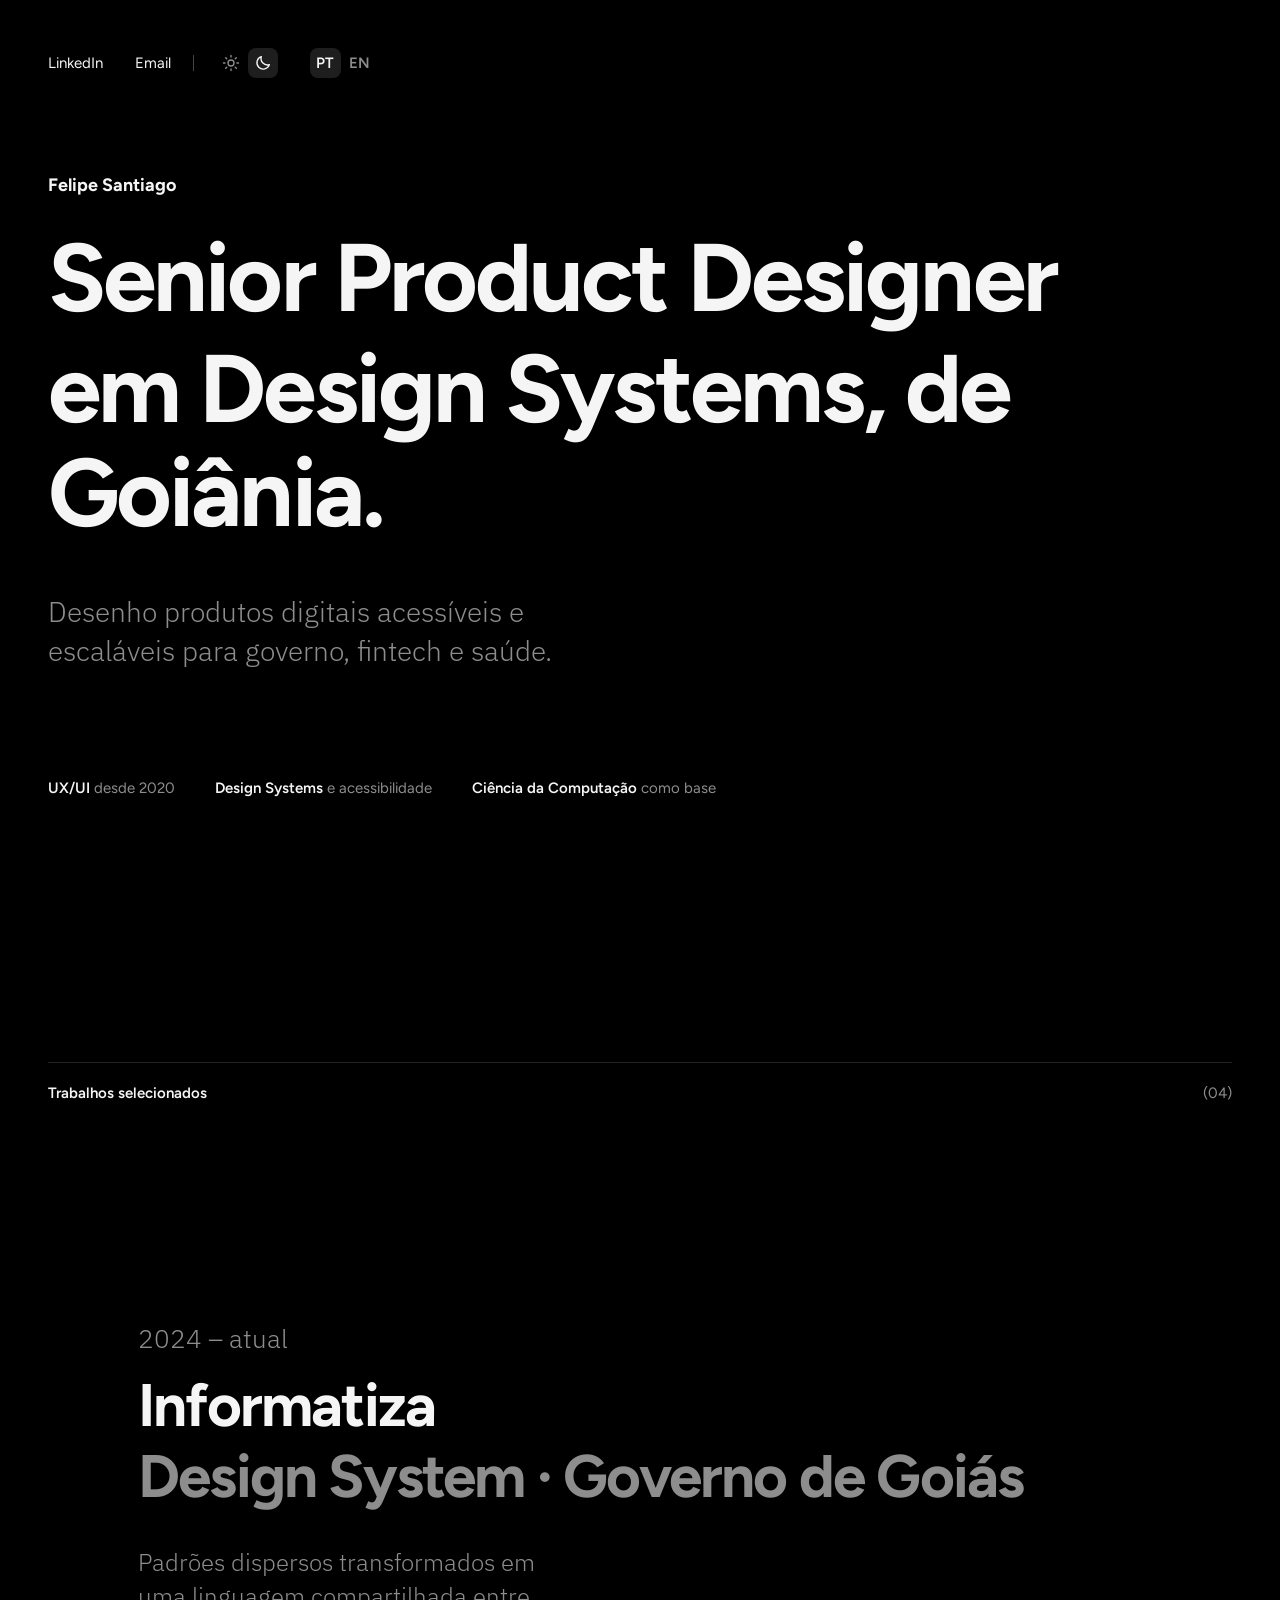
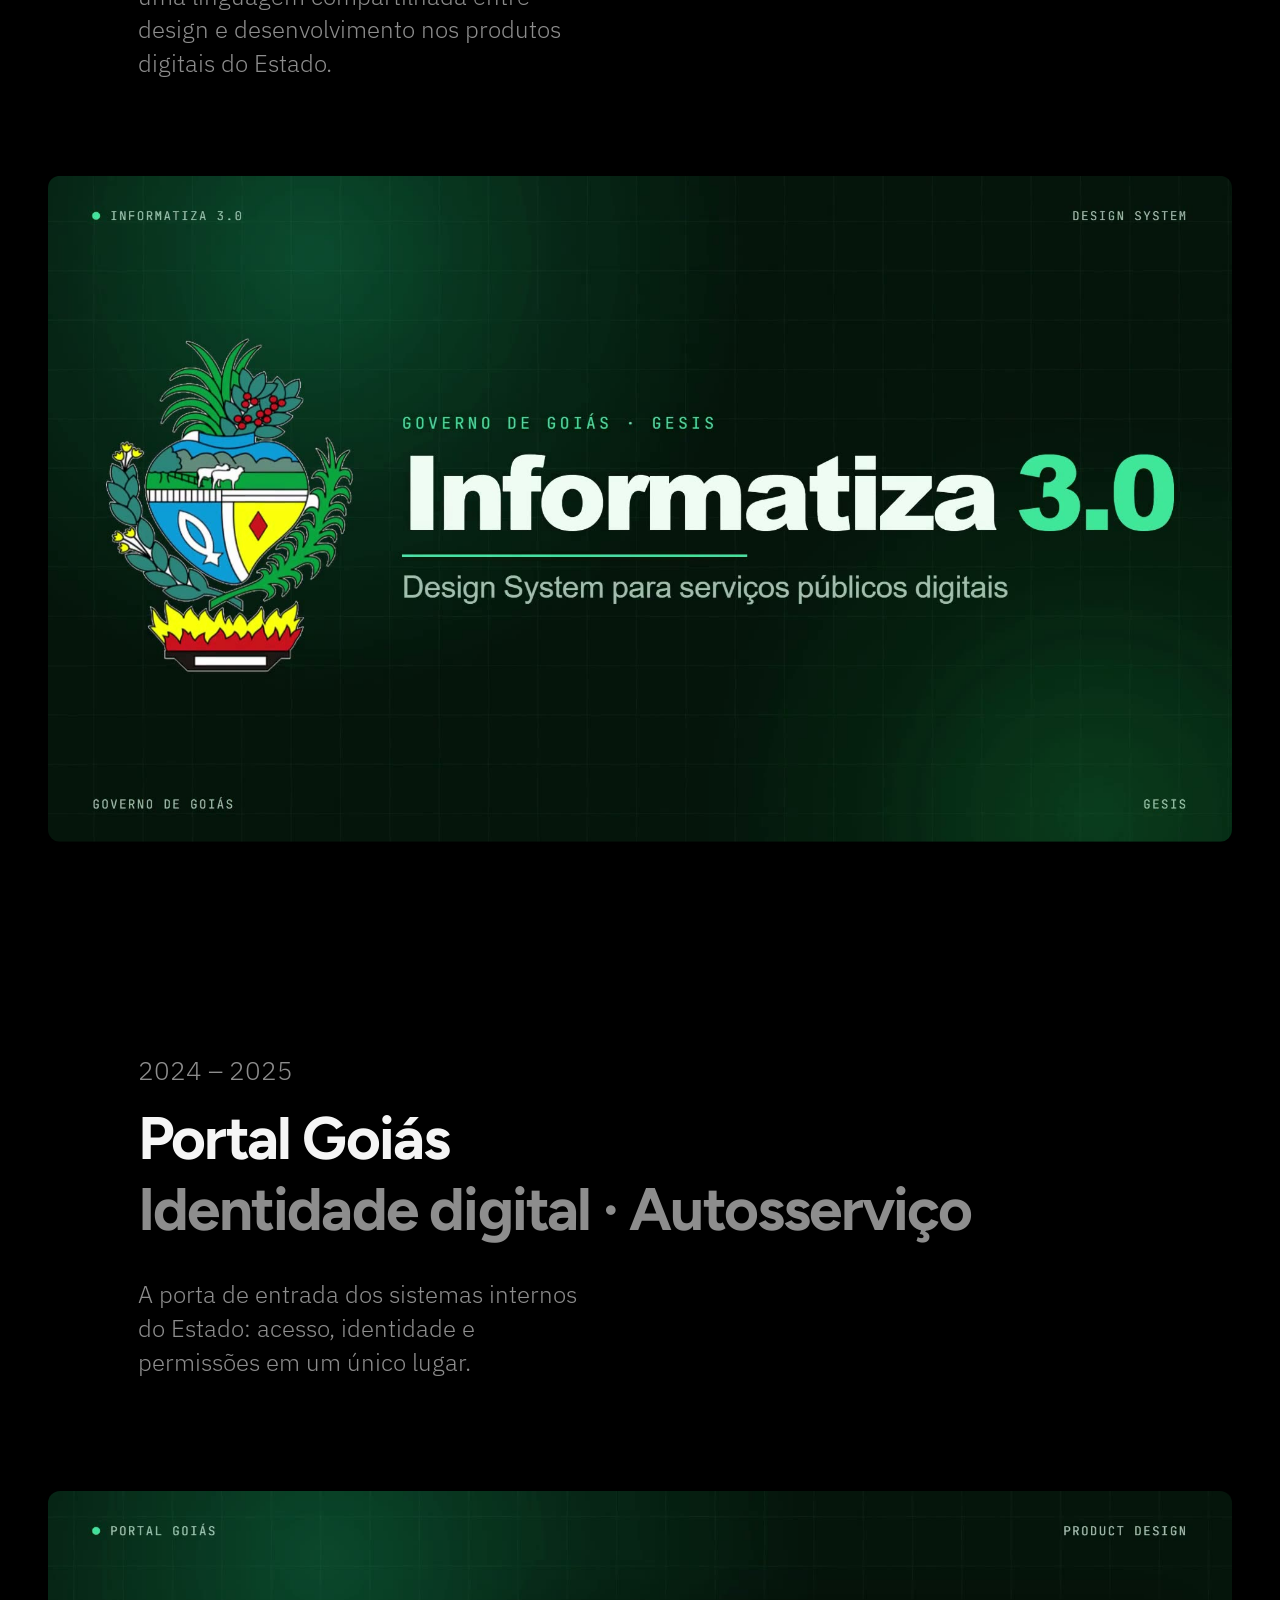
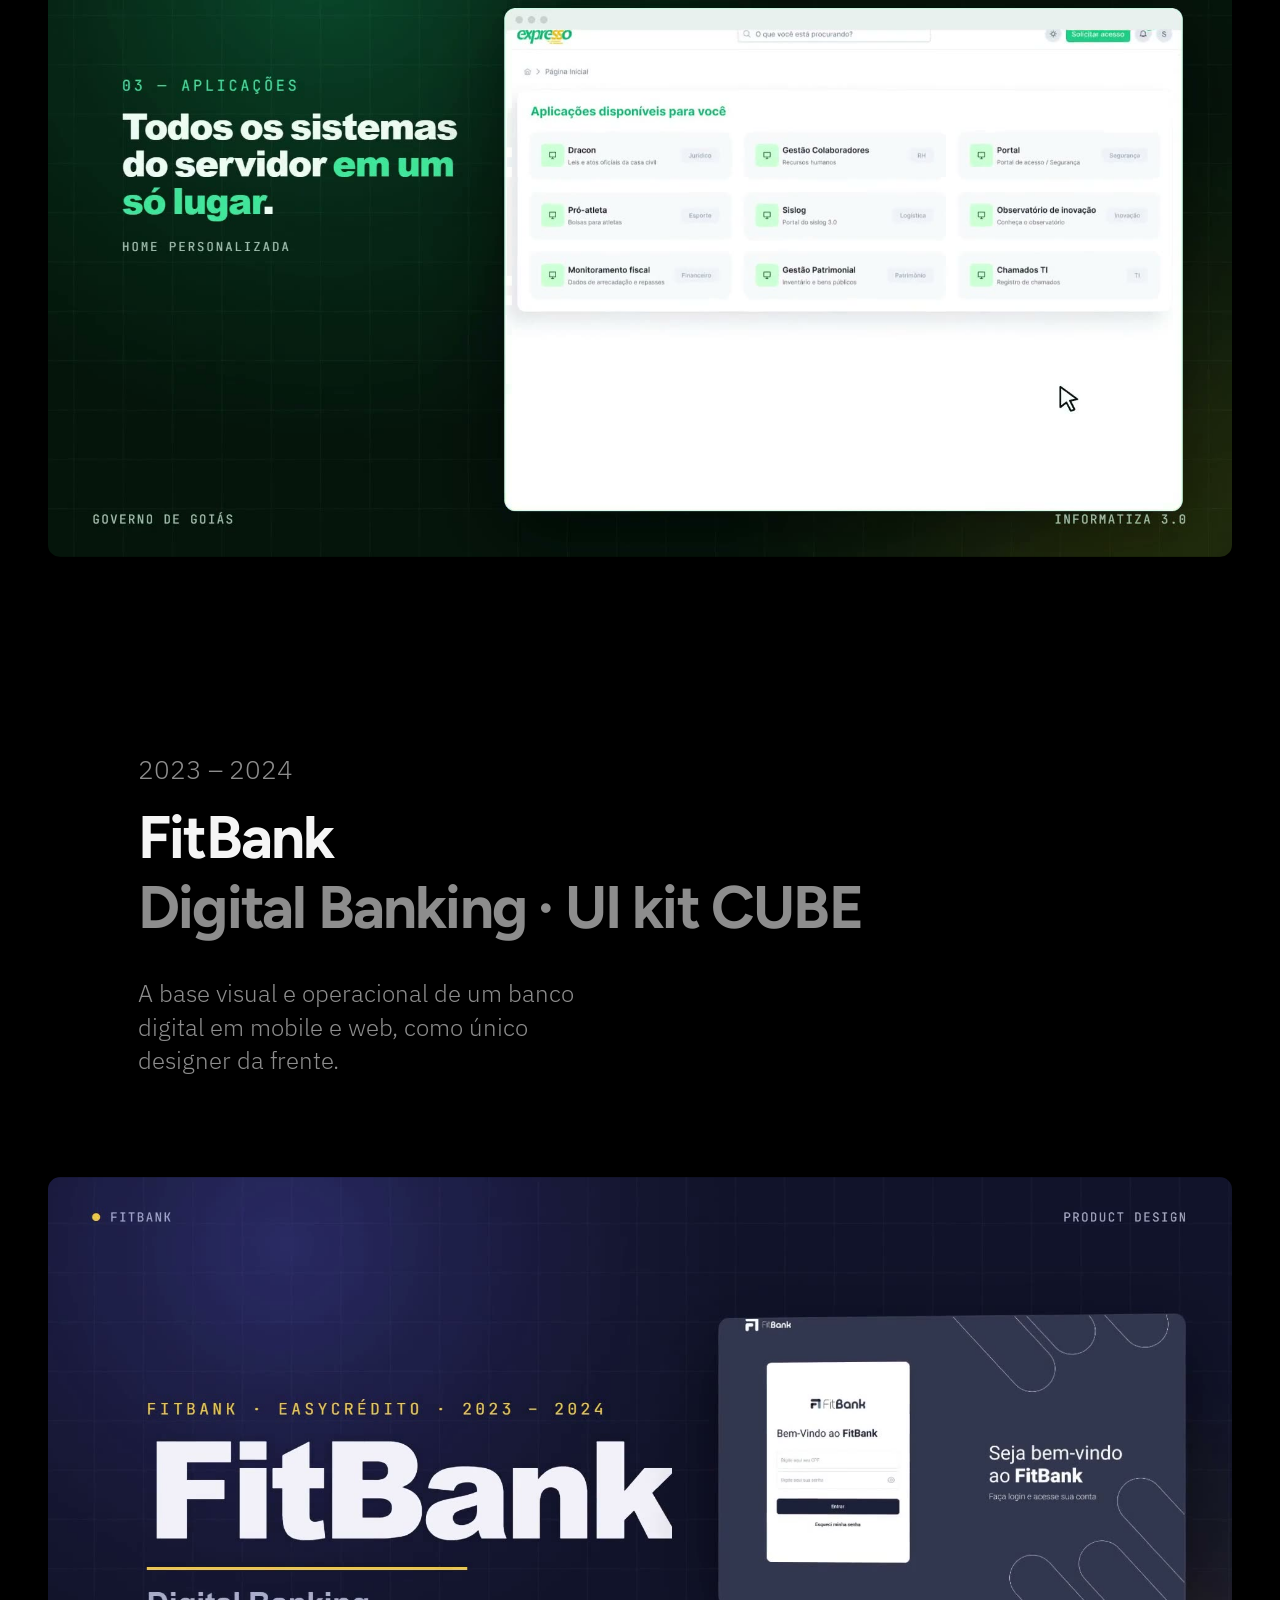
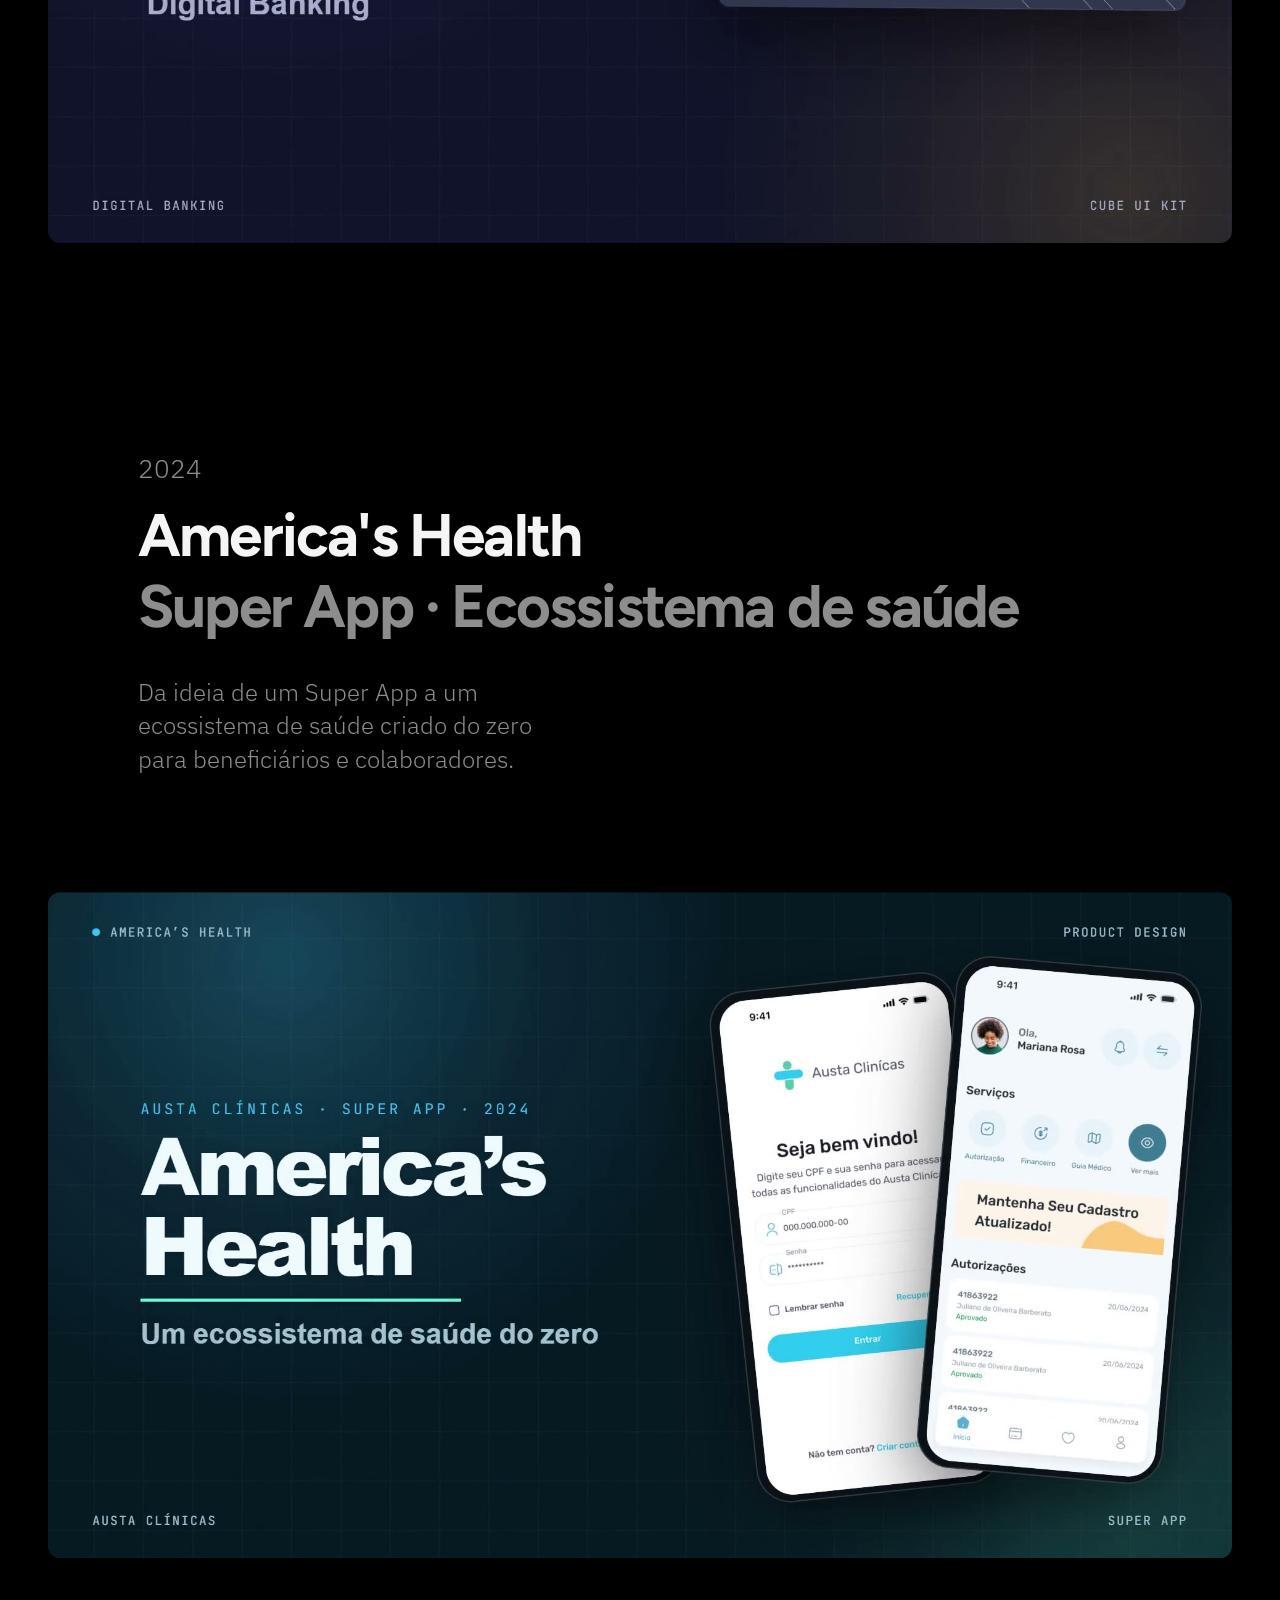
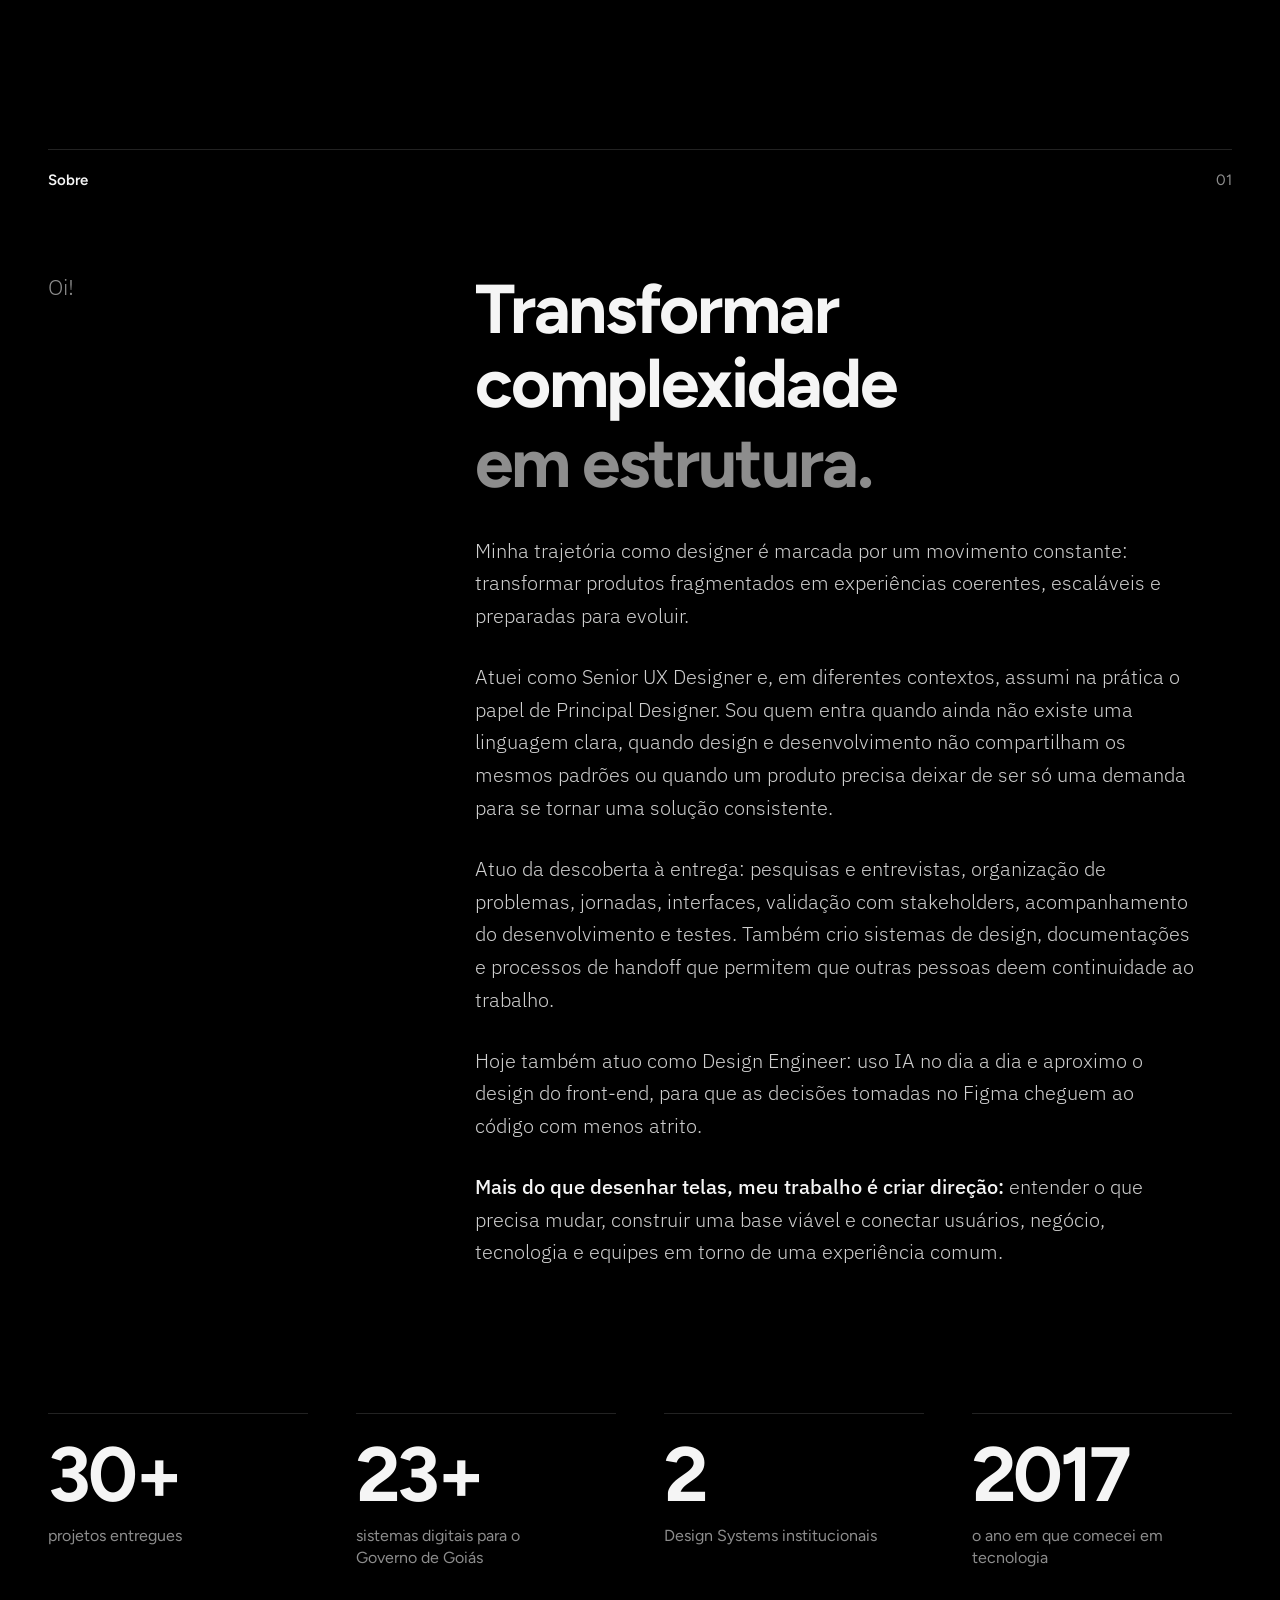
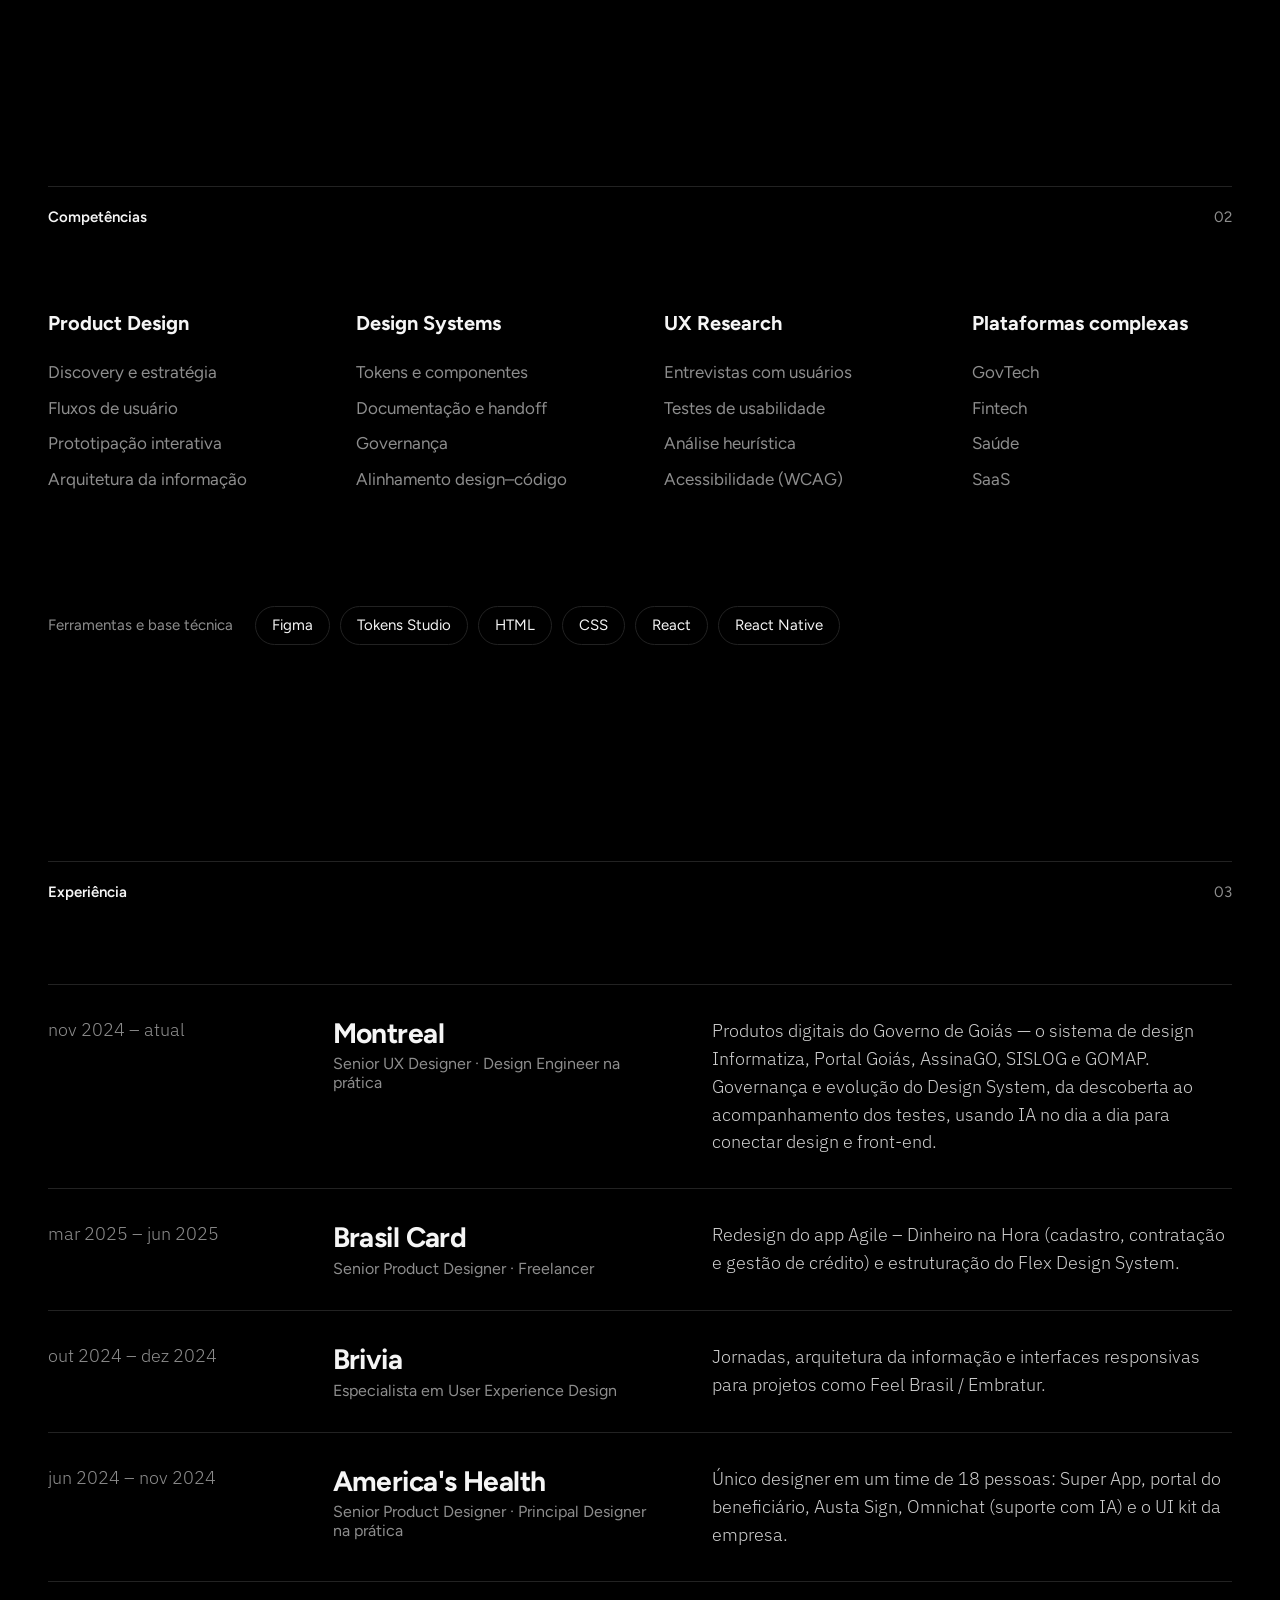
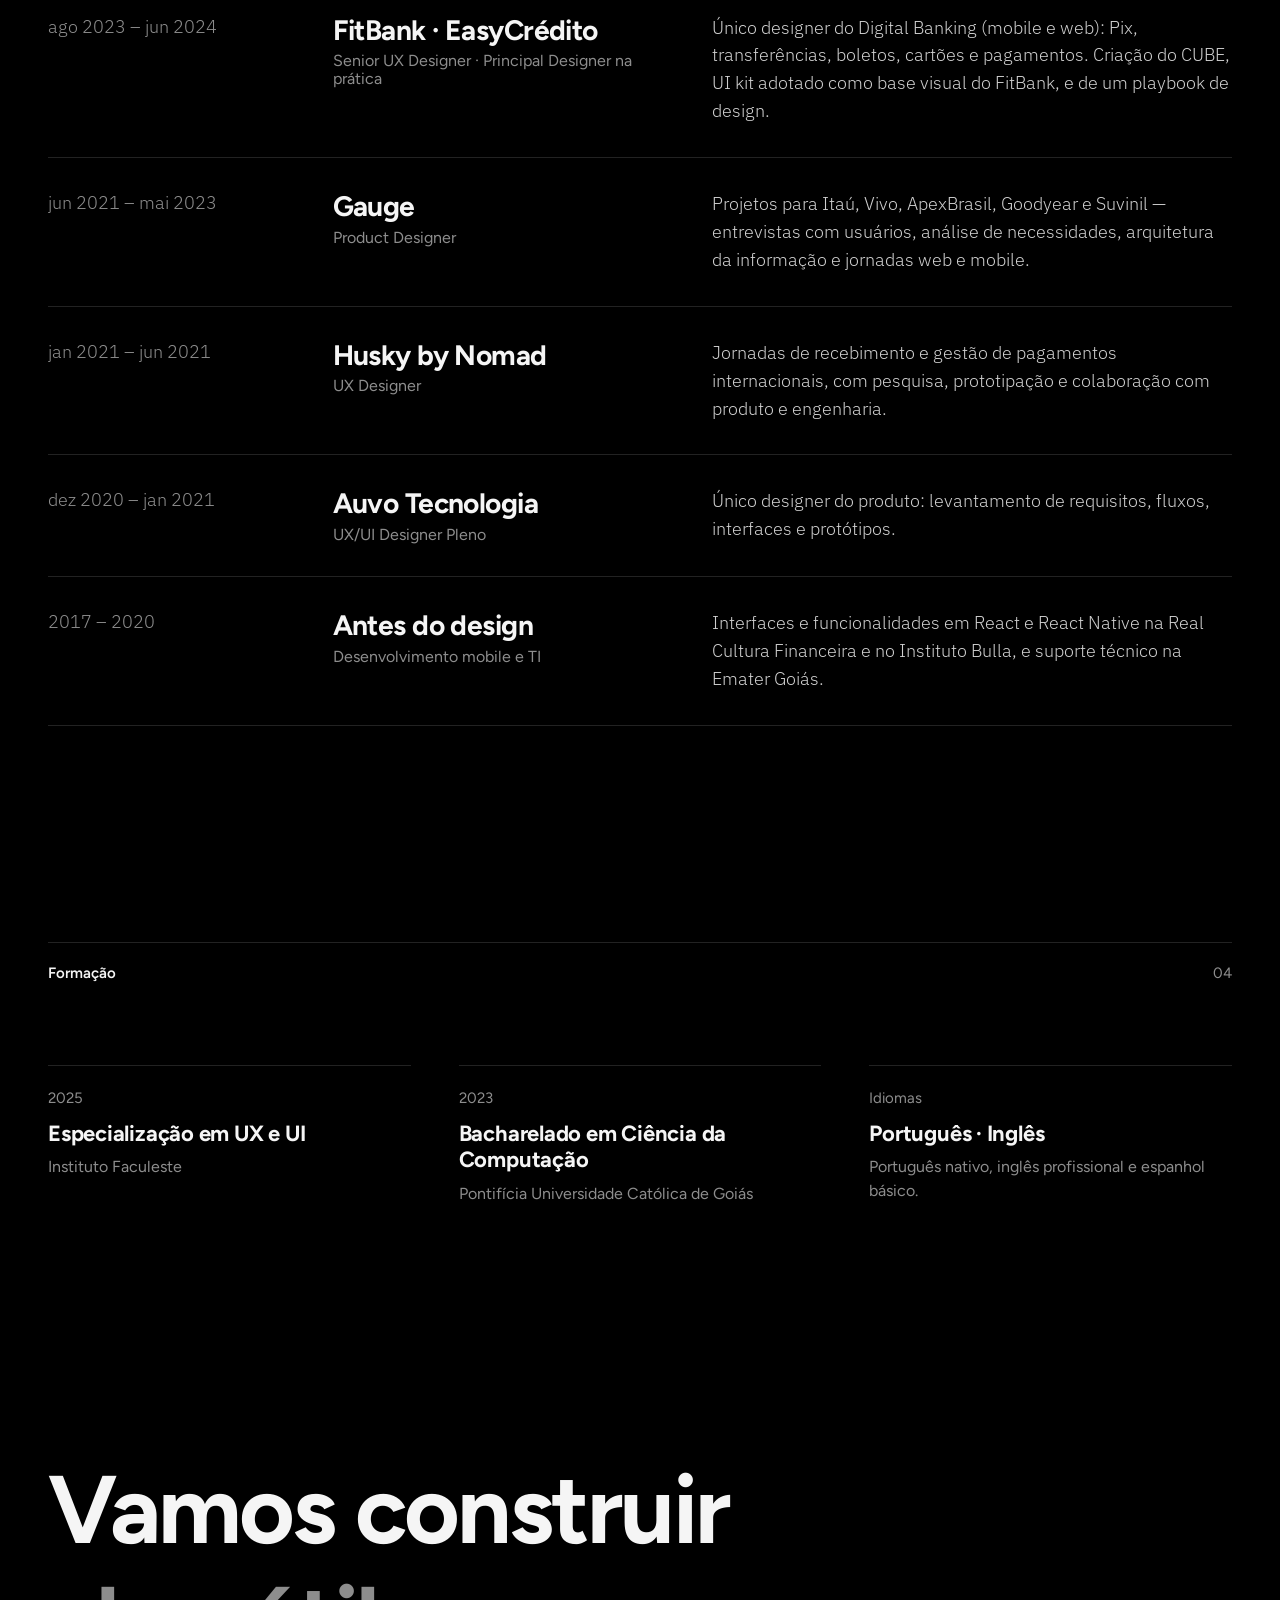
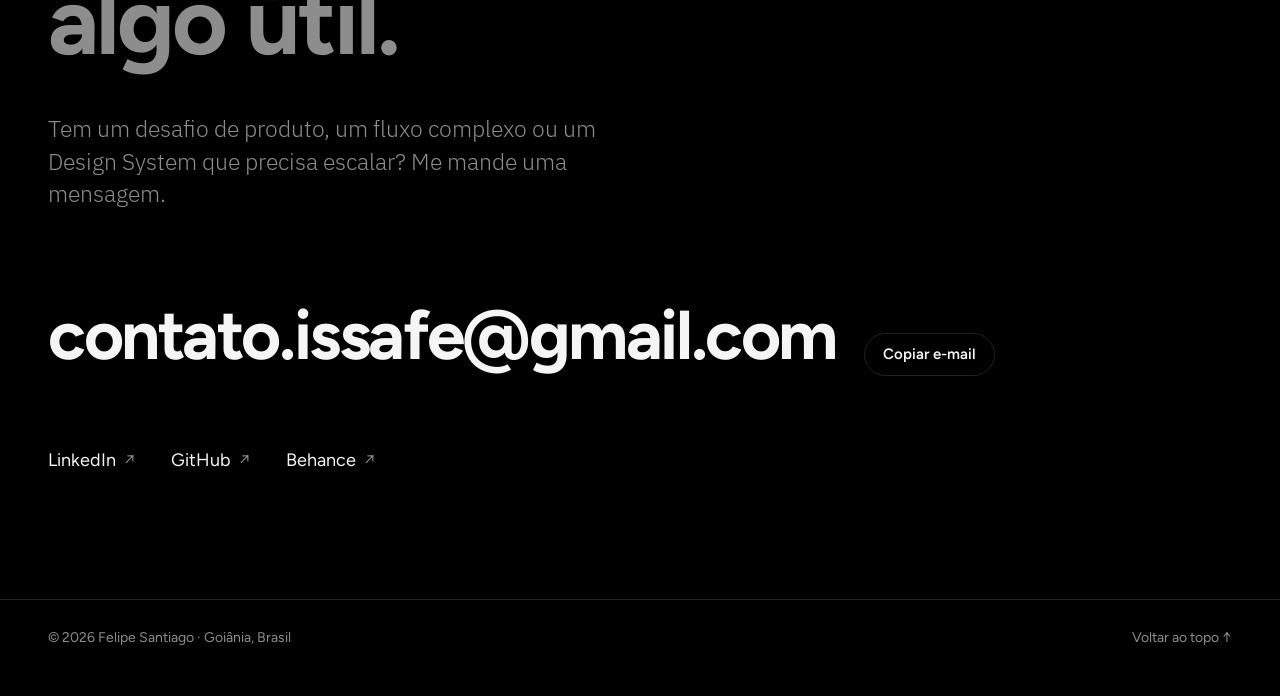
<file: index.html>
<!doctype html>
<html lang="pt-BR">
<head>
  <meta charset="utf-8">
  <script>try{var s=localStorage,t=s.getItem("theme"),l=s.getItem("lang");if(t)document.documentElement.dataset.theme=t;if(l==="en")document.documentElement.lang="en"}catch(e){}</script>
  <meta name="viewport" content="width=device-width, initial-scale=1">
  <title data-en="Felipe Santiago — Senior Product Designer">Felipe Santiago — Senior Product Designer</title>
  <meta name="description" content="Senior Product Designer em Goiânia. Design Systems, acessibilidade e produtos digitais para governo, fintech e saúde." data-pt-content="Senior Product Designer em Goiânia. Design Systems, acessibilidade e produtos digitais para governo, fintech e saúde." data-en-content="Senior Product Designer based in Goiânia, Brazil. Design Systems, accessibility and digital products for government, fintech and healthcare.">
  <link rel="canonical" href="https://felippeissa.github.io/portfolio/">
  <link rel="icon" href="favicon.svg" type="image/svg+xml">
  <meta name="theme-color" content="#000000">

  <!-- Compartilhamento (LinkedIn, WhatsApp etc.) -->
  <meta property="og:type" content="website">
  <meta property="og:site_name" content="Felipe Santiago">
  <meta property="og:title" content="Felipe Santiago — Senior Product Designer">
  <meta property="og:description" content="Design Systems, acessibilidade e produtos digitais para governo, fintech e saúde.">
  <meta property="og:url" content="https://felippeissa.github.io/portfolio/">
  <meta property="og:image" content="https://felippeissa.github.io/portfolio/assets/og-cover.jpg">
  <meta property="og:image:width" content="1200">
  <meta property="og:image:height" content="627">
  <meta property="og:locale" content="pt_BR">
  <meta name="twitter:card" content="summary_large_image">

  <script type="application/ld+json">
  {
    "@context": "https://schema.org",
    "@type": "Person",
    "name": "Felipe Santiago",
    "jobTitle": "Senior Product Designer",
    "address": { "@type": "PostalAddress", "addressLocality": "Goiânia", "addressRegion": "GO", "addressCountry": "BR" },
    "email": "mailto:contato.issafe@gmail.com",
    "url": "https://felippeissa.github.io/portfolio/",
    "sameAs": ["https://www.linkedin.com/in/thesantiagoux", "https://github.com/felippeissa", "https://www.behance.net/thesantiagoux"]
  }
  </script>

  <link rel="preconnect" href="https://fonts.googleapis.com">
  <link rel="preconnect" href="https://fonts.gstatic.com" crossorigin>
  <link href="https://fonts.googleapis.com/css2?family=Figtree:wght@400;500;600;700&family=IBM+Plex+Sans:wght@300;400;500&display=swap" rel="stylesheet">
  <link rel="stylesheet" href="styles.css?v=11">
</head>
<body>
  <a class="skip" href="#trabalho" data-en="Skip to work">Pular para os trabalhos</a>

  <!-- Fundo fixo: a cor muda sozinha conforme a seção na tela -->
  <div class="bg" id="bg"></div>

  <nav class="top" aria-label="Principal" data-pt-label="Principal" data-en-label="Main">
    <a href="https://www.linkedin.com/in/thesantiagoux" target="_blank" rel="noopener">LinkedIn</a>
    <a href="mailto:contato.issafe@gmail.com">Email</a>
    <span class="sep" aria-hidden="true"></span>
    <div class="ctrl" role="group" aria-label="Tema" data-en-label="Theme" data-pt-label="Tema">
      <button class="ctrl-btn" type="button" data-theme-set="light" aria-pressed="false" aria-label="Tema claro" data-en-label="Light theme" data-pt-label="Tema claro" title="Tema claro"><svg viewBox="0 0 24 24" aria-hidden="true"><circle cx="12" cy="12" r="4"/><path d="M12 2v2M12 20v2M4.9 4.9l1.4 1.4M17.7 17.7l1.4 1.4M2 12h2M20 12h2M4.9 19.1l1.4-1.4M17.7 6.3l1.4-1.4"/></svg></button>
      <button class="ctrl-btn" type="button" data-theme-set="dark" aria-pressed="true" aria-label="Tema escuro" data-en-label="Dark theme" data-pt-label="Tema escuro" title="Tema escuro"><svg viewBox="0 0 24 24" aria-hidden="true"><path d="M20.5 14.2A8.5 8.5 0 0 1 9.8 3.5a8.5 8.5 0 1 0 10.7 10.7z"/></svg></button>
    </div>
    <div class="ctrl" role="group" aria-label="Idioma" data-en-label="Language" data-pt-label="Idioma">
      <button class="ctrl-btn" type="button" data-lang-set="pt" aria-pressed="true" lang="pt" title="Português">PT</button>
      <button class="ctrl-btn" type="button" data-lang-set="en" aria-pressed="false" lang="en" title="English">EN</button>
    </div>
  </nav>

  <!-- Indicador fixo "Trabalho" + linha que cresce ao rolar -->
  <div class="work-indicator" id="indicator" aria-hidden="true">
    <span data-en="Work">Trabalho</span>
    <i><b id="progress"></b></i>
  </div>

  <!-- ============ EDITE A PARTIR DAQUI ============
       Cada texto em português tem a versão em inglês no atributo data-en="..." logo ao lado.
       Ao mudar um texto, atualize os dois. -->

  <header class="hero" id="top" data-bg="#000000">
    <p class="name anim-up">Felipe Santiago</p>
    <h1 class="title big">
      <span class="line"><span>Senior Product Designer</span></span>
      <span class="line"><span data-en="in Design Systems, from Goiânia, Brazil.">em Design Systems, de Goiânia.</span></span>
    </h1>
    <p class="hero-lead anim-up d1" data-en="I design accessible, scalable digital products for government, fintech and healthcare.">Desenho produtos digitais acessíveis e escaláveis para governo, fintech e saúde.</p>
    <div class="hero-meta anim-up d2">
      <span data-en="&lt;b&gt;UX/UI&lt;/b&gt; since 2020"><b>UX/UI</b> desde 2020</span>
      <span data-en="&lt;b&gt;Design Systems&lt;/b&gt; &amp; accessibility"><b>Design Systems</b> e acessibilidade</span>
      <span data-en="&lt;b&gt;Computer Science&lt;/b&gt; background"><b>Ciência da Computação</b> como base</span>
    </div>
  </header>

  <main id="trabalho">
    <div class="work-head" data-bg="#000000">
      <div class="section-label reveal-block"><b data-en="Selected work">Trabalhos selecionados</b><span>(04)</span></div>
    </div>

    <!--
      PROJETOS: cada um é um bloco <section class="project">. Para trocar um projeto,
      substitua o bloco inteiro. O link da mídia (href) leva à página do case em projetos/.
      Para usar uma imagem real no lugar da capa ilustrada, troque o <div class="cover ...">
      por <img src="assets/sua-imagem.jpg" alt="Descrição"> ou por um <video ...>.
    -->

    <section class="project" data-bg="#000000">
      <div class="intro">
        <p class="year" data-en="2024 – present">2024 – atual</p>
        <h2 class="title">
          <span class="line"><span>Informatiza</span></span>
          <span class="line sub"><span data-en="Design System · Government of Goiás">Design System · Governo de Goiás</span></span>
        </h2>
        <p class="desc" data-en="Scattered patterns turned into a language shared by design and development across the State's digital products.">Padrões dispersos transformados em uma linguagem compartilhada entre design e desenvolvimento nos produtos digitais do Estado.</p>
      </div>
      <a class="media media-link" href="projetos/informatiza.html" aria-label="Ver projeto: Informatiza" data-pt-label="Ver projeto: Informatiza" data-en-label="View project: Informatiza">
        <video src="assets/informatiza-ds.mp4" poster="assets/informatiza-ds-poster.jpg" autoplay muted loop playsinline preload="metadata"></video>
        <span class="view-cursor" aria-hidden="true"><span data-en="View project">Ver projeto</span> <i>→</i></span>
      </a>
    </section>

    <section class="project" data-bg="#141414">
      <div class="intro">
        <p class="year">2024 – 2025</p>
        <h2 class="title">
          <span class="line"><span>Portal Goiás</span></span>
          <span class="line sub"><span data-en="Digital identity · Self-service">Identidade digital · Autosserviço</span></span>
        </h2>
        <p class="desc" data-en="The front door to the State's internal systems: access, identity and permissions in one place.">A porta de entrada dos sistemas internos do Estado: acesso, identidade e permissões em um único lugar.</p>
      </div>
      <a class="media media-link" href="projetos/portal-goias.html" aria-label="Ver projeto: Portal Goiás" data-pt-label="Ver projeto: Portal Goiás" data-en-label="View project: Portal Goiás">
        <video src="assets/portal-goias.mp4" poster="assets/portal-goias-poster.jpg" autoplay muted loop playsinline preload="metadata"></video>
        <span class="view-cursor" aria-hidden="true"><span data-en="View project">Ver projeto</span> <i>→</i></span>
      </a>
    </section>

    <section class="project" data-bg="#1c1c1c">
      <div class="intro">
        <p class="year">2023 – 2024</p>
        <h2 class="title">
          <span class="line"><span>FitBank</span></span>
          <span class="line sub"><span data-en="Digital Banking · CUBE UI kit">Digital Banking · UI kit CUBE</span></span>
        </h2>
        <p class="desc" data-en="The visual and operational foundation of a digital bank on mobile and web, as its sole designer.">A base visual e operacional de um banco digital em mobile e web, como único designer da frente.</p>
      </div>
      <a class="media media-link" href="projetos/fitbank.html" aria-label="Ver projeto: FitBank" data-pt-label="Ver projeto: FitBank" data-en-label="View project: FitBank">
        <video src="assets/fitbank.mp4" poster="assets/fitbank-poster.jpg" autoplay muted loop playsinline preload="metadata"></video>
        <span class="view-cursor" aria-hidden="true"><span data-en="View project">Ver projeto</span> <i>→</i></span>
      </a>
    </section>

    <section class="project" data-bg="#141414">
      <div class="intro">
        <p class="year">2024</p>
        <h2 class="title">
          <span class="line"><span>America's Health</span></span>
          <span class="line sub"><span data-en="Super App · Healthcare ecosystem">Super App · Ecossistema de saúde</span></span>
        </h2>
        <p class="desc" data-en="From the idea of a Super App to a healthcare ecosystem built from scratch for members and staff.">Da ideia de um Super App a um ecossistema de saúde criado do zero para beneficiários e colaboradores.</p>
      </div>
      <a class="media media-link" href="projetos/austa-clinicas.html" aria-label="Ver projeto: America's Health" data-pt-label="Ver projeto: America's Health" data-en-label="View project: America's Health">
        <video src="assets/americas-health.mp4" poster="assets/americas-health-poster.jpg" autoplay muted loop playsinline preload="metadata"></video>
        <span class="view-cursor" aria-hidden="true"><span data-en="View project">Ver projeto</span> <i>→</i></span>
      </a>
    </section>
  </main>

  <!-- SOBRE -->
  <section class="section" id="sobre" data-bg="#000000">
    <div class="section-label reveal-block"><b data-en="About">Sobre</b><span>01</span></div>
    <div class="about-grid">
      <p class="kicker reveal-block" data-en="Hey!">Oi!</p>
      <div class="about-body">
        <h2 class="title mid">
          <span class="line"><span data-en="Turning complexity">Transformar complexidade</span></span>
          <span class="line sub"><span data-en="into structure.">em estrutura.</span></span>
        </h2>
        <p class="reveal-block" data-en="My path as a designer follows one constant movement: turning fragmented products into coherent, scalable experiences that are ready to evolve.">Minha trajetória como designer é marcada por um movimento constante: transformar produtos fragmentados em experiências coerentes, escaláveis e preparadas para evoluir.</p>
        <p class="reveal-block" data-en="I've worked as a Senior UX Designer and, in different contexts, have taken on the role of Principal Designer in practice. I'm the person who comes in when there is no clear language yet, when design and development don't share the same patterns, or when a product needs to stop being just a request and become a consistent solution.">Atuei como Senior UX Designer e, em diferentes contextos, assumi na prática o papel de Principal Designer. Sou quem entra quando ainda não existe uma linguagem clara, quando design e desenvolvimento não compartilham os mesmos padrões ou quando um produto precisa deixar de ser só uma demanda para se tornar uma solução consistente.</p>
        <p class="reveal-block" data-en="I work from discovery to delivery: research and interviews, problem framing, journeys, interfaces, validation with stakeholders, development follow-up and testing. I also build design systems, documentation and handoff processes that let other people carry the work forward.">Atuo da descoberta à entrega: pesquisas e entrevistas, organização de problemas, jornadas, interfaces, validação com stakeholders, acompanhamento do desenvolvimento e testes. Também crio sistemas de design, documentações e processos de handoff que permitem que outras pessoas deem continuidade ao trabalho.</p>
        <p class="reveal-block" data-en="Today I also work as a Design Engineer: I use AI every day and bring design and front-end together, so decisions made in Figma reach the code with less friction.">Hoje também atuo como Design Engineer: uso IA no dia a dia e aproximo o design do front-end, para que as decisões tomadas no Figma cheguem ao código com menos atrito.</p>
        <p class="reveal-block" data-en="&lt;strong&gt;More than designing screens, my work is to set direction:&lt;/strong&gt; understand what needs to change, build a viable foundation and connect users, business, technology and teams around a shared experience."><strong>Mais do que desenhar telas, meu trabalho é criar direção:</strong> entender o que precisa mudar, construir uma base viável e conectar usuários, negócio, tecnologia e equipes em torno de uma experiência comum.</p>
      </div>
    </div>
    <div class="numbers reveal-block">
      <div><b>30+</b><span data-en="projects delivered">projetos entregues</span></div>
      <div><b>23+</b><span data-en="digital systems for the Government of Goiás">sistemas digitais para o Governo de Goiás</span></div>
      <div><b>2</b><span data-en="institutional Design Systems">Design Systems institucionais</span></div>
      <div><b>2017</b><span data-en="the year I started working in tech">o ano em que comecei em tecnologia</span></div>
    </div>
  </section>

  <!-- COMPETÊNCIAS -->
  <section class="section" id="competencias" data-bg="#000000">
    <div class="section-label reveal-block"><b data-en="Expertise">Competências</b><span>02</span></div>
    <div class="skills reveal-block">
      <div>
        <h3>Product Design</h3>
        <ul>
          <li data-en="Discovery &amp; strategy">Discovery e estratégia</li>
          <li data-en="User flows">Fluxos de usuário</li>
          <li data-en="Interactive prototyping">Prototipação interativa</li>
          <li data-en="Information architecture">Arquitetura da informação</li>
        </ul>
      </div>
      <div>
        <h3>Design Systems</h3>
        <ul>
          <li data-en="Tokens &amp; components">Tokens e componentes</li>
          <li data-en="Documentation &amp; handoff">Documentação e handoff</li>
          <li data-en="Governance">Governança</li>
          <li data-en="Design-to-code alignment">Alinhamento design–código</li>
        </ul>
      </div>
      <div>
        <h3>UX Research</h3>
        <ul>
          <li data-en="User interviews">Entrevistas com usuários</li>
          <li data-en="Usability testing">Testes de usabilidade</li>
          <li data-en="Heuristic analysis">Análise heurística</li>
          <li data-en="Accessibility (WCAG)">Acessibilidade (WCAG)</li>
        </ul>
      </div>
      <div>
        <h3 data-en="Complex platforms">Plataformas complexas</h3>
        <ul>
          <li>GovTech</li>
          <li>Fintech</li>
          <li data-en="Healthcare">Saúde</li>
          <li>SaaS</li>
        </ul>
      </div>
    </div>
    <div class="tools reveal-block">
      <p data-en="Tools and technical base">Ferramentas e base técnica</p>
      <span>Figma</span><span>Tokens Studio</span><span>HTML</span><span>CSS</span><span>React</span><span>React Native</span>
    </div>
  </section>

  <!-- EXPERIÊNCIA -->
  <section class="section" id="experiencia" data-bg="#000000">
    <div class="section-label reveal-block"><b data-en="Experience">Experiência</b><span>03</span></div>
    <div class="xp">
      <div class="xp-row reveal-block">
        <span class="when" data-en="Nov 2024 – present">nov 2024 – atual</span>
        <h3>Montreal<span class="role" data-en="Senior UX Designer · Design Engineer in practice">Senior UX Designer · Design Engineer na prática</span></h3>
        <p data-en="Government of Goiás digital products — the Informatiza design system, Portal Goiás, AssinaGO, SISLOG and GOMAP. Design System governance and evolution, from discovery to test follow-up, using AI every day to connect design and front-end.">Produtos digitais do Governo de Goiás — o sistema de design Informatiza, Portal Goiás, AssinaGO, SISLOG e GOMAP. Governança e evolução do Design System, da descoberta ao acompanhamento dos testes, usando IA no dia a dia para conectar design e front-end.</p>
      </div>
      <div class="xp-row reveal-block">
        <span class="when" data-en="Mar 2025 – Jun 2025">mar 2025 – jun 2025</span>
        <h3>Brasil Card<span class="role">Senior Product Designer · Freelancer</span></h3>
        <p data-en="Redesign of the Agile – Dinheiro na Hora app (sign-up, contracting and credit management journeys) and structuring of the Flex Design System.">Redesign do app Agile – Dinheiro na Hora (cadastro, contratação e gestão de crédito) e estruturação do Flex Design System.</p>
      </div>
      <div class="xp-row reveal-block">
        <span class="when" data-en="Oct 2024 – Dec 2024">out 2024 – dez 2024</span>
        <h3>Brivia<span class="role" data-en="User Experience Design Specialist">Especialista em User Experience Design</span></h3>
        <p data-en="Journeys, information architecture and responsive interfaces for projects such as Feel Brasil / Embratur.">Jornadas, arquitetura da informação e interfaces responsivas para projetos como Feel Brasil / Embratur.</p>
      </div>
      <div class="xp-row reveal-block">
        <span class="when" data-en="Jun 2024 – Nov 2024">jun 2024 – nov 2024</span>
        <h3>America's Health<span class="role" data-en="Senior Product Designer · Principal Designer in practice">Senior Product Designer · Principal Designer na prática</span></h3>
        <p data-en="Sole designer on an 18-person team: Super App, member portal, Austa Sign, Omnichat (AI-assisted support) and the company's UI kit.">Único designer em um time de 18 pessoas: Super App, portal do beneficiário, Austa Sign, Omnichat (suporte com IA) e o UI kit da empresa.</p>
      </div>
      <div class="xp-row reveal-block">
        <span class="when" data-en="Aug 2023 – Jun 2024">ago 2023 – jun 2024</span>
        <h3>FitBank · EasyCrédito<span class="role" data-en="Senior UX Designer · Principal Designer in practice">Senior UX Designer · Principal Designer na prática</span></h3>
        <p data-en="Sole designer on Digital Banking (mobile and web): Pix, transfers, bank slips, cards and payments. Created CUBE, the UI kit adopted as FitBank's visual foundation, and a design playbook.">Único designer do Digital Banking (mobile e web): Pix, transferências, boletos, cartões e pagamentos. Criação do CUBE, UI kit adotado como base visual do FitBank, e de um playbook de design.</p>
      </div>
      <div class="xp-row reveal-block">
        <span class="when" data-en="Jun 2021 – May 2023">jun 2021 – mai 2023</span>
        <h3>Gauge<span class="role">Product Designer</span></h3>
        <p data-en="Projects for Itaú, Vivo, ApexBrasil, Goodyear and Suvinil — user interviews, needs analysis, information architecture and web and mobile journeys.">Projetos para Itaú, Vivo, ApexBrasil, Goodyear e Suvinil — entrevistas com usuários, análise de necessidades, arquitetura da informação e jornadas web e mobile.</p>
      </div>
      <div class="xp-row reveal-block">
        <span class="when" data-en="Jan 2021 – Jun 2021">jan 2021 – jun 2021</span>
        <h3>Husky by Nomad<span class="role">UX Designer</span></h3>
        <p data-en="Journeys for receiving and managing international payments, with research, prototyping and product and engineering collaboration.">Jornadas de recebimento e gestão de pagamentos internacionais, com pesquisa, prototipação e colaboração com produto e engenharia.</p>
      </div>
      <div class="xp-row reveal-block">
        <span class="when" data-en="Dec 2020 – Jan 2021">dez 2020 – jan 2021</span>
        <h3>Auvo Tecnologia<span class="role" data-en="UX/UI Designer">UX/UI Designer Pleno</span></h3>
        <p data-en="Sole designer on the product: requirements, flows, interfaces and prototypes.">Único designer do produto: levantamento de requisitos, fluxos, interfaces e protótipos.</p>
      </div>
      <div class="xp-row reveal-block">
        <span class="when">2017 – 2020</span>
        <h3><span data-en="Before design">Antes do design</span><span class="role" data-en="Mobile development &amp; IT">Desenvolvimento mobile e TI</span></h3>
        <p data-en="Interfaces and features in React and React Native at Real Cultura Financeira and Instituto Bulla, and technical support at Emater Goiás.">Interfaces e funcionalidades em React e React Native na Real Cultura Financeira e no Instituto Bulla, e suporte técnico na Emater Goiás.</p>
      </div>
    </div>
  </section>

  <!-- FORMAÇÃO -->
  <section class="section" id="formacao" data-bg="#000000">
    <div class="section-label reveal-block"><b data-en="Education">Formação</b><span>04</span></div>
    <div class="edu reveal-block">
      <div>
        <span class="when">2025</span>
        <h3 data-en="Specialization in UX &amp; UI">Especialização em UX e UI</h3>
        <p>Instituto Faculeste</p>
      </div>
      <div>
        <span class="when">2023</span>
        <h3 data-en="B.Sc. in Computer Science">Bacharelado em Ciência da Computação</h3>
        <p data-en="Pontifical Catholic University of Goiás">Pontifícia Universidade Católica de Goiás</p>
      </div>
      <div>
        <span class="when" data-en="Languages">Idiomas</span>
        <h3 data-en="Portuguese · English">Português · Inglês</h3>
        <p data-en="Native Portuguese, professional working English and limited working Spanish.">Português nativo, inglês profissional e espanhol básico.</p>
      </div>
    </div>
  </section>

  <!-- CONTATO -->
  <footer class="contact" id="contato" data-bg="#000000">
    <h2 class="title big">
      <span class="line"><span data-en="Let's build">Vamos construir</span></span>
      <span class="line sub"><span data-en="something useful.">algo útil.</span></span>
    </h2>
    <p class="lead anim-up" data-en="Have a product challenge, a complex workflow or a Design System that needs to scale? Send me a message.">Tem um desafio de produto, um fluxo complexo ou um Design System que precisa escalar? Me mande uma mensagem.</p>
    <div class="mail-row anim-up d1">
      <a class="mail" href="mailto:contato.issafe@gmail.com">contato.issafe@gmail.com</a>
      <button class="copy-btn" type="button" data-copy="contato.issafe@gmail.com" data-en="Copy e-mail">Copiar e-mail</button>
    </div>
    <div class="links anim-up d2">
      <a href="https://www.linkedin.com/in/thesantiagoux" target="_blank" rel="noopener">LinkedIn</a>
      <a href="https://github.com/felippeissa" target="_blank" rel="noopener">GitHub</a>
      <a href="https://www.behance.net/thesantiagoux" target="_blank" rel="noopener">Behance</a>
    </div>
  </footer>

  <!-- ============ FIM da área de edição ============ -->

  <div class="site-foot">
    <span>© <span data-year>2026</span> Felipe Santiago · Goiânia, <span data-en="Brazil">Brasil</span></span>
    <a href="#top" class="to-top" data-en="Back to top ↑">Voltar ao topo ↑</a>
  </div>

  <script src="script.js?v=11"></script>
</body>
</html>
</file>
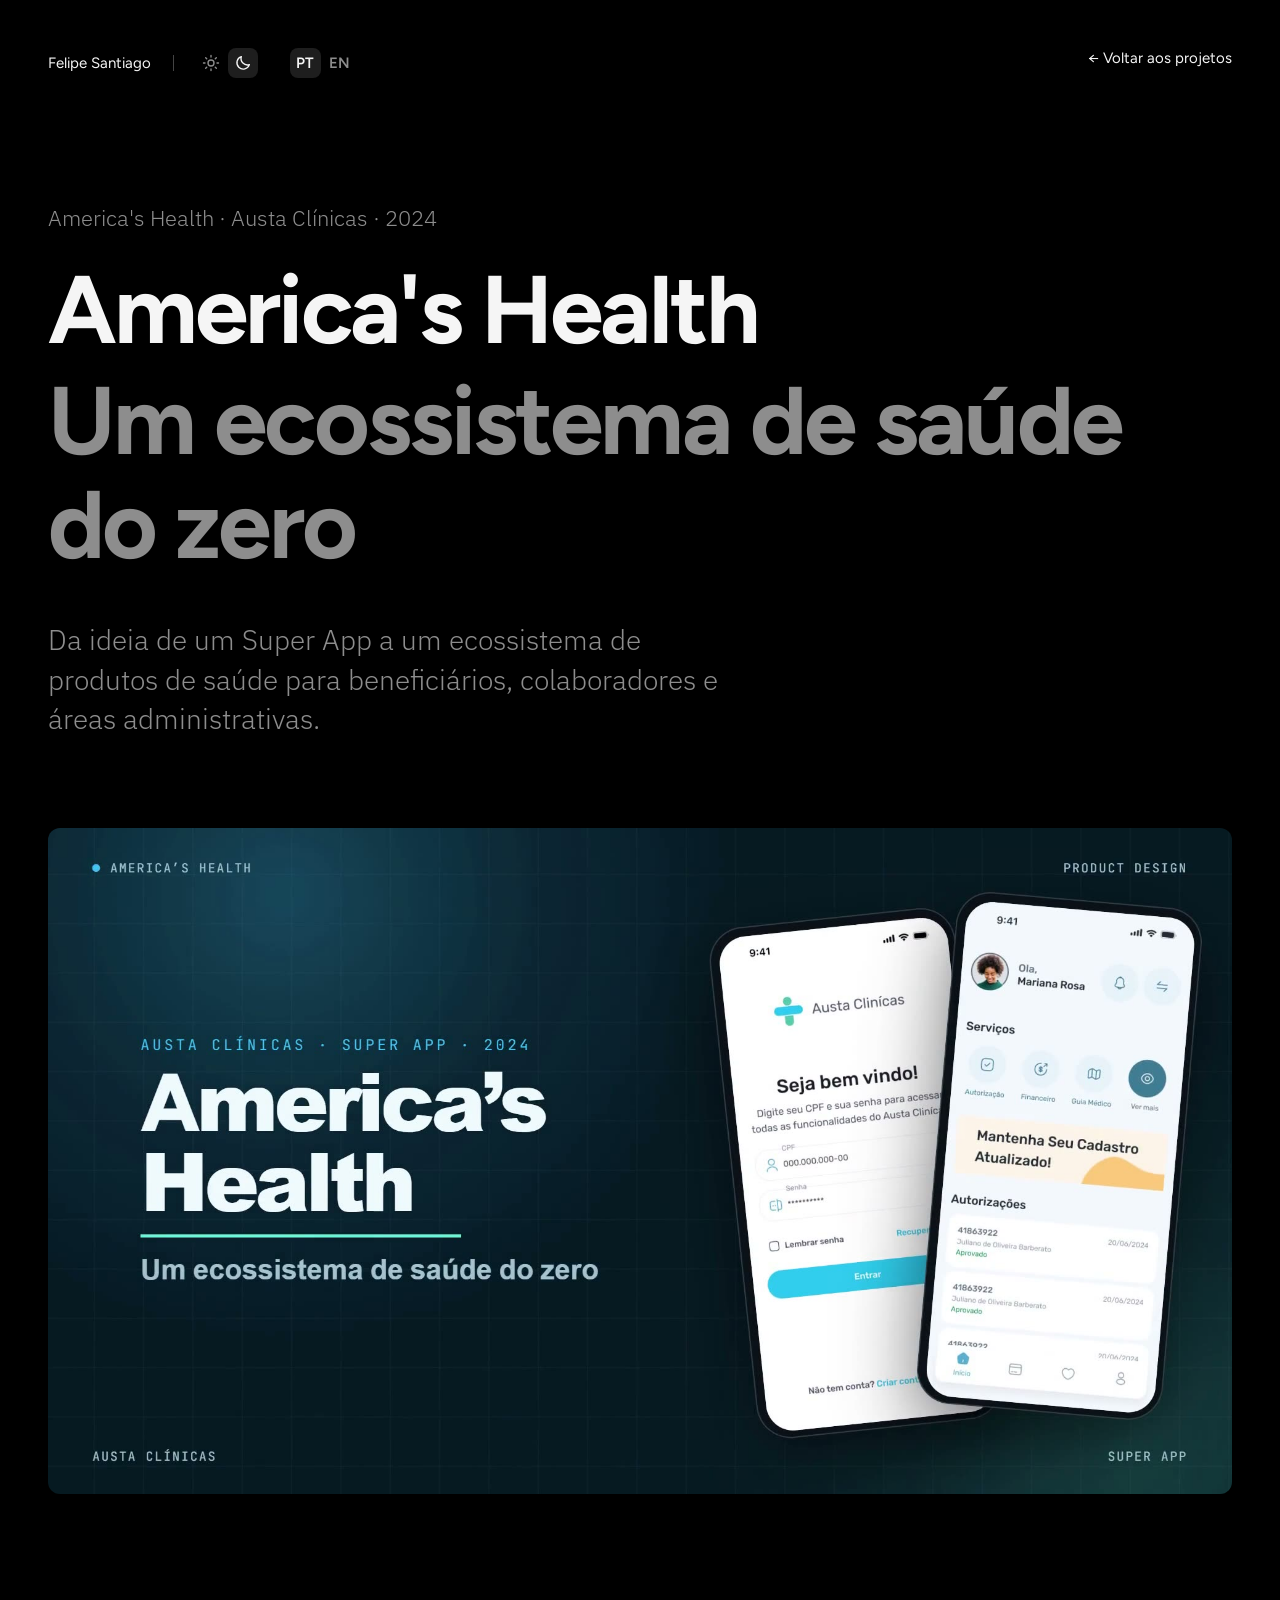
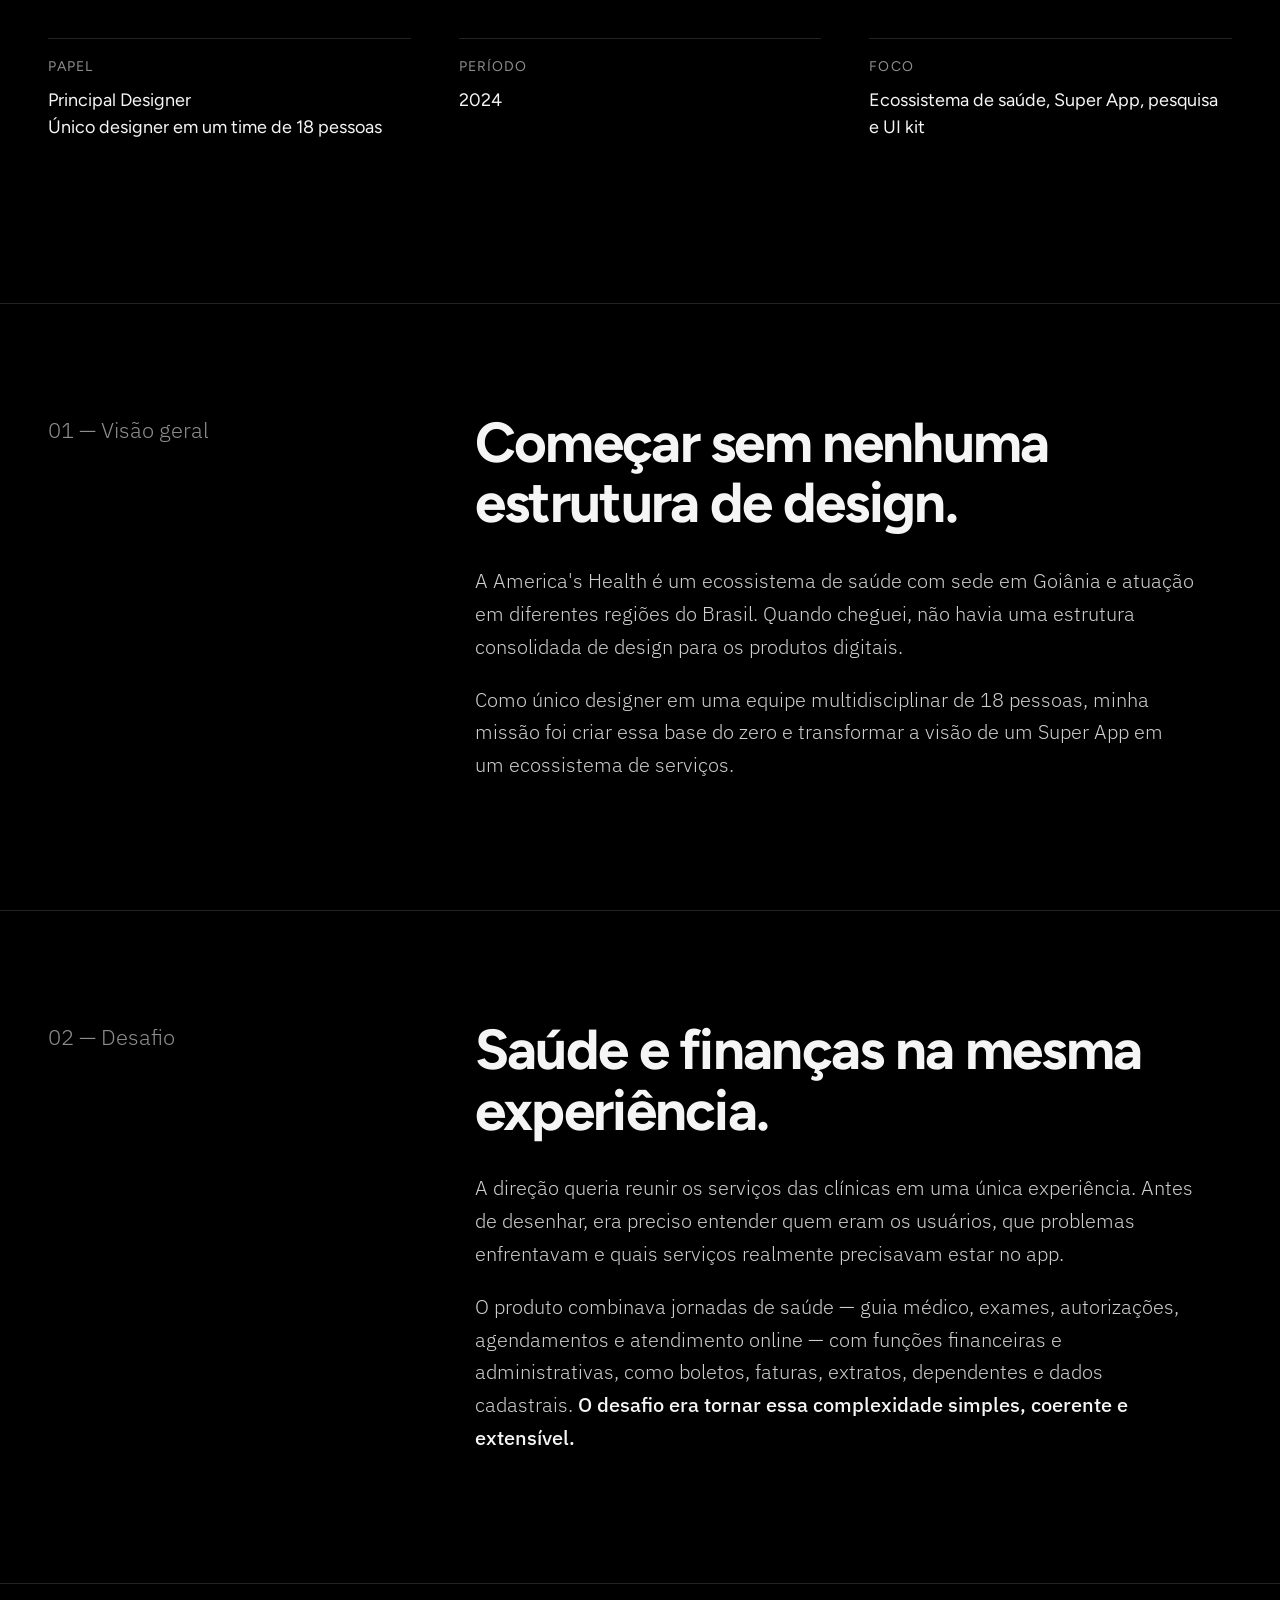
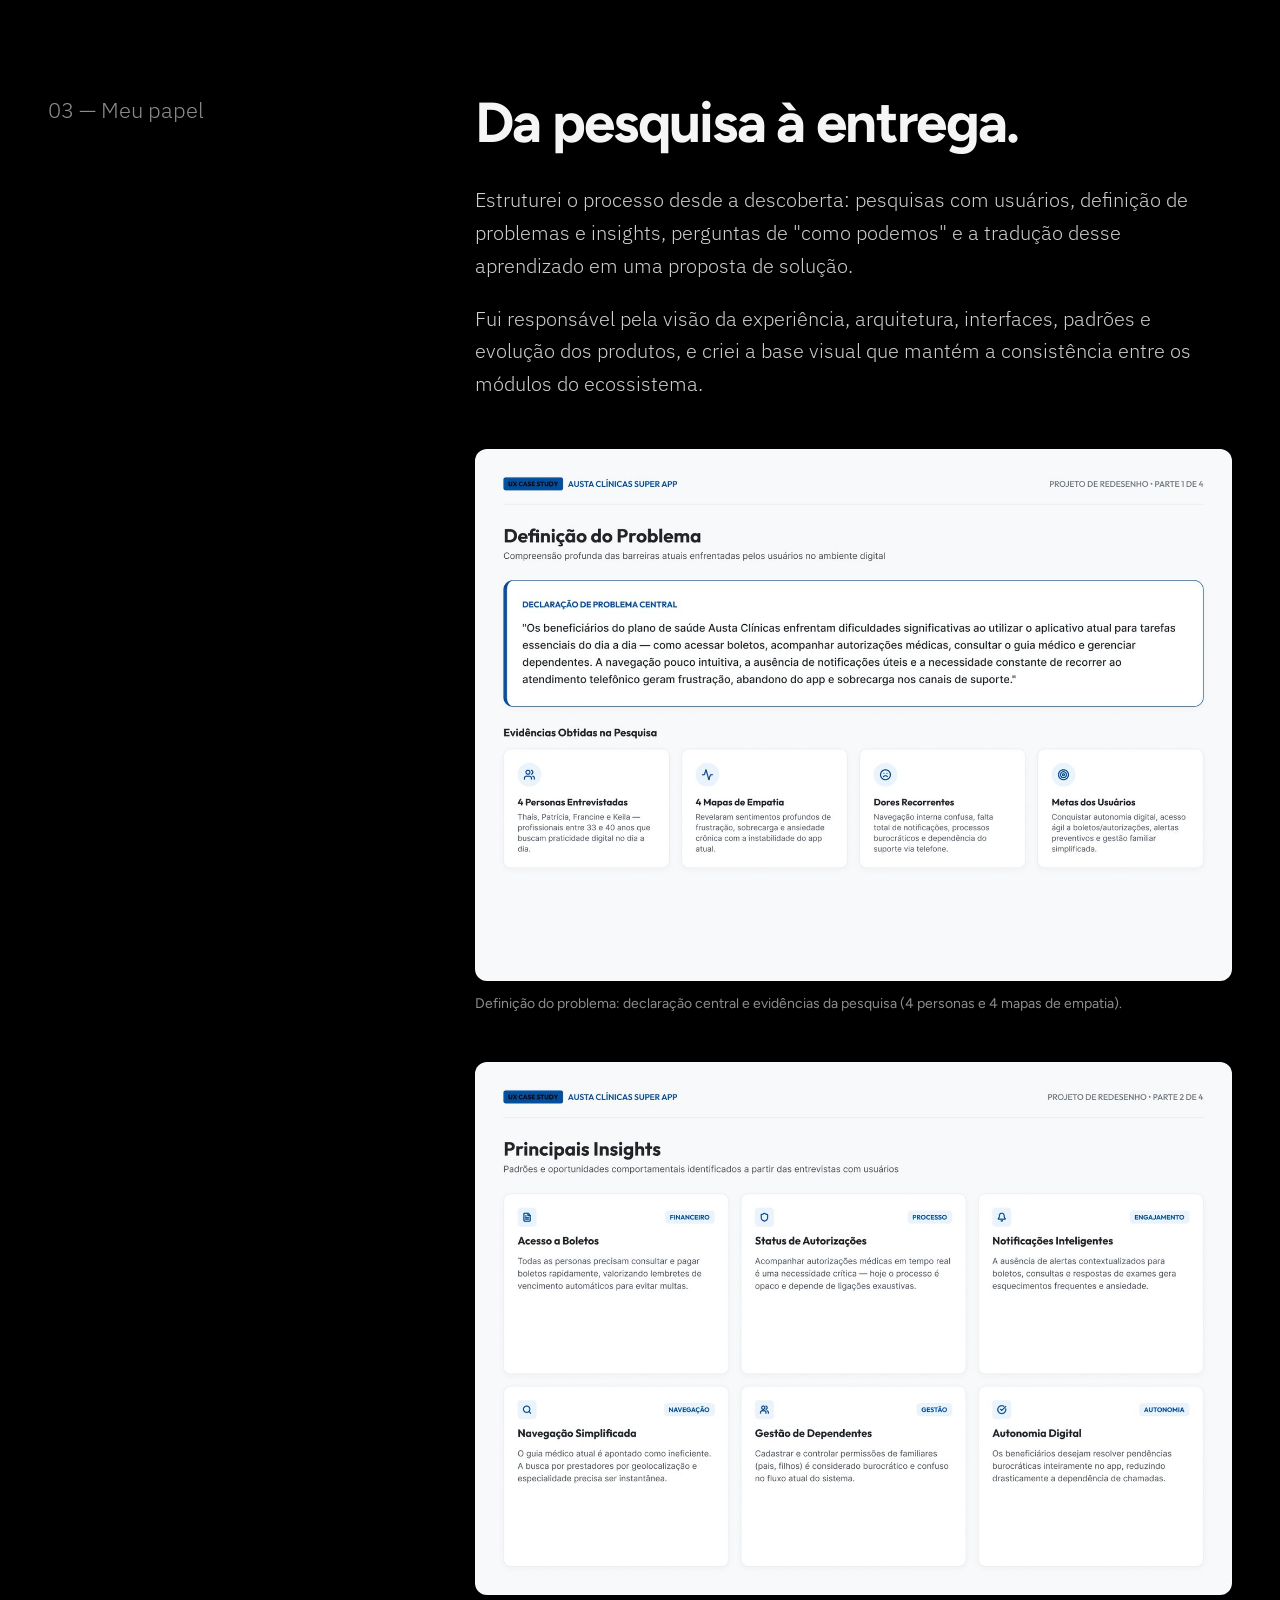
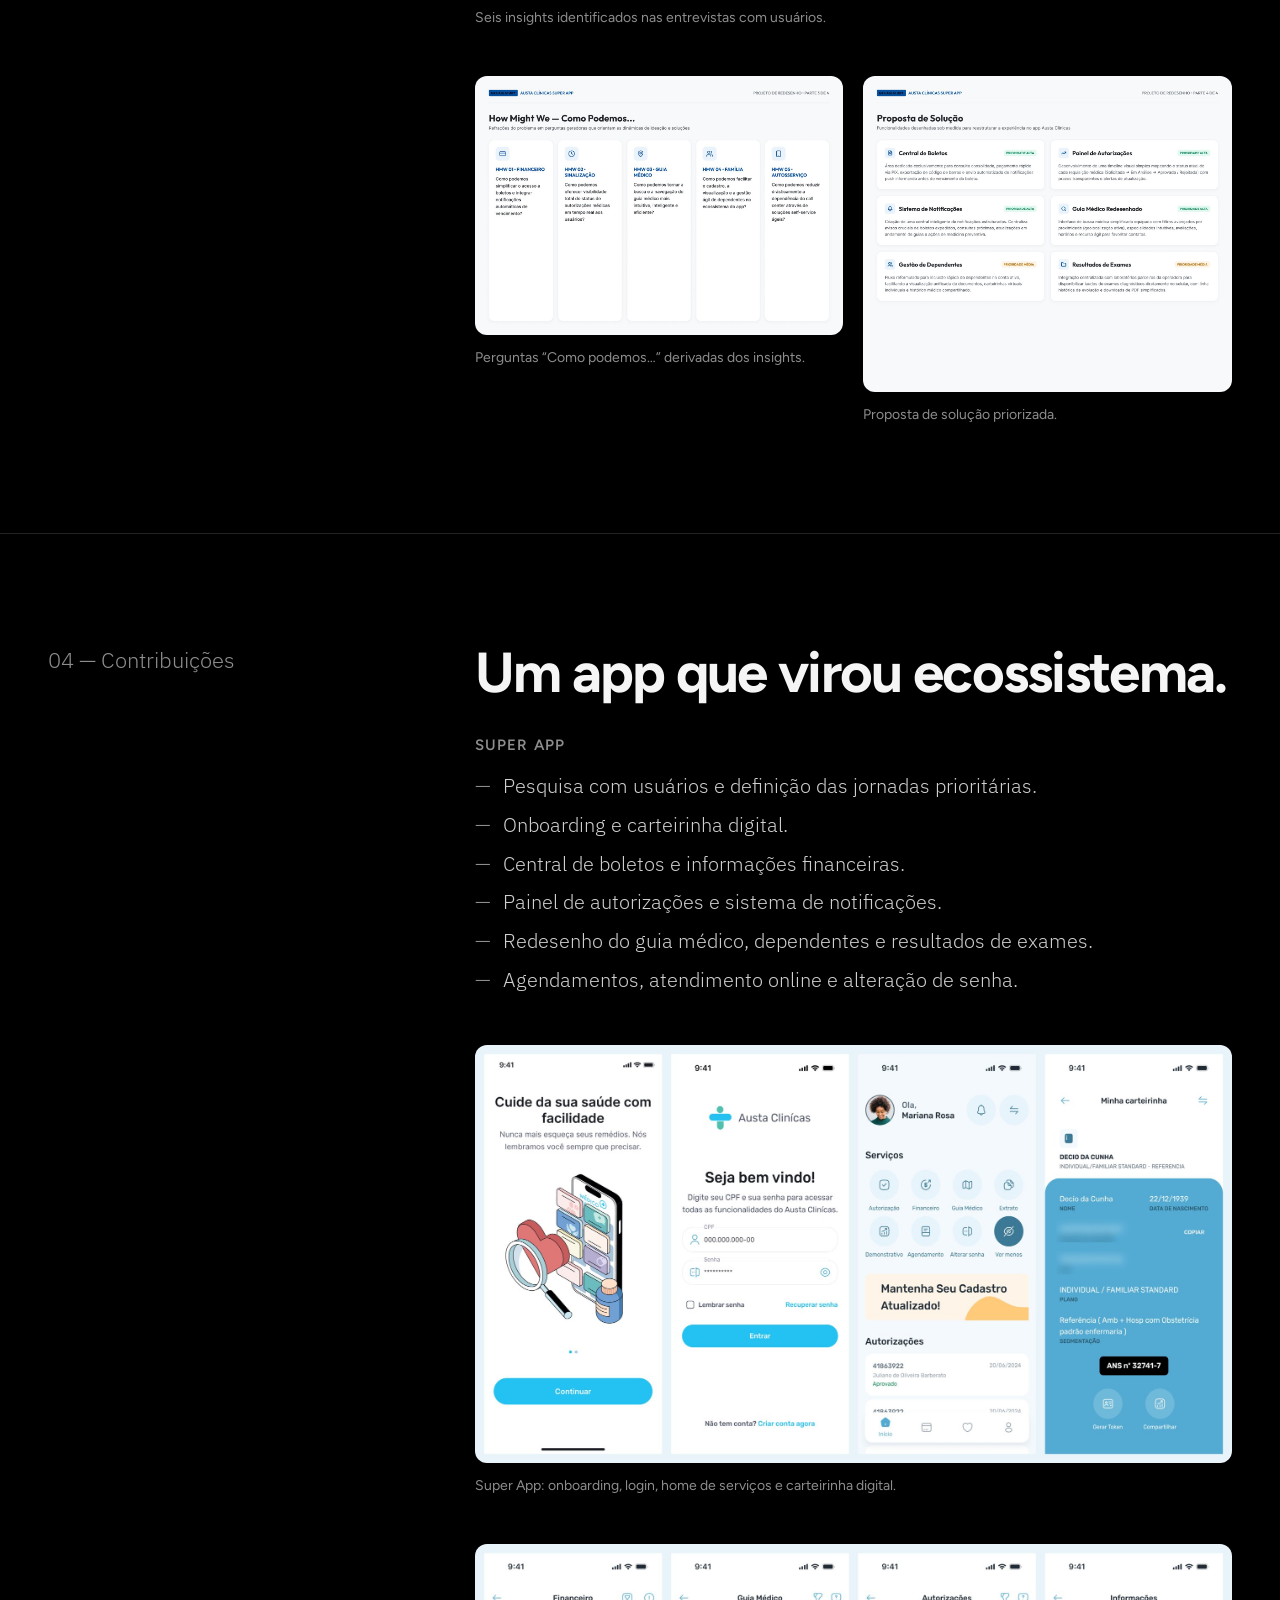
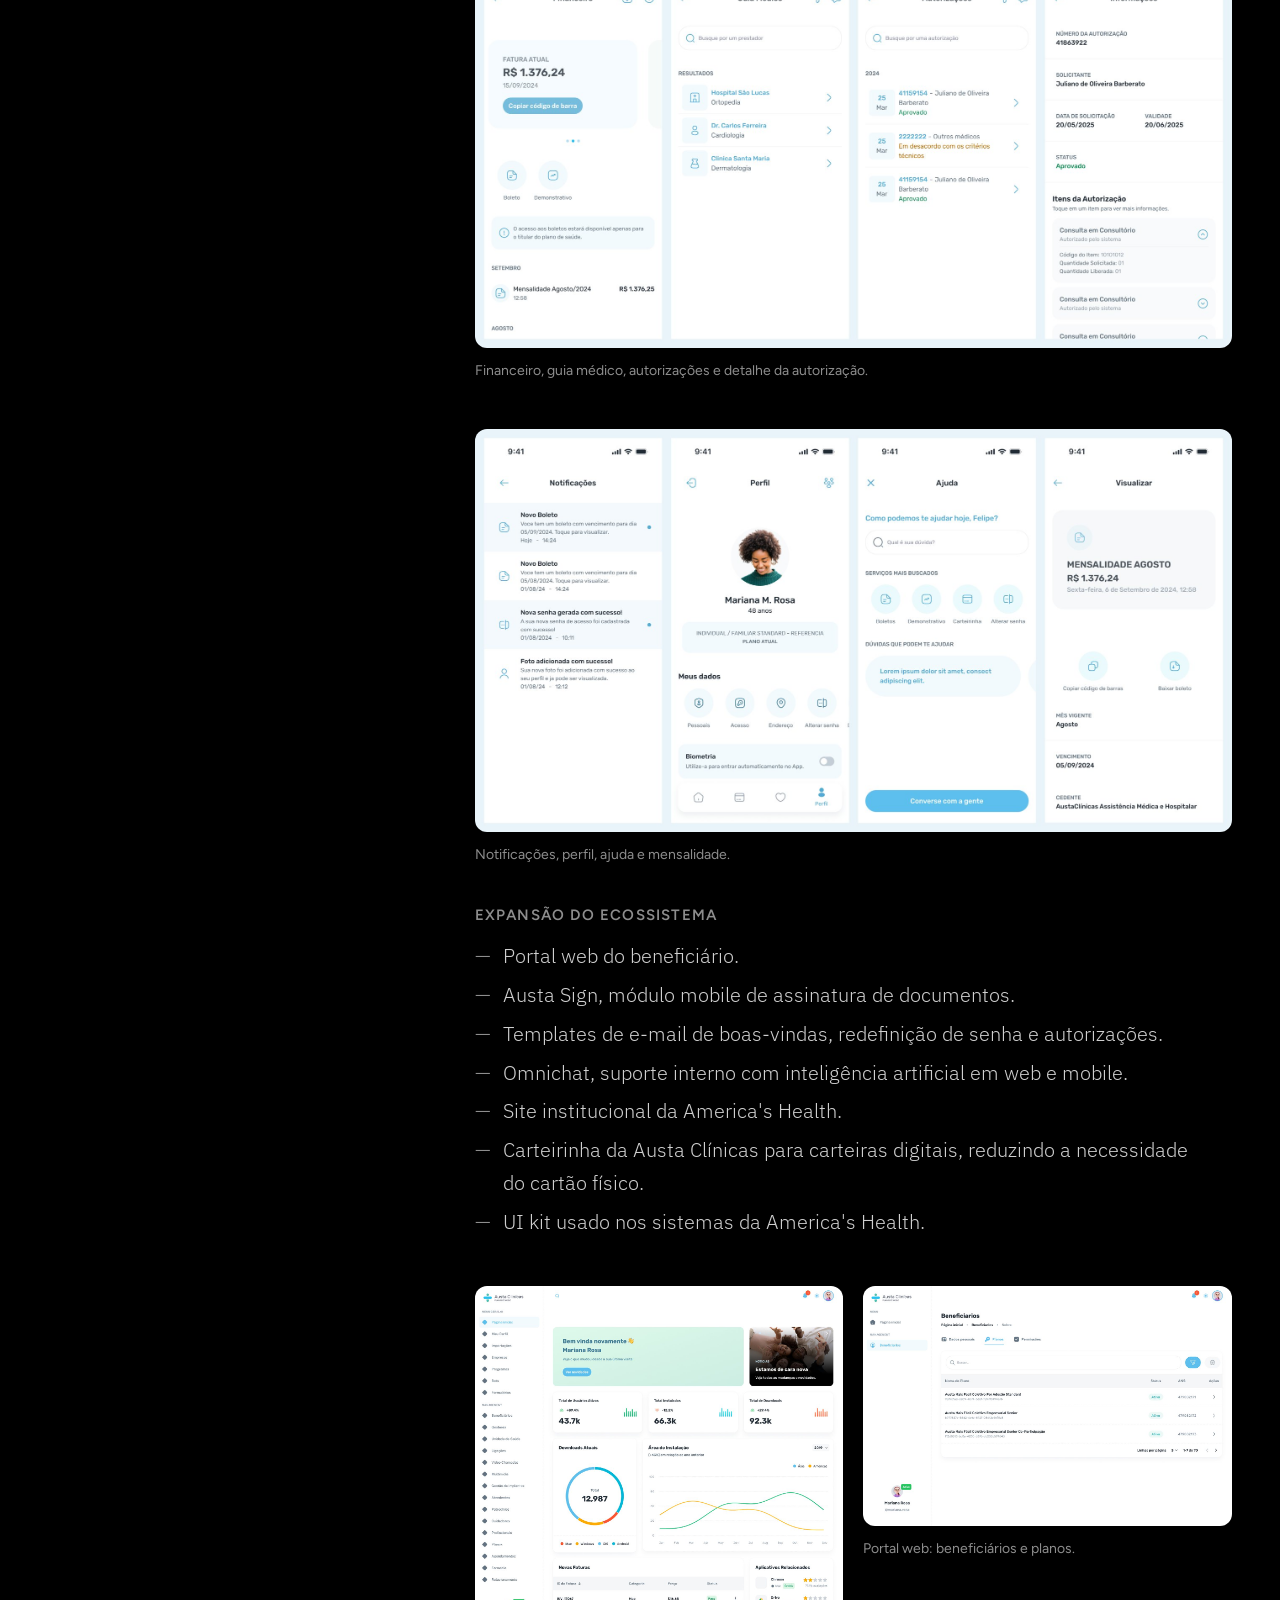
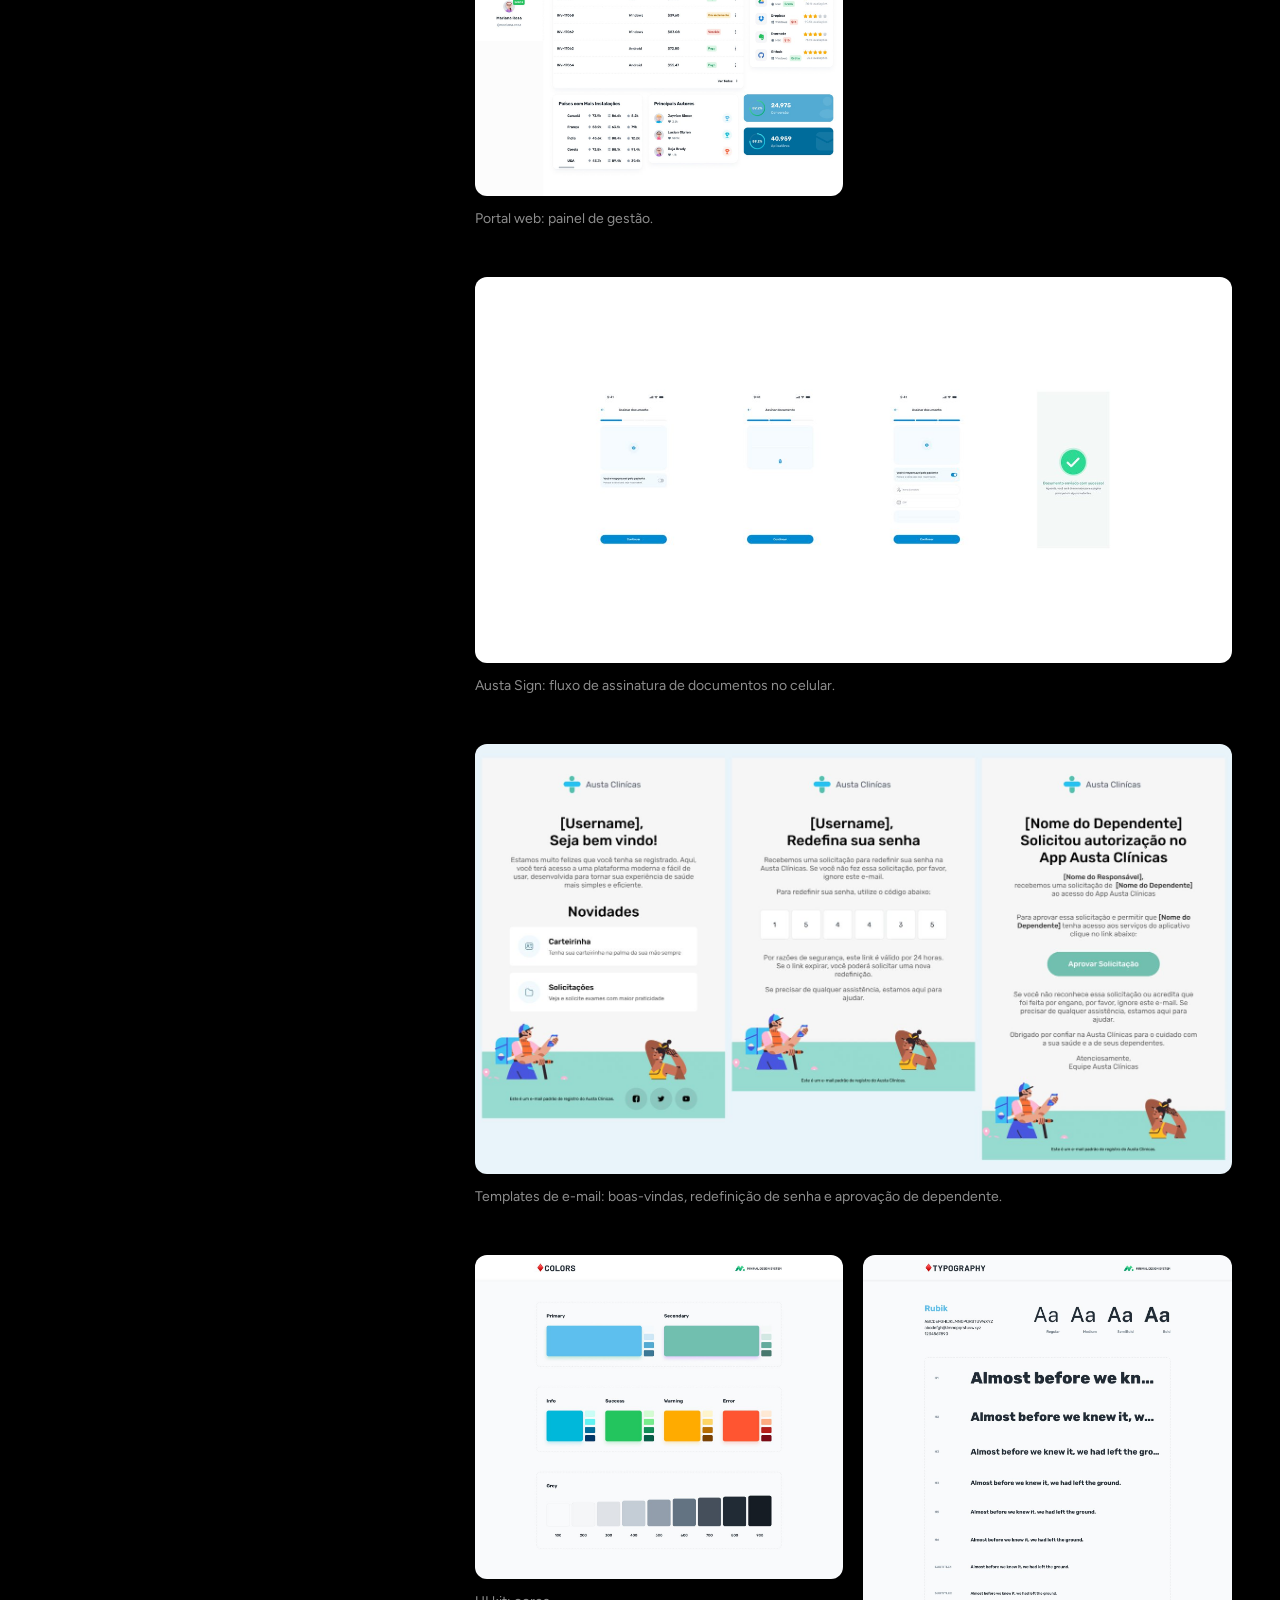
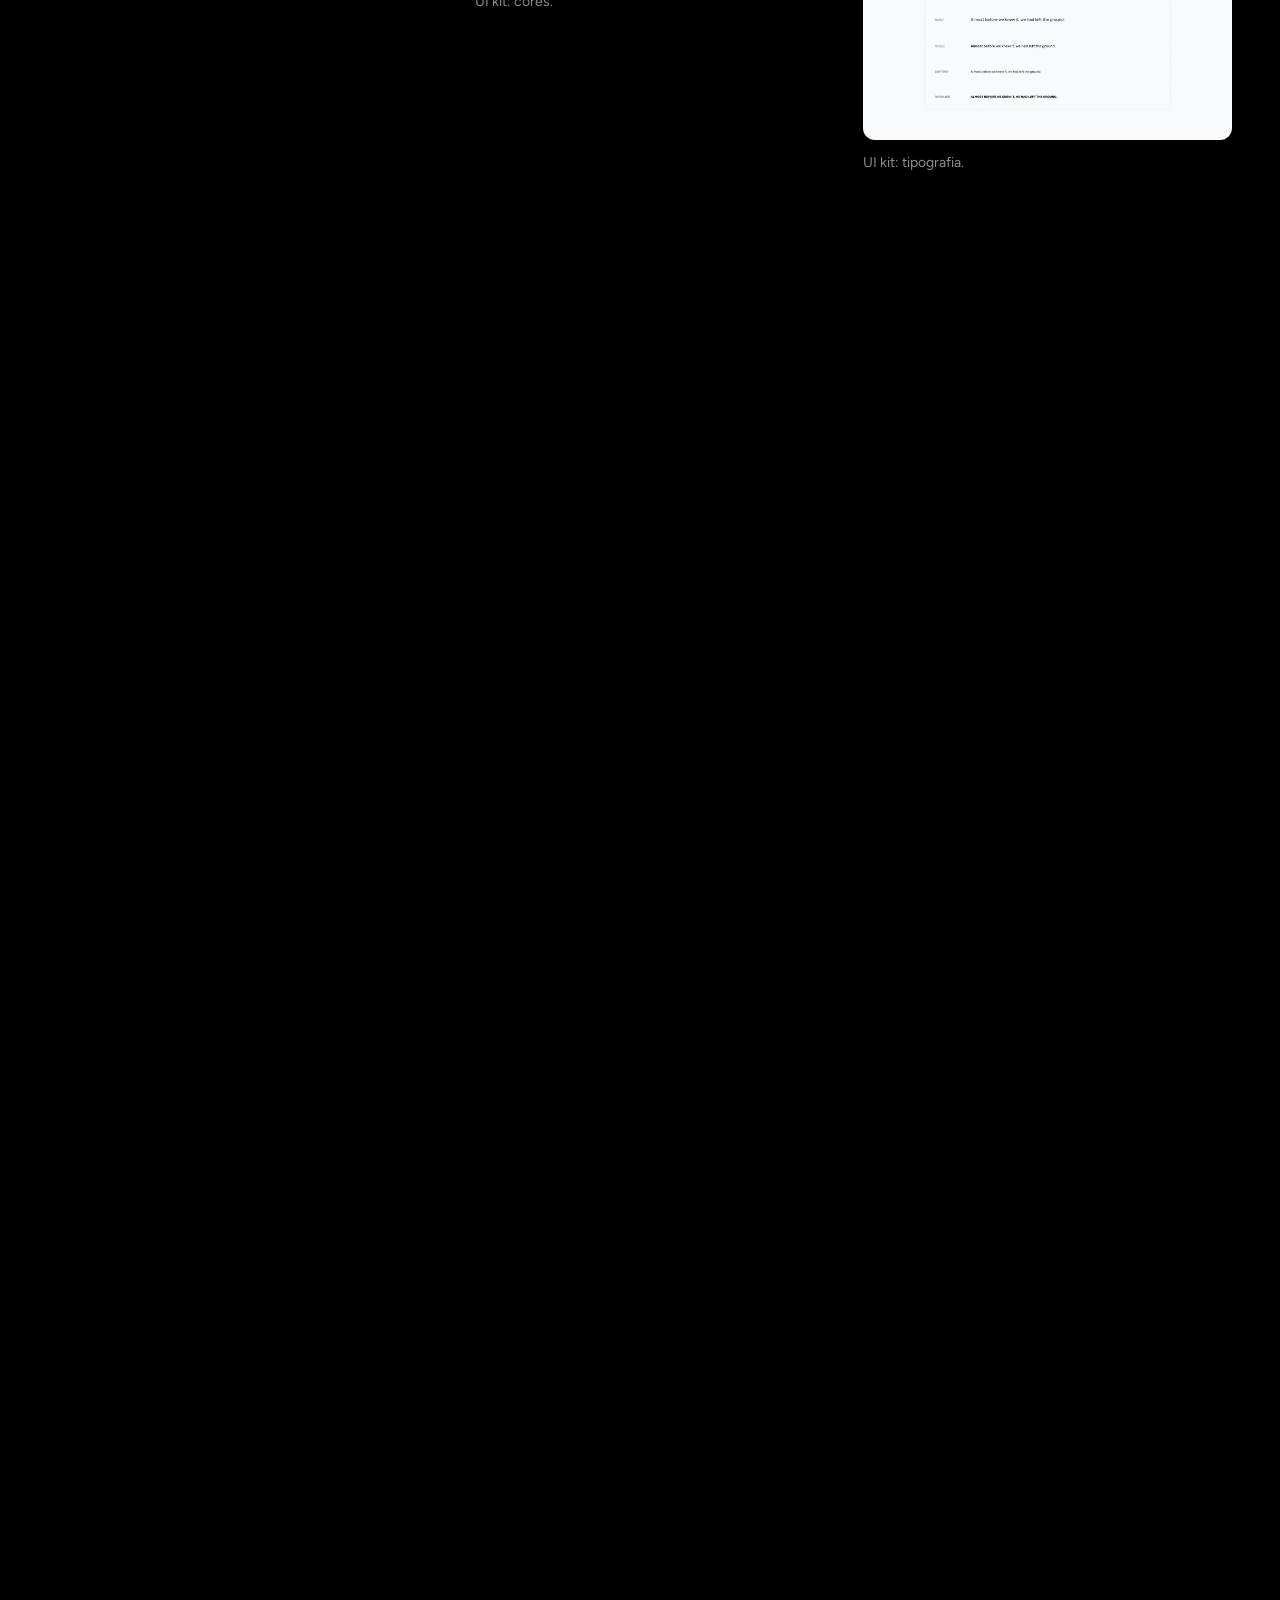
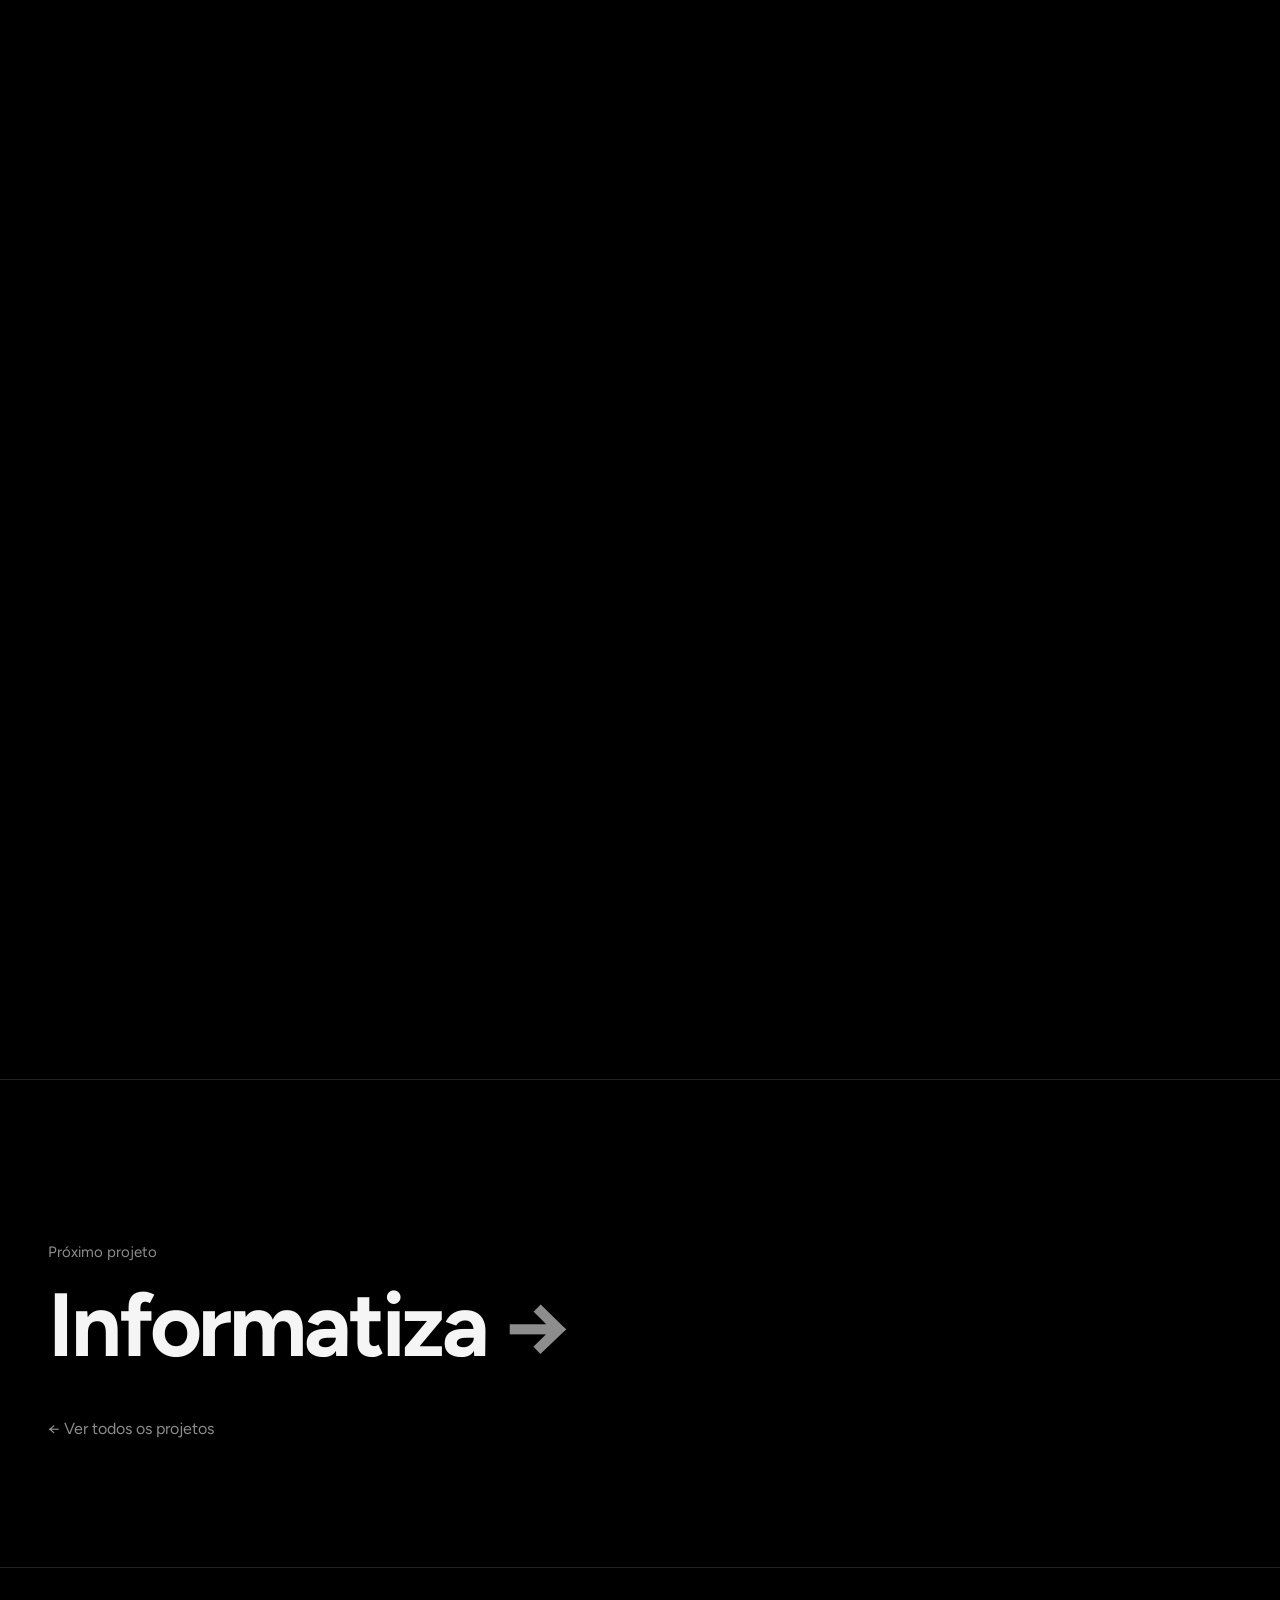
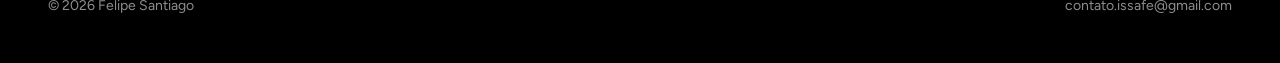
<file: projetos/austa-clinicas.html>
<!doctype html>
<html lang="pt-BR">
<head>
  <meta charset="utf-8">
  <script>try{var s=localStorage,t=s.getItem("theme"),l=s.getItem("lang");if(t)document.documentElement.dataset.theme=t;if(l==="en")document.documentElement.lang="en"}catch(e){}</script>
  <meta name="viewport" content="width=device-width, initial-scale=1">
  <title data-en="America&#x27;s Health — Felipe Santiago">America's Health — Felipe Santiago</title>
  <meta name="description" content="Da ideia de um Super App a um ecossistema de produtos de saúde para beneficiários, colaboradores e áreas administrativas." data-pt-content="Da ideia de um Super App a um ecossistema de produtos de saúde para beneficiários, colaboradores e áreas administrativas." data-en-content="From the idea of a Super App to an ecosystem of healthcare products for members, staff and administrative teams.">
  <link rel="canonical" href="https://felippeissa.github.io/portfolio/projetos/austa-clinicas.html">
  <link rel="icon" href="../favicon.svg" type="image/svg+xml">
  <meta property="og:type" content="article">
  <meta property="og:site_name" content="Felipe Santiago">
  <meta property="og:title" content="America&#x27;s Health — Felipe Santiago">
  <meta property="og:description" content="Da ideia de um Super App a um ecossistema de produtos de saúde para beneficiários, colaboradores e áreas administrativas.">
  <meta property="og:url" content="https://felippeissa.github.io/portfolio/projetos/austa-clinicas.html">
  <meta property="og:image" content="https://felippeissa.github.io/portfolio/assets/americas-health-poster.jpg">
  <meta name="twitter:card" content="summary_large_image">
  <link rel="preconnect" href="https://fonts.googleapis.com">
  <link rel="preconnect" href="https://fonts.gstatic.com" crossorigin>
  <link href="https://fonts.googleapis.com/css2?family=Figtree:wght@400;500;600;700&family=IBM+Plex+Sans:wght@300;400;500&display=swap" rel="stylesheet">
  <link rel="stylesheet" href="../styles.css?v=11">
  <link rel="stylesheet" href="../case.css?v=11">
</head>
<body>
  <a class="skip" href="#historia" data-en="Skip to the story">Pular para a história</a>
  <div class="bg" id="bg"></div>

  <nav class="top" aria-label="Principal" data-pt-label="Principal" data-en-label="Main">
    <a href="../index.html">Felipe Santiago</a>
    <span class="sep" aria-hidden="true"></span>
    <div class="ctrl" role="group" aria-label="Tema" data-en-label="Theme" data-pt-label="Tema">
      <button class="ctrl-btn" type="button" data-theme-set="light" aria-pressed="false" aria-label="Tema claro" data-en-label="Light theme" data-pt-label="Tema claro" title="Tema claro"><svg viewBox="0 0 24 24" aria-hidden="true"><circle cx="12" cy="12" r="4"/><path d="M12 2v2M12 20v2M4.9 4.9l1.4 1.4M17.7 17.7l1.4 1.4M2 12h2M20 12h2M4.9 19.1l1.4-1.4M17.7 6.3l1.4-1.4"/></svg></button>
      <button class="ctrl-btn" type="button" data-theme-set="dark" aria-pressed="true" aria-label="Tema escuro" data-en-label="Dark theme" data-pt-label="Tema escuro" title="Tema escuro"><svg viewBox="0 0 24 24" aria-hidden="true"><path d="M20.5 14.2A8.5 8.5 0 0 1 9.8 3.5a8.5 8.5 0 1 0 10.7 10.7z"/></svg></button>
    </div>
    <div class="ctrl" role="group" aria-label="Idioma" data-en-label="Language" data-pt-label="Idioma">
      <button class="ctrl-btn" type="button" data-lang-set="pt" aria-pressed="true" lang="pt" title="Português">PT</button>
      <button class="ctrl-btn" type="button" data-lang-set="en" aria-pressed="false" lang="en" title="English">EN</button>
    </div>
  </nav>
  <a class="back" href="../index.html#trabalho" data-en="← Back to projects">← Voltar aos projetos</a>

  <!-- ============ EDITE A PARTIR DAQUI ============
       Cada texto em português tem a versão em inglês no atributo data-en="..." ao lado. -->

  <header class="case-hero" data-bg="#000000">
    <p class="eyebrow anim-up" data-en="America&#x27;s Health · Austa Clínicas · 2024">America's Health · Austa Clínicas · 2024</p>
    <h1 class="title big">
      <span class="line"><span>America's Health</span></span>
      <span class="line sub"><span data-en="A healthcare ecosystem from scratch">Um ecossistema de saúde do zero</span></span>
    </h1>
    <p class="lead anim-up d1" data-en="From the idea of a Super App to an ecosystem of healthcare products for members, staff and administrative teams.">Da ideia de um Super App a um ecossistema de produtos de saúde para beneficiários, colaboradores e áreas administrativas.</p>
  </header>

  <div class="case-media reveal-block">
    <video src="../assets/americas-health.mp4" poster="../assets/americas-health-poster.jpg" autoplay muted loop playsinline preload="metadata"></video>
  </div>

  <dl class="facts reveal-block">
    <div><dt data-en="Role">Papel</dt><dd data-en="Principal Designer&lt;br&gt;Sole designer on an 18-person team">Principal Designer<br>Único designer em um time de 18 pessoas</dd></div>
    <div><dt data-en="Period">Período</dt><dd data-en="2024">2024</dd></div>
    <div><dt data-en="Focus">Foco</dt><dd data-en="Healthcare ecosystem, Super App, research and UI kit">Ecossistema de saúde, Super App, pesquisa e UI kit</dd></div>
  </dl>

  <div id="historia"></div>
  <section class="chapter reveal-block">
    <p class="num" data-en="01 — Overview">01 — Visão geral</p>
    <div>
      <h2 data-en="Starting with no design structure.">Começar sem nenhuma estrutura de design.</h2>
      <p data-en="America&#x27;s Health is a healthcare ecosystem headquartered in Goiânia and operating across Brazil. When I joined, there was no established design structure for its digital products.">A America's Health é um ecossistema de saúde com sede em Goiânia e atuação em diferentes regiões do Brasil. Quando cheguei, não havia uma estrutura consolidada de design para os produtos digitais.</p>
      <p data-en="As the only designer on an 18-person multidisciplinary team, my mission was to build that foundation from scratch and turn the vision of a Super App into an ecosystem of services.">Como único designer em uma equipe multidisciplinar de 18 pessoas, minha missão foi criar essa base do zero e transformar a visão de um Super App em um ecossistema de serviços.</p>
    </div>
  </section>

  <section class="chapter reveal-block">
    <p class="num" data-en="02 — Challenge">02 — Desafio</p>
    <div>
      <h2 data-en="Health and finance in one experience.">Saúde e finanças na mesma experiência.</h2>
      <p data-en="Leadership wanted to bring the clinics&#x27; services into a single experience. Before designing, we had to understand who the users were, what problems they faced and which services truly belonged in the app.">A direção queria reunir os serviços das clínicas em uma única experiência. Antes de desenhar, era preciso entender quem eram os usuários, que problemas enfrentavam e quais serviços realmente precisavam estar no app.</p>
      <p data-en="The product combined health journeys — provider directory, exams, authorizations, appointments and online care — with financial and administrative functions such as bank slips, invoices, statements, dependents and personal data. &lt;strong&gt;The challenge was to make that complexity simple, coherent and extensible.&lt;/strong&gt;">O produto combinava jornadas de saúde — guia médico, exames, autorizações, agendamentos e atendimento online — com funções financeiras e administrativas, como boletos, faturas, extratos, dependentes e dados cadastrais. <strong>O desafio era tornar essa complexidade simples, coerente e extensível.</strong></p>
    </div>
  </section>

  <section class="chapter reveal-block">
    <p class="num" data-en="03 — My role">03 — Meu papel</p>
    <div>
      <h2 data-en="From research to delivery.">Da pesquisa à entrega.</h2>
      <p data-en="I structured the process from discovery: user research, problem and insight definition, &quot;how might we&quot; questions and turning those learnings into a solution proposal.">Estruturei o processo desde a descoberta: pesquisas com usuários, definição de problemas e insights, perguntas de "como podemos" e a tradução desse aprendizado em uma proposta de solução.</p>
      <p data-en="I owned the experience vision, architecture, interfaces, patterns and product evolution, and created the visual foundation that keeps the ecosystem&#x27;s modules consistent.">Fui responsável pela visão da experiência, arquitetura, interfaces, padrões e evolução dos produtos, e criei a base visual que mantém a consistência entre os módulos do ecossistema.</p>
      <figure><img src="../assets/ah/problema.jpg" alt="Definição do problema: declaração central e evidências da pesquisa (4 personas e 4 mapas de empatia)." loading="lazy"><figcaption data-en="Problem definition: core statement and research evidence (4 personas and 4 empathy maps).">Definição do problema: declaração central e evidências da pesquisa (4 personas e 4 mapas de empatia).</figcaption></figure>
      <figure><img src="../assets/ah/insights.jpg" alt="Seis insights identificados nas entrevistas com usuários." loading="lazy"><figcaption data-en="Six insights from the user interviews.">Seis insights identificados nas entrevistas com usuários.</figcaption></figure>
      <div class="fig-pair"><figure><img src="../assets/ah/hmw.jpg" alt="Perguntas “Como podemos…” derivadas dos insights." loading="lazy"><figcaption data-en="“How might we…” questions derived from the insights.">Perguntas “Como podemos…” derivadas dos insights.</figcaption></figure><figure><img src="../assets/ah/solucao.jpg" alt="Proposta de solução priorizada." loading="lazy"><figcaption data-en="Prioritized solution proposal.">Proposta de solução priorizada.</figcaption></figure></div>
    </div>
  </section>

  <section class="chapter reveal-block">
    <p class="num" data-en="04 — Contributions">04 — Contribuições</p>
    <div>
      <h2 data-en="An app that became an ecosystem.">Um app que virou ecossistema.</h2>
      <h3 data-en="Super App">Super App</h3>
      <ul>
        <li data-en="User research and definition of priority journeys.">Pesquisa com usuários e definição das jornadas prioritárias.</li>
        <li data-en="Onboarding and digital member card.">Onboarding e carteirinha digital.</li>
        <li data-en="Bank slip and financial information hub.">Central de boletos e informações financeiras.</li>
        <li data-en="Authorizations dashboard and notification system.">Painel de autorizações e sistema de notificações.</li>
        <li data-en="Redesigned provider directory, dependents and exam results.">Redesenho do guia médico, dependentes e resultados de exames.</li>
        <li data-en="Appointments, online care and password change.">Agendamentos, atendimento online e alteração de senha.</li>
      </ul>
      <figure><img src="../assets/ah/app-1.jpg" alt="Super App: onboarding, login, home de serviços e carteirinha digital." loading="lazy"><figcaption data-en="Super App: onboarding, login, services home and digital member card.">Super App: onboarding, login, home de serviços e carteirinha digital.</figcaption></figure>
      <figure><img src="../assets/ah/app-2.jpg" alt="Financeiro, guia médico, autorizações e detalhe da autorização." loading="lazy"><figcaption data-en="Finance, provider directory, authorizations and authorization detail.">Financeiro, guia médico, autorizações e detalhe da autorização.</figcaption></figure>
      <figure><img src="../assets/ah/app-3.jpg" alt="Notificações, perfil, ajuda e mensalidade." loading="lazy"><figcaption data-en="Notifications, profile, help and monthly fee.">Notificações, perfil, ajuda e mensalidade.</figcaption></figure>
      <h3 data-en="Ecosystem expansion">Expansão do ecossistema</h3>
      <ul>
        <li data-en="Member web portal.">Portal web do beneficiário.</li>
        <li data-en="Austa Sign, a mobile document signing module.">Austa Sign, módulo mobile de assinatura de documentos.</li>
        <li data-en="Email templates for welcome, password reset and authorizations.">Templates de e-mail de boas-vindas, redefinição de senha e autorizações.</li>
        <li data-en="Omnichat, AI-assisted internal support on web and mobile.">Omnichat, suporte interno com inteligência artificial em web e mobile.</li>
        <li data-en="America&#x27;s Health corporate website.">Site institucional da America's Health.</li>
        <li data-en="Austa Clínicas member card for digital wallets, reducing the need for a physical card.">Carteirinha da Austa Clínicas para carteiras digitais, reduzindo a necessidade do cartão físico.</li>
        <li data-en="UI kit used across America&#x27;s Health systems.">UI kit usado nos sistemas da America's Health.</li>
      </ul>
      <div class="fig-pair"><figure><img src="../assets/ah/portal-web.jpg" alt="Portal web: painel de gestão." loading="lazy"><figcaption data-en="Web portal: management dashboard.">Portal web: painel de gestão.</figcaption></figure><figure><img src="../assets/ah/portal-beneficiarios.jpg" alt="Portal web: beneficiários e planos." loading="lazy"><figcaption data-en="Web portal: members and plans.">Portal web: beneficiários e planos.</figcaption></figure></div>
      <figure><img src="../assets/ah/sign.jpg" alt="Austa Sign: fluxo de assinatura de documentos no celular." loading="lazy"><figcaption data-en="Austa Sign: mobile document signing flow.">Austa Sign: fluxo de assinatura de documentos no celular.</figcaption></figure>
      <figure><img src="../assets/ah/emails.jpg" alt="Templates de e-mail: boas-vindas, redefinição de senha e aprovação de dependente." loading="lazy"><figcaption data-en="Email templates: welcome, password reset and dependent approval.">Templates de e-mail: boas-vindas, redefinição de senha e aprovação de dependente.</figcaption></figure>
      <div class="fig-pair"><figure><img src="../assets/ah/kit-cores.jpg" alt="UI kit: cores." loading="lazy"><figcaption data-en="UI kit: colors.">UI kit: cores.</figcaption></figure><figure><img src="../assets/ah/kit-tipografia.jpg" alt="UI kit: tipografia." loading="lazy"><figcaption data-en="UI kit: typography.">UI kit: tipografia.</figcaption></figure></div>
    </div>
  </section>

  <section class="chapter reveal-block">
    <p class="num" data-en="05 — Omnichat">05 — Omnichat</p>
    <div>
      <h2 data-en="A foundation that goes beyond members.">Uma base que vai além do beneficiário.</h2>
      <p data-en="Omnichat was designed as an internal tool to help staff with questions about patient care and progress, connecting analysts to an AI-assisted support channel.">O Omnichat foi concebido como ferramenta interna para apoiar colaboradores em dúvidas sobre atendimento e evolução dos pacientes, conectando o analista a um canal de suporte assistido por inteligência artificial.</p>
      <p data-en="It started as a standalone web and mobile app; the long-term vision was to bring it into the Super App as an integrated assistant. The project showed how the ecosystem&#x27;s foundation could also support the organization&#x27;s internal processes.">Nasceu como aplicação independente para web e mobile; a visão de longo prazo era incorporá-lo ao Super App como assistente integrado. O projeto mostrou como a base do ecossistema podia apoiar também os processos internos da organização.</p>
      <figure><img src="../assets/ah/omni-web.jpg" alt="Omnichat: suporte interno com IA na web." loading="lazy"><figcaption data-en="Omnichat: AI-assisted internal support on the web.">Omnichat: suporte interno com IA na web.</figcaption></figure>
    </div>
  </section>

  <section class="stats reveal-block">
    <div><b>4</b><span data-en="personas interviewed">personas entrevistadas</span></div>
    <div><b>4</b><span data-en="empathy maps">mapas de empatia</span></div>
    <div><b>6</b><span data-en="solutions prioritized from the insights">soluções priorizadas a partir dos insights</span></div>
    <div><b>18</b><span data-en="people on the team, with a single designer">pessoas no time, com um único designer</span></div>
  </section>

  <section class="chapter reveal-block">
    <p class="num" data-en="06 — Results">06 — Resultados</p>
    <div>
      <h2 data-en="Unity for a broad set of services.">Unidade para um conjunto amplo de serviços.</h2>
      <ul>
        <li data-en="The company&#x27;s first established design structure for its digital products.">A primeira estrutura consolidada de design para os produtos digitais da empresa.</li>
        <li data-en="The idea of an app turned into a multi-platform ecosystem.">A ideia de um aplicativo transformada em um ecossistema multiplataforma.</li>
        <li data-en="Health, care and finance journeys centralized.">Jornadas de saúde, atendimento e finanças centralizadas.</li>
        <li data-en="Components and patterns reusable across systems.">Componentes e padrões reutilizáveis por diferentes sistemas.</li>
        <li data-en="Less reliance on physical cards thanks to digital wallets.">Menos dependência de carteirinhas físicas com as carteiras digitais.</li>
      </ul>
      <p class="pull" data-en="What started as a Super App proposal became the foundation for different digital experiences, connected by the same product logic and visual language.">O que começou como a proposta de um Super App se tornou a base de diferentes experiências digitais, conectadas pela mesma lógica de produto e pela mesma linguagem visual.</p>
    </div>
  </section>

  <footer class="next" data-bg="#000000">
    <p data-en="Next project">Próximo projeto</p>
    <a class="next-title" href="informatiza.html">Informatiza <span>→</span></a>
    <br>
    <a class="all" href="../index.html#trabalho" data-en="← See all projects">← Ver todos os projetos</a>
  </footer>

  <!-- ============ FIM da área de edição ============ -->

  <div class="site-foot">
    <span>© <span data-year>2026</span> Felipe Santiago</span>
    <a href="mailto:contato.issafe@gmail.com">contato.issafe@gmail.com</a>
  </div>

  <script src="../script.js?v=11"></script>
</body>
</html>
</file>
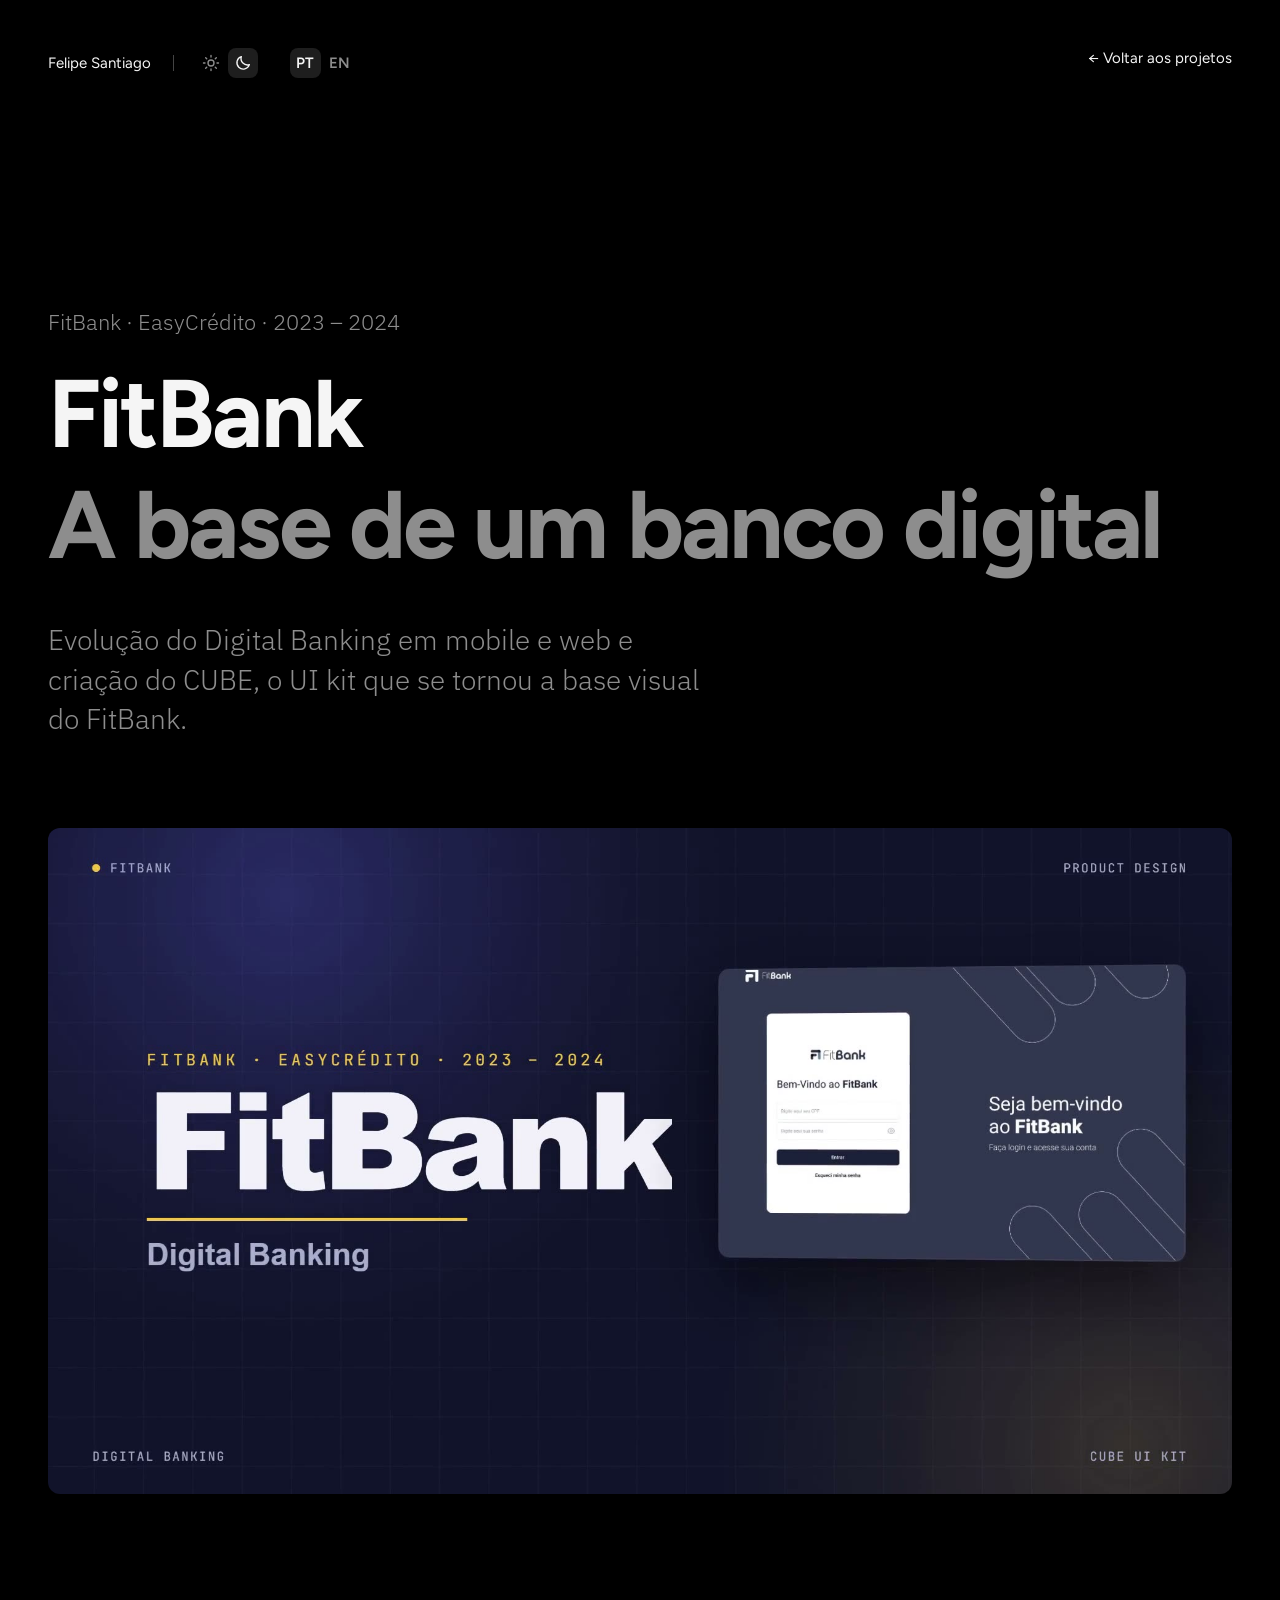
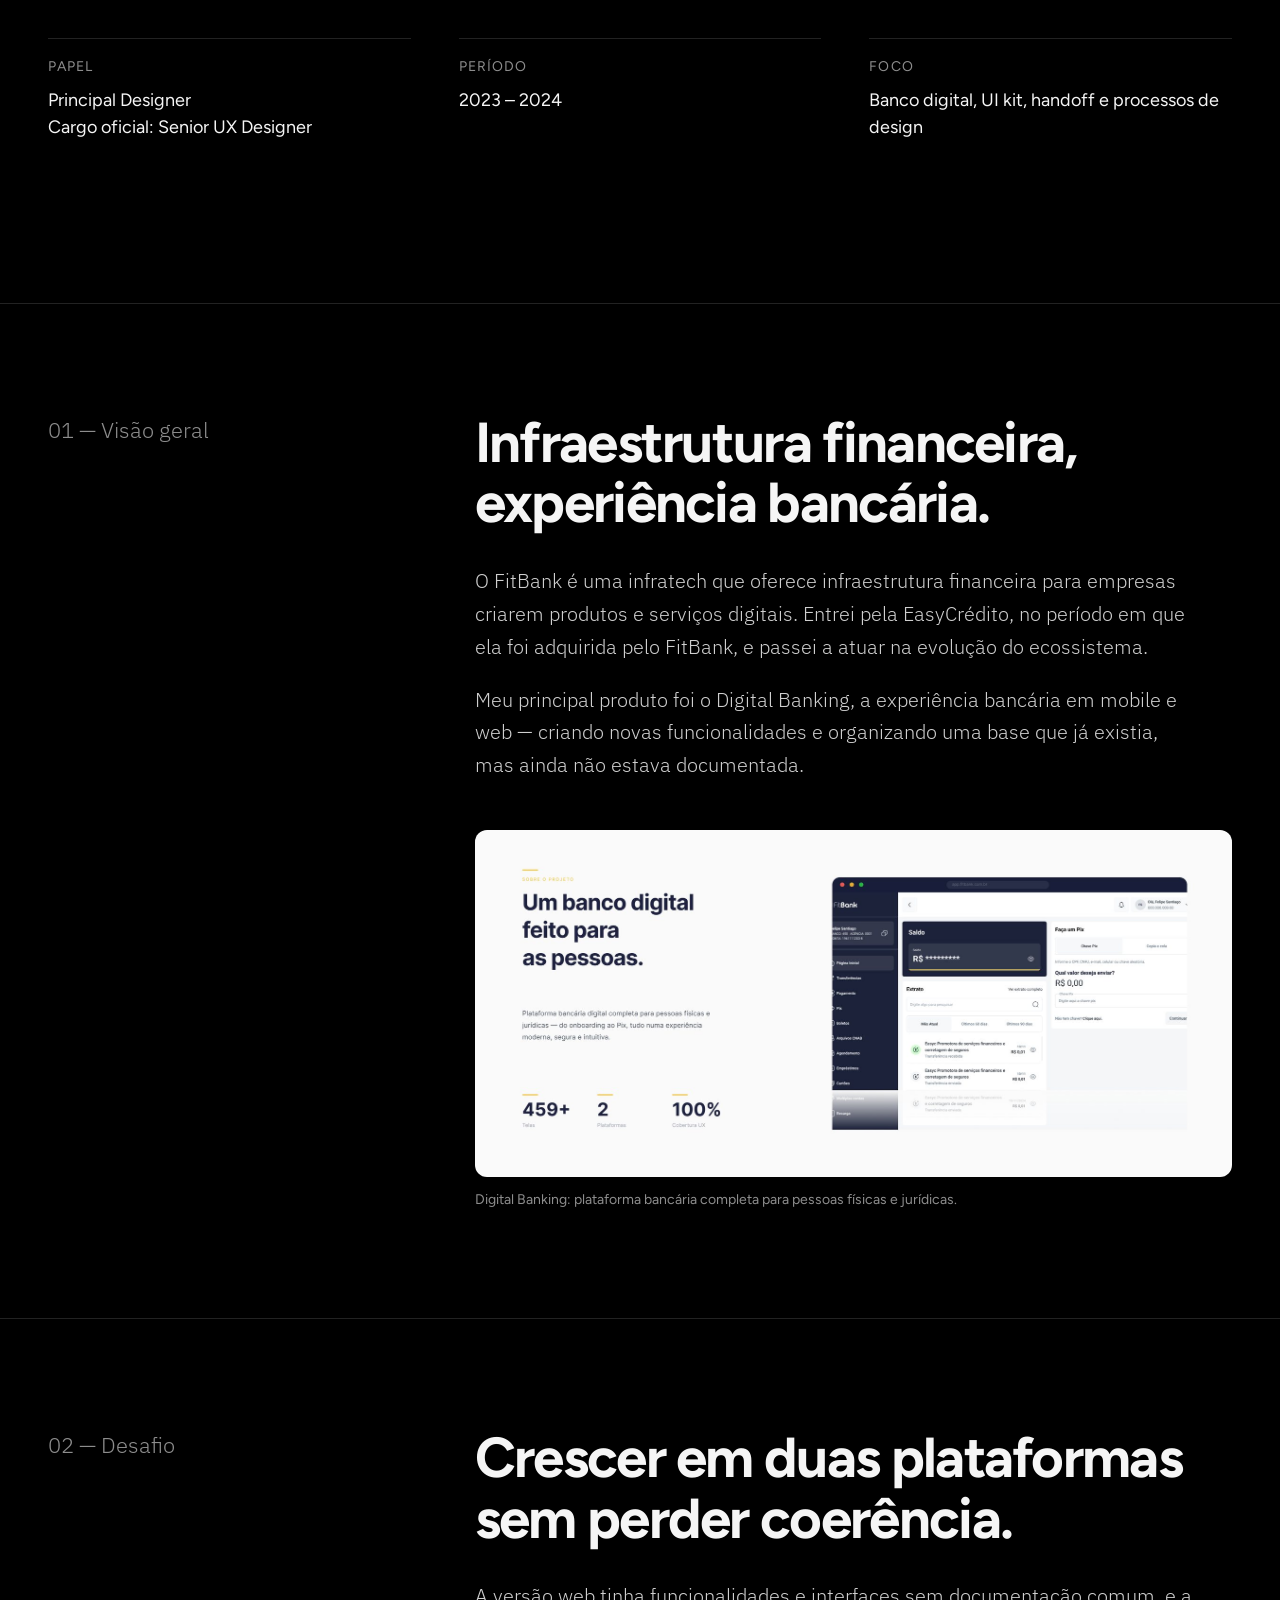
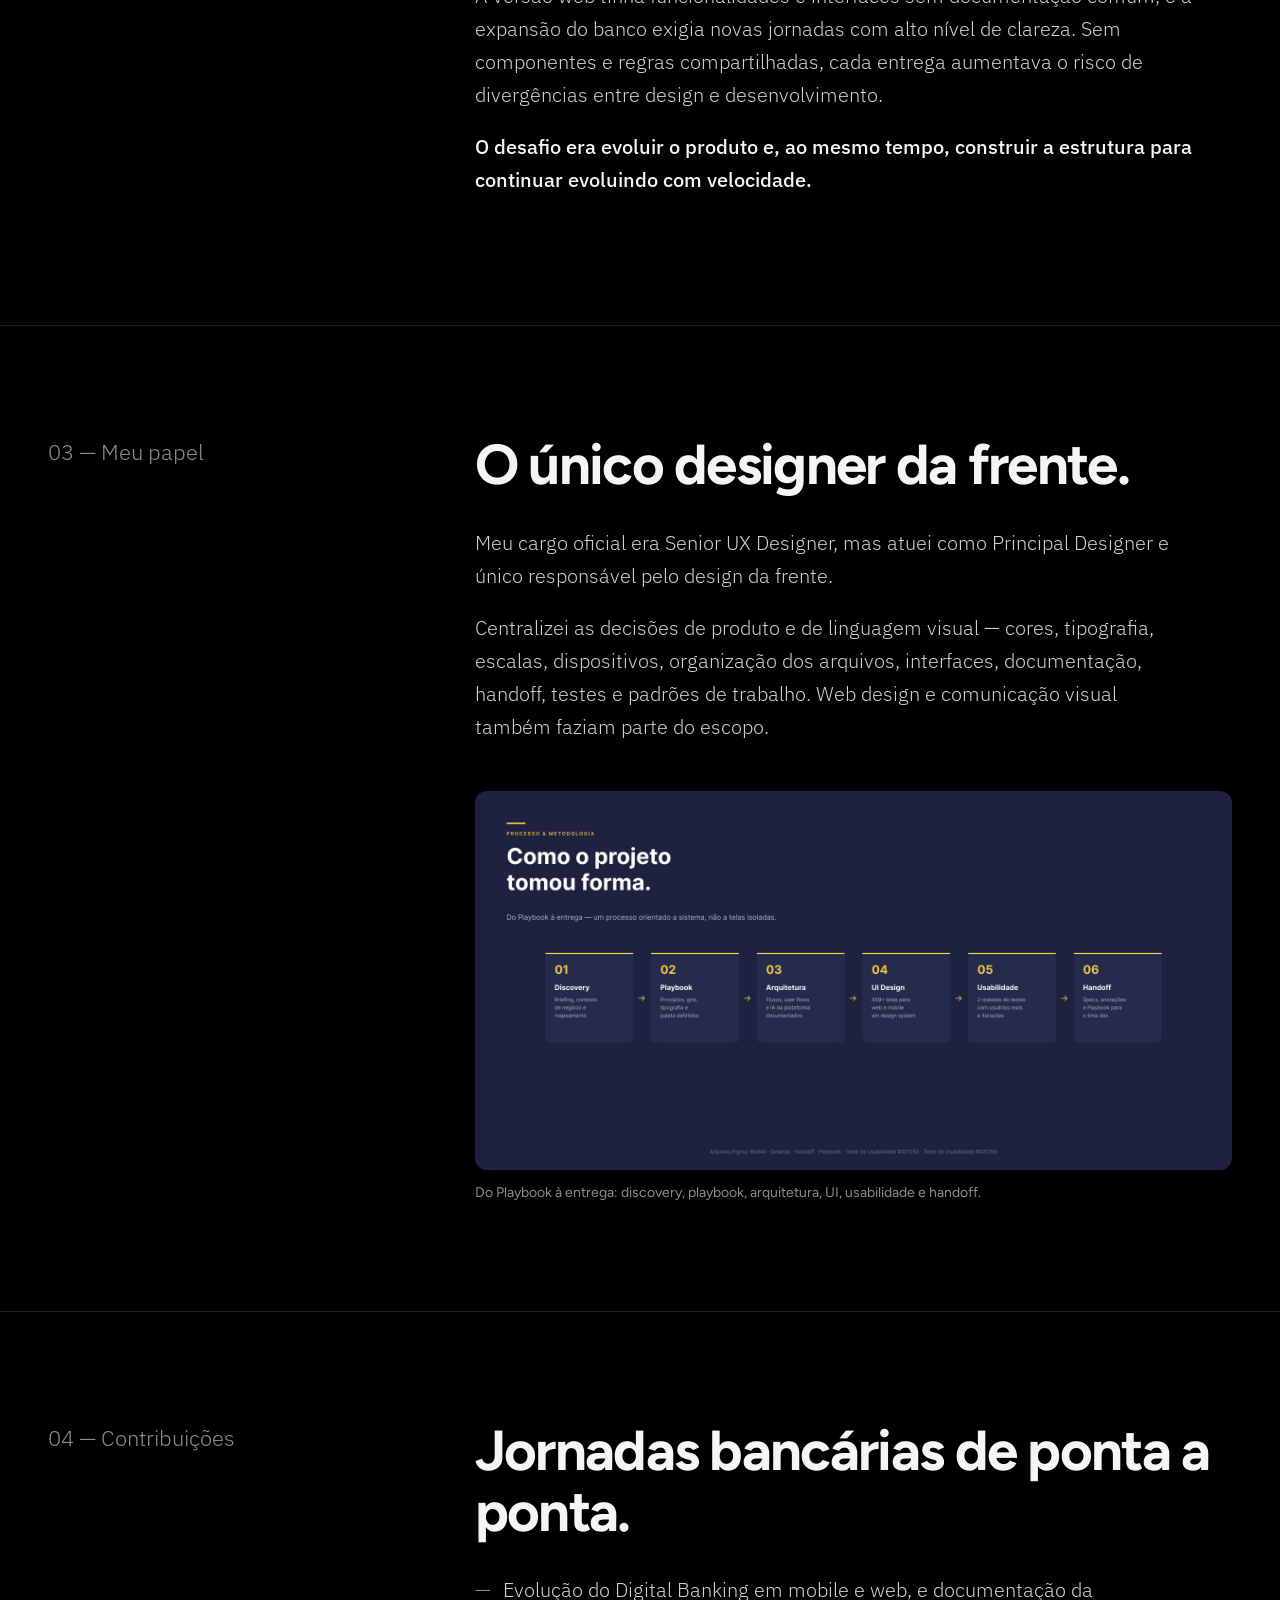
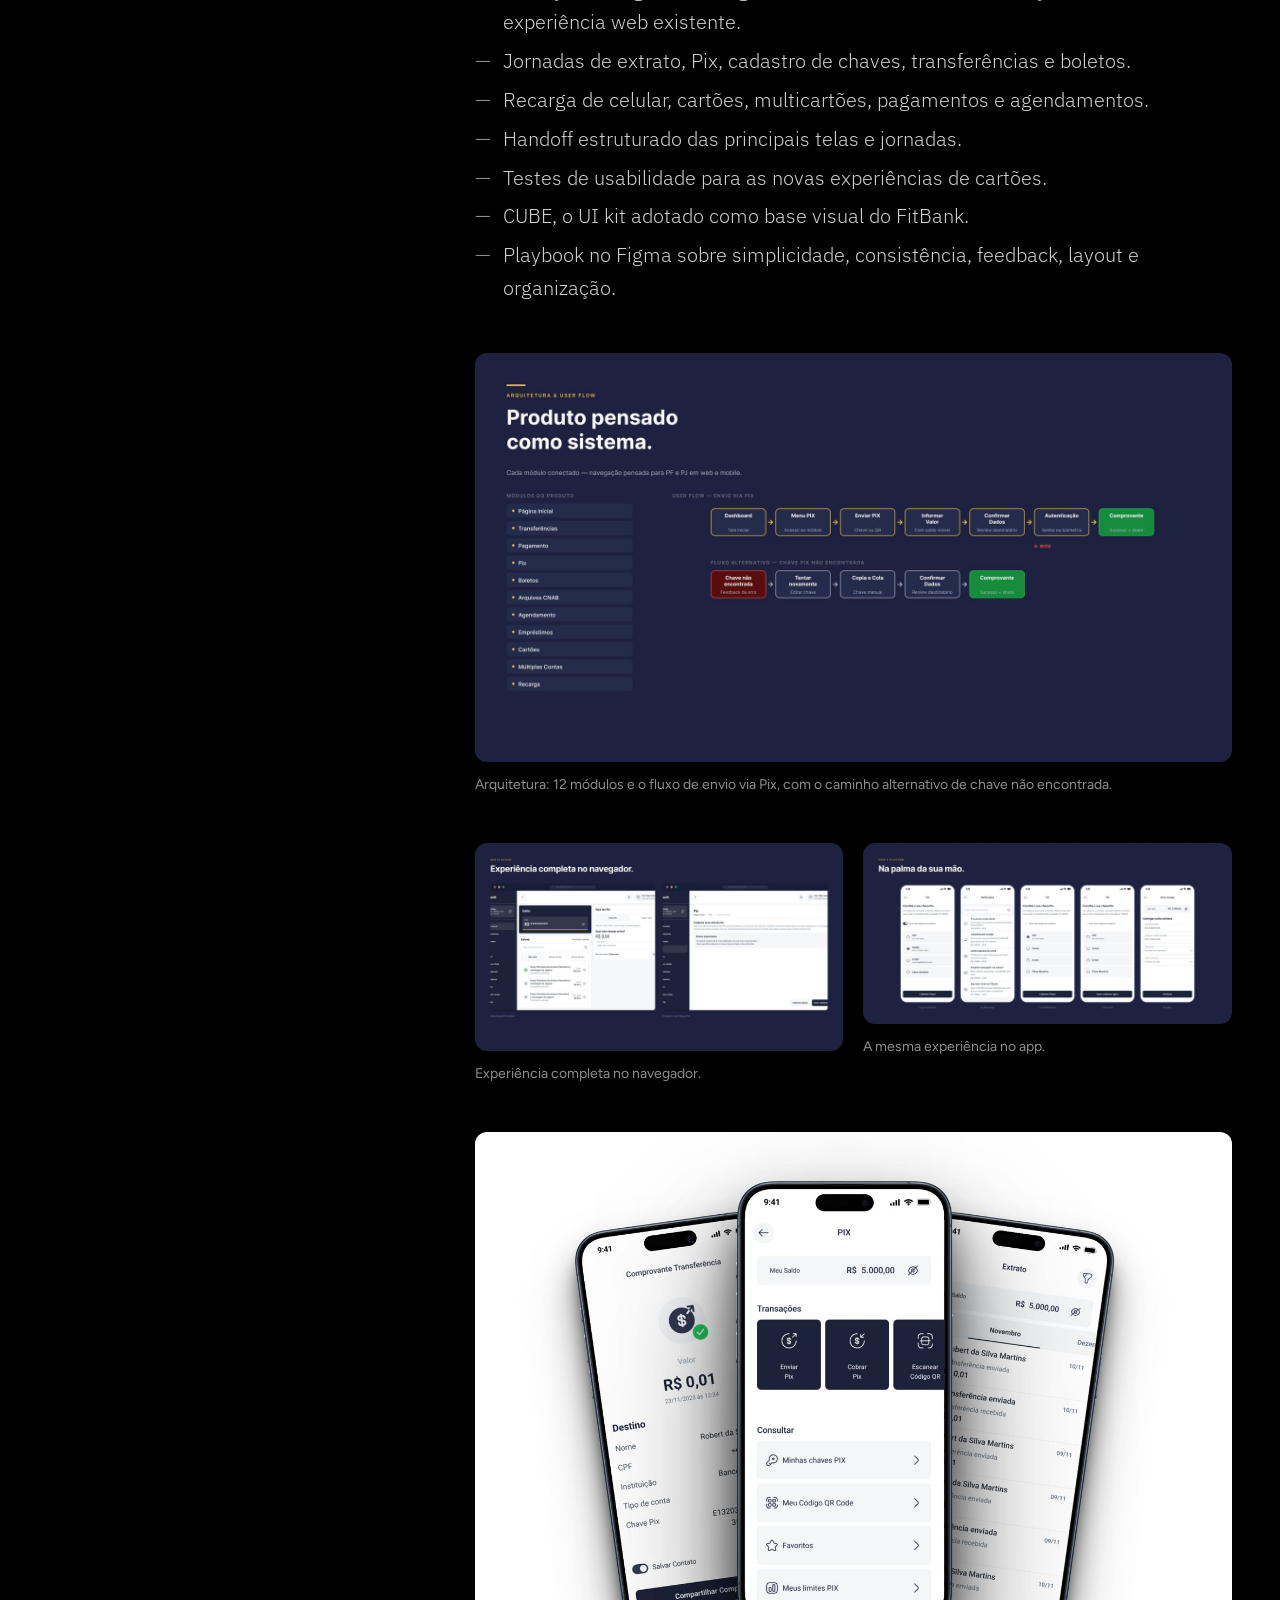
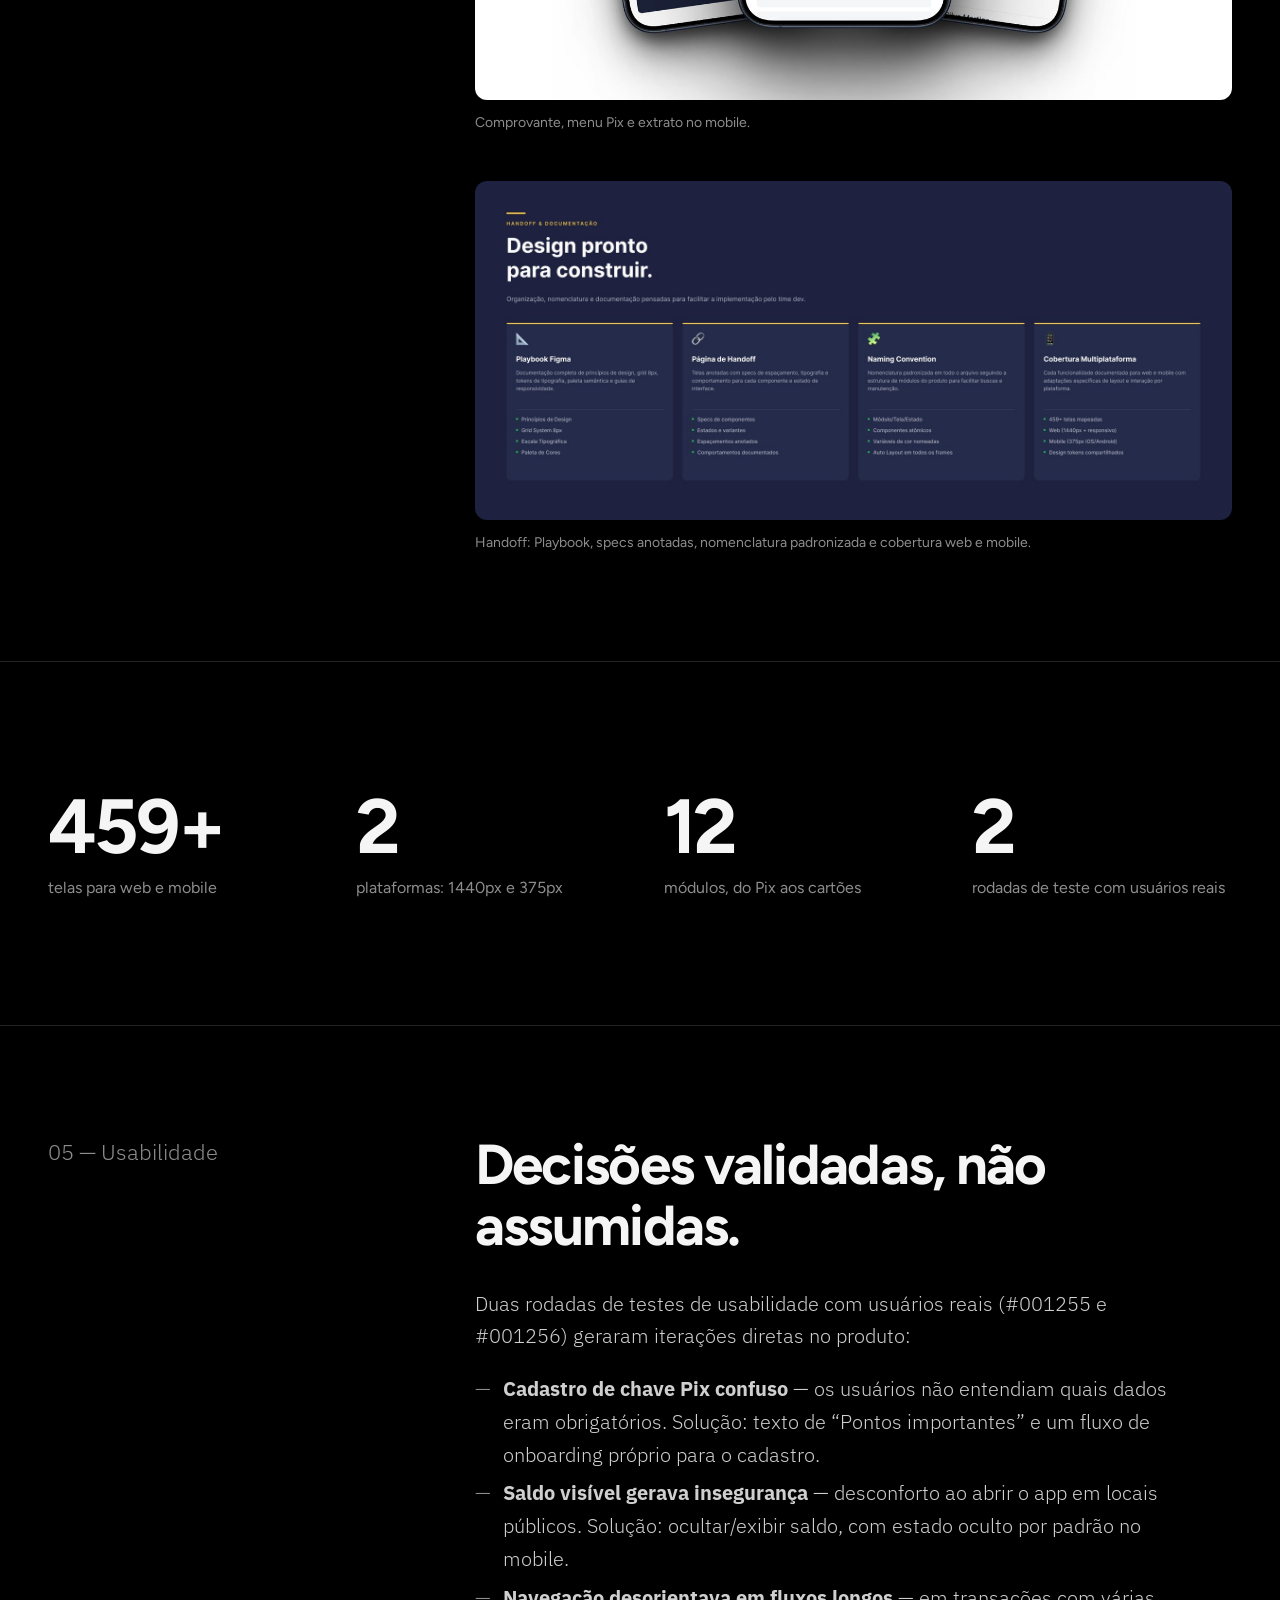
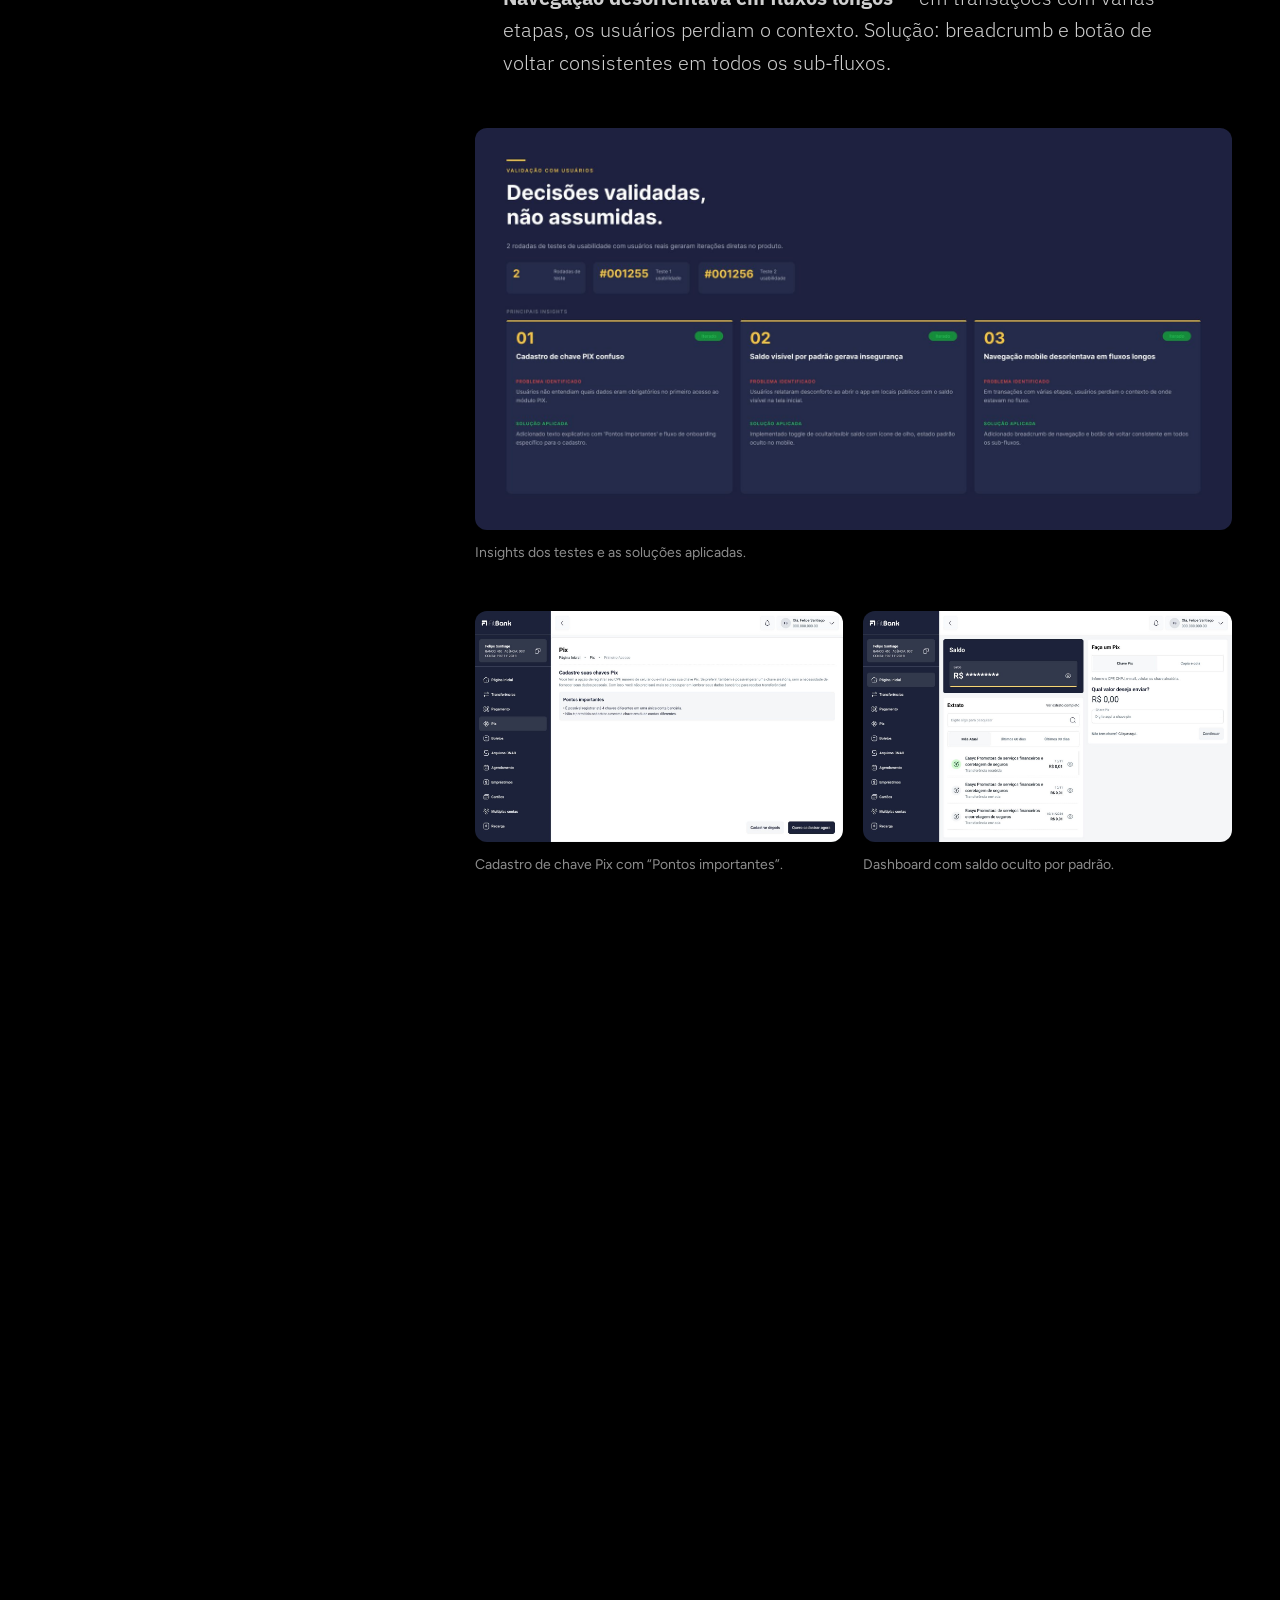
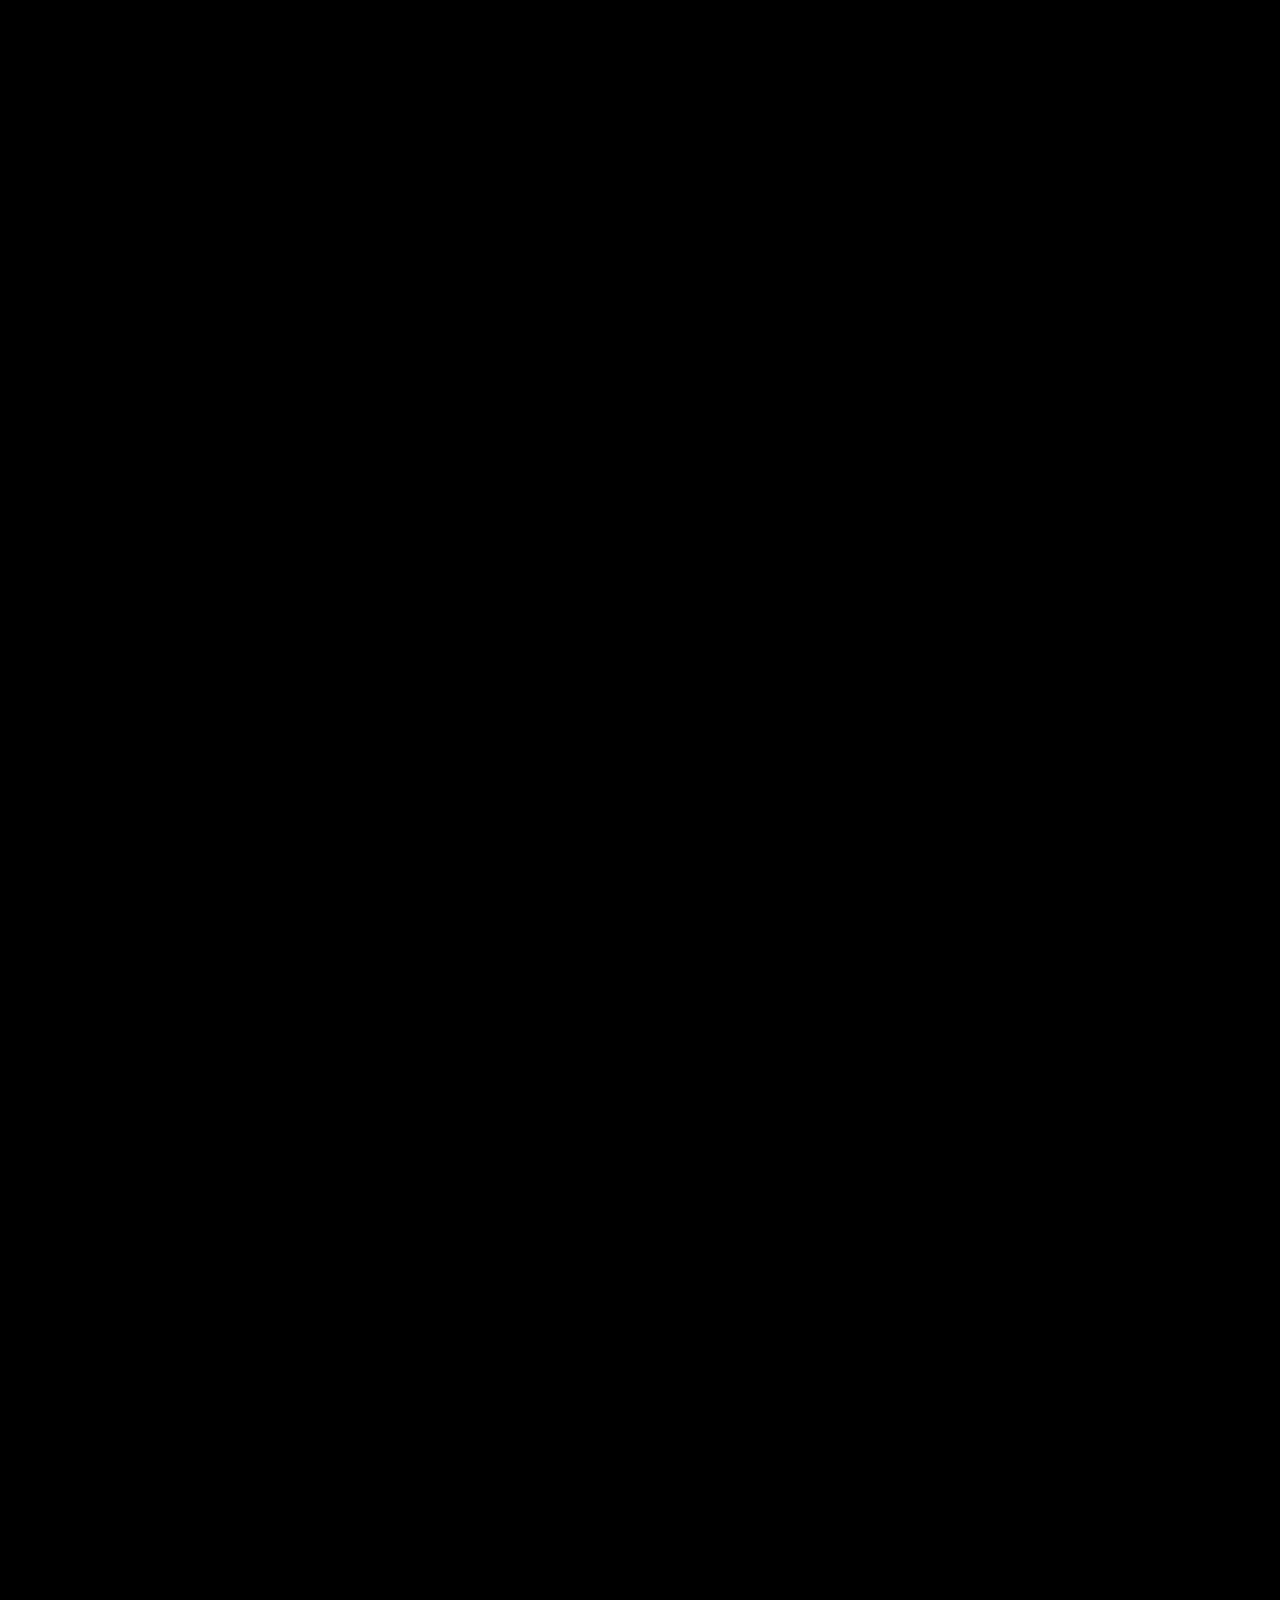
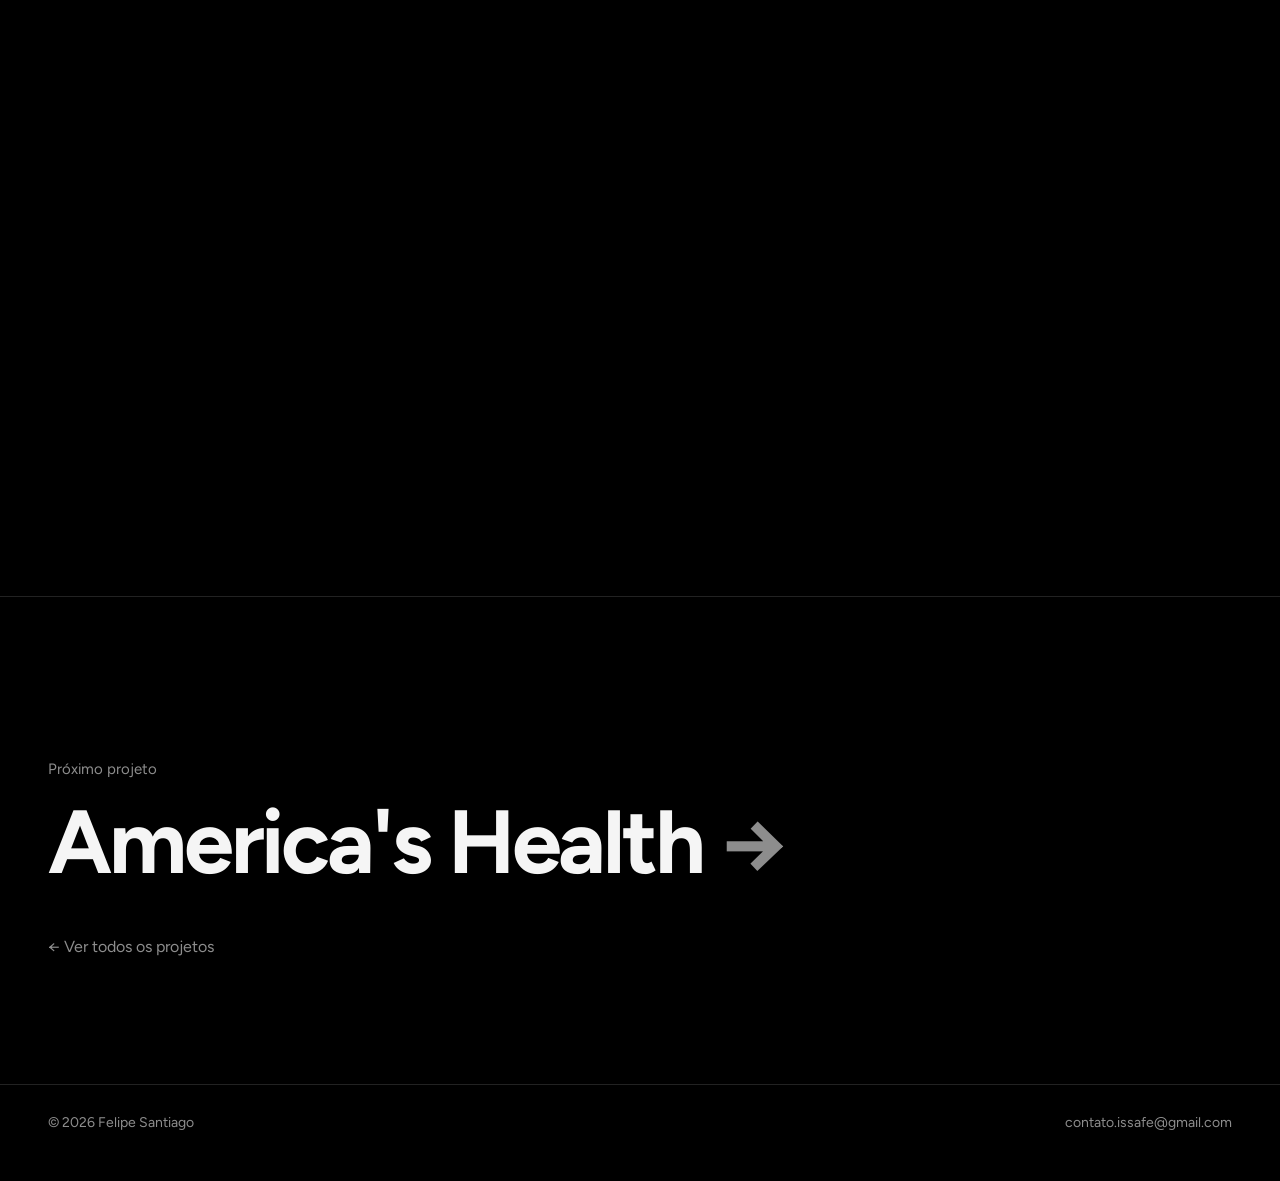
<file: projetos/fitbank.html>
<!doctype html>
<html lang="pt-BR">
<head>
  <meta charset="utf-8">
  <script>try{var s=localStorage,t=s.getItem("theme"),l=s.getItem("lang");if(t)document.documentElement.dataset.theme=t;if(l==="en")document.documentElement.lang="en"}catch(e){}</script>
  <meta name="viewport" content="width=device-width, initial-scale=1">
  <title data-en="FitBank — Felipe Santiago">FitBank — Felipe Santiago</title>
  <meta name="description" content="Evolução do Digital Banking em mobile e web e criação do CUBE, o UI kit que se tornou a base visual do FitBank." data-pt-content="Evolução do Digital Banking em mobile e web e criação do CUBE, o UI kit que se tornou a base visual do FitBank." data-en-content="Evolving the Digital Banking product on mobile and web, and creating CUBE, the UI kit that became FitBank&#x27;s visual foundation.">
  <link rel="canonical" href="https://felippeissa.github.io/portfolio/projetos/fitbank.html">
  <link rel="icon" href="../favicon.svg" type="image/svg+xml">
  <meta property="og:type" content="article">
  <meta property="og:site_name" content="Felipe Santiago">
  <meta property="og:title" content="FitBank — Felipe Santiago">
  <meta property="og:description" content="Evolução do Digital Banking em mobile e web e criação do CUBE, o UI kit que se tornou a base visual do FitBank.">
  <meta property="og:url" content="https://felippeissa.github.io/portfolio/projetos/fitbank.html">
  <meta property="og:image" content="https://felippeissa.github.io/portfolio/assets/fitbank-poster.jpg">
  <meta name="twitter:card" content="summary_large_image">
  <link rel="preconnect" href="https://fonts.googleapis.com">
  <link rel="preconnect" href="https://fonts.gstatic.com" crossorigin>
  <link href="https://fonts.googleapis.com/css2?family=Figtree:wght@400;500;600;700&family=IBM+Plex+Sans:wght@300;400;500&display=swap" rel="stylesheet">
  <link rel="stylesheet" href="../styles.css?v=11">
  <link rel="stylesheet" href="../case.css?v=11">
</head>
<body>
  <a class="skip" href="#historia" data-en="Skip to the story">Pular para a história</a>
  <div class="bg" id="bg"></div>

  <nav class="top" aria-label="Principal" data-pt-label="Principal" data-en-label="Main">
    <a href="../index.html">Felipe Santiago</a>
    <span class="sep" aria-hidden="true"></span>
    <div class="ctrl" role="group" aria-label="Tema" data-en-label="Theme" data-pt-label="Tema">
      <button class="ctrl-btn" type="button" data-theme-set="light" aria-pressed="false" aria-label="Tema claro" data-en-label="Light theme" data-pt-label="Tema claro" title="Tema claro"><svg viewBox="0 0 24 24" aria-hidden="true"><circle cx="12" cy="12" r="4"/><path d="M12 2v2M12 20v2M4.9 4.9l1.4 1.4M17.7 17.7l1.4 1.4M2 12h2M20 12h2M4.9 19.1l1.4-1.4M17.7 6.3l1.4-1.4"/></svg></button>
      <button class="ctrl-btn" type="button" data-theme-set="dark" aria-pressed="true" aria-label="Tema escuro" data-en-label="Dark theme" data-pt-label="Tema escuro" title="Tema escuro"><svg viewBox="0 0 24 24" aria-hidden="true"><path d="M20.5 14.2A8.5 8.5 0 0 1 9.8 3.5a8.5 8.5 0 1 0 10.7 10.7z"/></svg></button>
    </div>
    <div class="ctrl" role="group" aria-label="Idioma" data-en-label="Language" data-pt-label="Idioma">
      <button class="ctrl-btn" type="button" data-lang-set="pt" aria-pressed="true" lang="pt" title="Português">PT</button>
      <button class="ctrl-btn" type="button" data-lang-set="en" aria-pressed="false" lang="en" title="English">EN</button>
    </div>
  </nav>
  <a class="back" href="../index.html#trabalho" data-en="← Back to projects">← Voltar aos projetos</a>

  <!-- ============ EDITE A PARTIR DAQUI ============
       Cada texto em português tem a versão em inglês no atributo data-en="..." ao lado. -->

  <header class="case-hero" data-bg="#000000">
    <p class="eyebrow anim-up" data-en="FitBank · EasyCrédito · 2023 – 2024">FitBank · EasyCrédito · 2023 – 2024</p>
    <h1 class="title big">
      <span class="line"><span>FitBank</span></span>
      <span class="line sub"><span data-en="The foundation of a digital bank">A base de um banco digital</span></span>
    </h1>
    <p class="lead anim-up d1" data-en="Evolving the Digital Banking product on mobile and web, and creating CUBE, the UI kit that became FitBank&#x27;s visual foundation.">Evolução do Digital Banking em mobile e web e criação do CUBE, o UI kit que se tornou a base visual do FitBank.</p>
  </header>

  <div class="case-media reveal-block">
    <video src="../assets/fitbank.mp4" poster="../assets/fitbank-poster.jpg" autoplay muted loop playsinline preload="metadata"></video>
  </div>

  <dl class="facts reveal-block">
    <div><dt data-en="Role">Papel</dt><dd data-en="Principal Designer&lt;br&gt;Official title: Senior UX Designer">Principal Designer<br>Cargo oficial: Senior UX Designer</dd></div>
    <div><dt data-en="Period">Período</dt><dd data-en="2023 – 2024">2023 – 2024</dd></div>
    <div><dt data-en="Focus">Foco</dt><dd data-en="Digital banking, UI kit, handoff and design processes">Banco digital, UI kit, handoff e processos de design</dd></div>
  </dl>

  <div id="historia"></div>
  <section class="chapter reveal-block">
    <p class="num" data-en="01 — Overview">01 — Visão geral</p>
    <div>
      <h2 data-en="Financial infrastructure, banking experience.">Infraestrutura financeira, experiência bancária.</h2>
      <p data-en="FitBank is an infratech that provides financial infrastructure for companies to build digital products and services. I joined through EasyCrédito, around the time it was acquired by FitBank, and moved on to evolving the ecosystem.">O FitBank é uma infratech que oferece infraestrutura financeira para empresas criarem produtos e serviços digitais. Entrei pela EasyCrédito, no período em que ela foi adquirida pelo FitBank, e passei a atuar na evolução do ecossistema.</p>
      <p data-en="My main product was Digital Banking, the banking experience on mobile and web — building new features and organizing a foundation that already existed but was not yet documented.">Meu principal produto foi o Digital Banking, a experiência bancária em mobile e web — criando novas funcionalidades e organizando uma base que já existia, mas ainda não estava documentada.</p>
      <figure><img src="../assets/fitbank/contexto.jpg" alt="Digital Banking: plataforma bancária completa para pessoas físicas e jurídicas." loading="lazy"><figcaption data-en="Digital Banking: a complete banking platform for individuals and businesses.">Digital Banking: plataforma bancária completa para pessoas físicas e jurídicas.</figcaption></figure>
    </div>
  </section>

  <section class="chapter reveal-block">
    <p class="num" data-en="02 — Challenge">02 — Desafio</p>
    <div>
      <h2 data-en="Growing on two platforms without losing coherence.">Crescer em duas plataformas sem perder coerência.</h2>
      <p data-en="The web version had features and interfaces with no shared documentation, and the bank&#x27;s expansion required new journeys with a high level of clarity. Without shared components and rules, every release increased the risk of drift between design and development.">A versão web tinha funcionalidades e interfaces sem documentação comum, e a expansão do banco exigia novas jornadas com alto nível de clareza. Sem componentes e regras compartilhadas, cada entrega aumentava o risco de divergências entre design e desenvolvimento.</p>
      <p data-en="&lt;strong&gt;The challenge was to evolve the product while building the structure to keep evolving fast.&lt;/strong&gt;"><strong>O desafio era evoluir o produto e, ao mesmo tempo, construir a estrutura para continuar evoluindo com velocidade.</strong></p>
    </div>
  </section>

  <section class="chapter reveal-block">
    <p class="num" data-en="03 — My role">03 — Meu papel</p>
    <div>
      <h2 data-en="The only designer on the team.">O único designer da frente.</h2>
      <p data-en="My official title was Senior UX Designer, but I worked as Principal Designer and the only person responsible for design on the team.">Meu cargo oficial era Senior UX Designer, mas atuei como Principal Designer e único responsável pelo design da frente.</p>
      <p data-en="I owned product and visual language decisions — color, typography, scales, devices, file organization, interfaces, documentation, handoff, testing and ways of working. Web design and visual communication were part of the scope too.">Centralizei as decisões de produto e de linguagem visual — cores, tipografia, escalas, dispositivos, organização dos arquivos, interfaces, documentação, handoff, testes e padrões de trabalho. Web design e comunicação visual também faziam parte do escopo.</p>
      <figure><img src="../assets/fitbank/processo.jpg" alt="Do Playbook à entrega: discovery, playbook, arquitetura, UI, usabilidade e handoff." loading="lazy"><figcaption data-en="From Playbook to delivery: discovery, playbook, architecture, UI, usability and handoff.">Do Playbook à entrega: discovery, playbook, arquitetura, UI, usabilidade e handoff.</figcaption></figure>
    </div>
  </section>

  <section class="chapter reveal-block">
    <p class="num" data-en="04 — Contributions">04 — Contribuições</p>
    <div>
      <h2 data-en="End-to-end banking journeys.">Jornadas bancárias de ponta a ponta.</h2>
      <ul>
        <li data-en="Evolved Digital Banking on mobile and web, and documented the existing web experience.">Evolução do Digital Banking em mobile e web, e documentação da experiência web existente.</li>
        <li data-en="Journeys for statements, Pix, key registration, transfers and bank slips.">Jornadas de extrato, Pix, cadastro de chaves, transferências e boletos.</li>
        <li data-en="Mobile top-up, cards, multi-cards, payments and scheduling.">Recarga de celular, cartões, multicartões, pagamentos e agendamentos.</li>
        <li data-en="Structured handoff of the main screens and journeys.">Handoff estruturado das principais telas e jornadas.</li>
        <li data-en="Usability tests for the new card experiences.">Testes de usabilidade para as novas experiências de cartões.</li>
        <li data-en="CUBE, the UI kit adopted as FitBank&#x27;s visual foundation.">CUBE, o UI kit adotado como base visual do FitBank.</li>
        <li data-en="A Figma playbook on simplicity, consistency, feedback, layout and organization.">Playbook no Figma sobre simplicidade, consistência, feedback, layout e organização.</li>
      </ul>
      <figure><img src="../assets/fitbank/arquitetura.jpg" alt="Arquitetura: 12 módulos e o fluxo de envio via Pix, com o caminho alternativo de chave não encontrada." loading="lazy"><figcaption data-en="Architecture: 12 modules and the Pix send flow, including the key-not-found alternative path.">Arquitetura: 12 módulos e o fluxo de envio via Pix, com o caminho alternativo de chave não encontrada.</figcaption></figure>
      <div class="fig-pair"><figure><img src="../assets/fitbank/desktop.jpg" alt="Experiência completa no navegador." loading="lazy"><figcaption data-en="The full experience in the browser.">Experiência completa no navegador.</figcaption></figure><figure><img src="../assets/fitbank/mobile.jpg" alt="A mesma experiência no app." loading="lazy"><figcaption data-en="The same experience in the app.">A mesma experiência no app.</figcaption></figure></div>
      <figure><img src="../assets/fitbank/mock-trio.jpg" alt="Comprovante, menu Pix e extrato no mobile." loading="lazy"><figcaption data-en="Receipt, Pix menu and statement on mobile.">Comprovante, menu Pix e extrato no mobile.</figcaption></figure>
      <figure><img src="../assets/fitbank/handoff.jpg" alt="Handoff: Playbook, specs anotadas, nomenclatura padronizada e cobertura web e mobile." loading="lazy"><figcaption data-en="Handoff: Playbook, annotated specs, naming conventions and web and mobile coverage.">Handoff: Playbook, specs anotadas, nomenclatura padronizada e cobertura web e mobile.</figcaption></figure>
    </div>
  </section>

  <section class="stats reveal-block">
    <div><b>459+</b><span data-en="screens for web and mobile">telas para web e mobile</span></div>
    <div><b>2</b><span data-en="platforms: 1440px and 375px">plataformas: 1440px e 375px</span></div>
    <div><b>12</b><span data-en="modules, from Pix to cards">módulos, do Pix aos cartões</span></div>
    <div><b>2</b><span data-en="test rounds with real users">rodadas de teste com usuários reais</span></div>
  </section>

  <section class="chapter reveal-block">
    <p class="num" data-en="05 — Usability">05 — Usabilidade</p>
    <div>
      <h2 data-en="Validated decisions, not assumptions.">Decisões validadas, não assumidas.</h2>
      <p data-en="Two rounds of usability testing with real users (#001255 and #001256) led to direct iterations in the product:">Duas rodadas de testes de usabilidade com usuários reais (#001255 e #001256) geraram iterações diretas no produto:</p>
      <ul>
        <li data-en="&lt;strong&gt;Confusing Pix key registration&lt;/strong&gt; — users did not understand which data was required. Solution: an “Important points” note and a dedicated onboarding flow."><strong>Cadastro de chave Pix confuso</strong> — os usuários não entendiam quais dados eram obrigatórios. Solução: texto de “Pontos importantes” e um fluxo de onboarding próprio para o cadastro.</li>
        <li data-en="&lt;strong&gt;Visible balance felt unsafe&lt;/strong&gt; — discomfort when opening the app in public. Solution: a show/hide balance toggle, hidden by default on mobile."><strong>Saldo visível gerava insegurança</strong> — desconforto ao abrir o app em locais públicos. Solução: ocultar/exibir saldo, com estado oculto por padrão no mobile.</li>
        <li data-en="&lt;strong&gt;Navigation was disorienting in long flows&lt;/strong&gt; — in multi-step transactions, users lost context. Solution: a consistent breadcrumb and back button across all sub-flows."><strong>Navegação desorientava em fluxos longos</strong> — em transações com várias etapas, os usuários perdiam o contexto. Solução: breadcrumb e botão de voltar consistentes em todos os sub-fluxos.</li>
      </ul>
      <figure><img src="../assets/fitbank/testes.jpg" alt="Insights dos testes e as soluções aplicadas." loading="lazy"><figcaption data-en="Test insights and the solutions applied.">Insights dos testes e as soluções aplicadas.</figcaption></figure>
      <div class="fig-pair"><figure><img src="../assets/fitbank/pix-chaves.jpg" alt="Cadastro de chave Pix com “Pontos importantes”." loading="lazy"><figcaption data-en="Pix key registration with “Important points”.">Cadastro de chave Pix com “Pontos importantes”.</figcaption></figure><figure><img src="../assets/fitbank/pix-dashboard.jpg" alt="Dashboard com saldo oculto por padrão." loading="lazy"><figcaption data-en="Dashboard with balance hidden by default.">Dashboard com saldo oculto por padrão.</figcaption></figure></div>
    </div>
  </section>

  <section class="chapter reveal-block">
    <p class="num" data-en="06 — The legacy">06 — O legado</p>
    <div>
      <h2 data-en="CUBE and the playbook.">CUBE e o playbook.</h2>
      <p data-en="CUBE was born from the need to align product, design and development. It consolidated FitBank&#x27;s identity and turned isolated decisions into shared components and patterns.">O CUBE nasceu da necessidade de alinhar produto, design e desenvolvimento. Ele consolidou a identidade do FitBank e transformou decisões isoladas em componentes e padrões compartilhados.</p>
      <p data-en="The playbook completed that foundation by explaining not only which elements to use, but how to organize the work and make interface decisions. Together, they let the work continue after I left, preserving decisions and reducing reliance on individual knowledge.">O playbook completou essa base explicando não só quais elementos usar, mas como organizar o trabalho e tomar decisões de interface. Esse conjunto permitiu que o trabalho continuasse depois da minha saída, preservando decisões e reduzindo a dependência de conhecimento individual.</p>
      <figure><img src="../assets/fitbank/cube.jpg" alt="CUBE, o UI kit do FitBank: átomos, moléculas, organismos e templates." loading="lazy"><figcaption data-en="CUBE, the FitBank UI kit: atoms, molecules, organisms and templates.">CUBE, o UI kit do FitBank: átomos, moléculas, organismos e templates.</figcaption></figure>
      <div class="fig-pair"><figure><img src="../assets/fitbank/cube-cores.jpg" alt="Paleta de cores do CUBE." loading="lazy"><figcaption data-en="CUBE color palette.">Paleta de cores do CUBE.</figcaption></figure><figure><img src="../assets/fitbank/cube-tipografia.jpg" alt="Escala tipográfica do CUBE." loading="lazy"><figcaption data-en="CUBE type scale.">Escala tipográfica do CUBE.</figcaption></figure></div>
      <div class="fig-pair"><figure><img src="../assets/fitbank/playbook-principios.jpg" alt="Playbook: princípios de design (simplicidade, consistência e feedback)." loading="lazy"><figcaption data-en="Playbook: design principles (simplicity, consistency and feedback).">Playbook: princípios de design (simplicidade, consistência e feedback).</figcaption></figure><figure><img src="../assets/fitbank/playbook-sumario.jpg" alt="Playbook: sumário com grid, cores, navegação, responsividade e testes." loading="lazy"><figcaption data-en="Playbook: contents covering grid, color, navigation, responsiveness and testing.">Playbook: sumário com grid, cores, navegação, responsividade e testes.</figcaption></figure></div>
    </div>
  </section>

  <section class="chapter reveal-block">
    <p class="num" data-en="07 — Results">07 — Resultados</p>
    <div>
      <h2 data-en="A system built to grow.">Um sistema capaz de crescer.</h2>
      <ul>
        <li data-en="More consistency across screens, journeys and platforms.">Mais consistência entre telas, jornadas e plataformas.</li>
        <li data-en="Faster design and implementation of new features.">Mais agilidade para criar e implementar funcionalidades.</li>
        <li data-en="Clearer handoffs to development.">Handoffs mais claros para o desenvolvimento.</li>
        <li data-en="CUBE and the playbook adopted as references for later work.">CUBE e playbook adotados como referência em trabalhos posteriores.</li>
        <li data-en="Clients interested in applying similar structures to their own products.">Interesse de clientes em aplicar estruturas semelhantes em seus produtos.</li>
      </ul>
      <p class="pull" data-en="The biggest result was not shipping new banking features: it was turning a set of screens into a coherent, documented system able to keep growing.">O maior resultado não foi entregar novas funções bancárias: foi transformar um conjunto de telas em um sistema coerente, documentado e capaz de continuar crescendo.</p>
    </div>
  </section>

  <footer class="next" data-bg="#000000">
    <p data-en="Next project">Próximo projeto</p>
    <a class="next-title" href="austa-clinicas.html">America's Health <span>→</span></a>
    <br>
    <a class="all" href="../index.html#trabalho" data-en="← See all projects">← Ver todos os projetos</a>
  </footer>

  <!-- ============ FIM da área de edição ============ -->

  <div class="site-foot">
    <span>© <span data-year>2026</span> Felipe Santiago</span>
    <a href="mailto:contato.issafe@gmail.com">contato.issafe@gmail.com</a>
  </div>

  <script src="../script.js?v=11"></script>
</body>
</html>
</file>
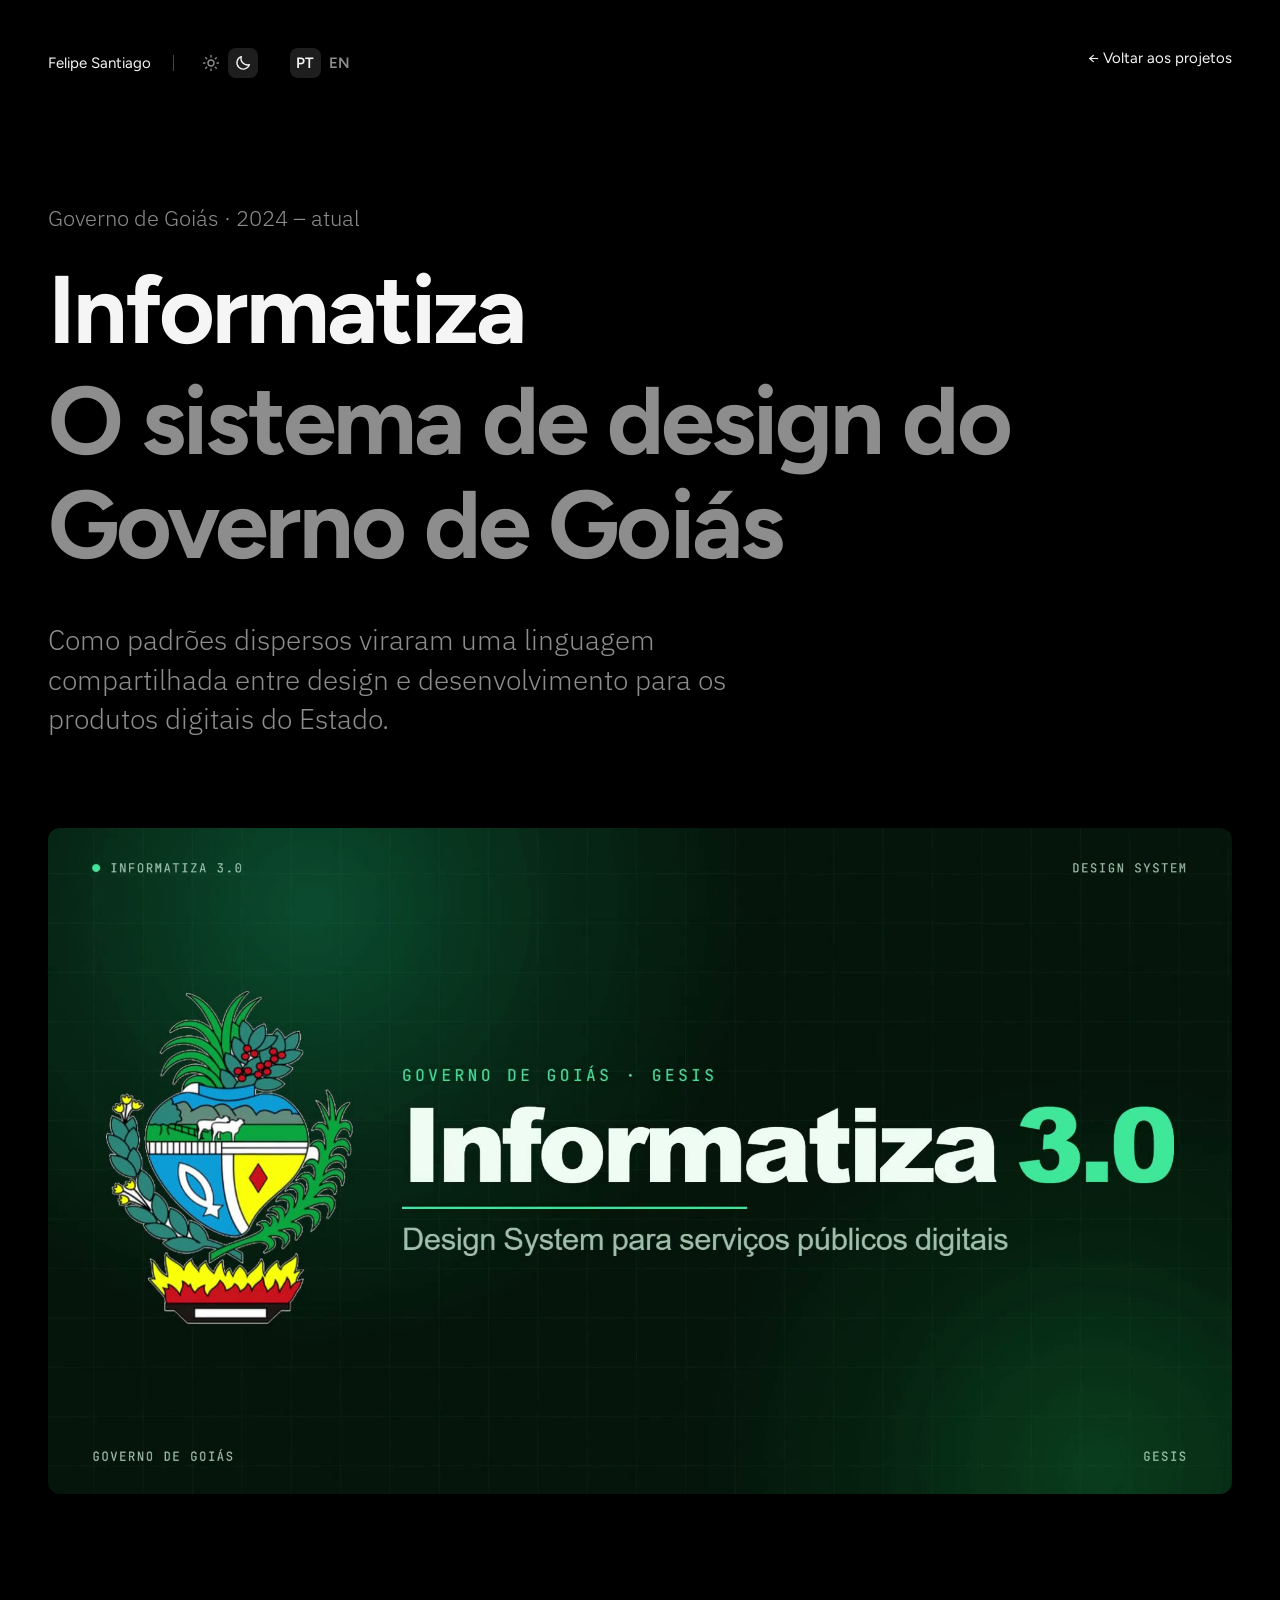
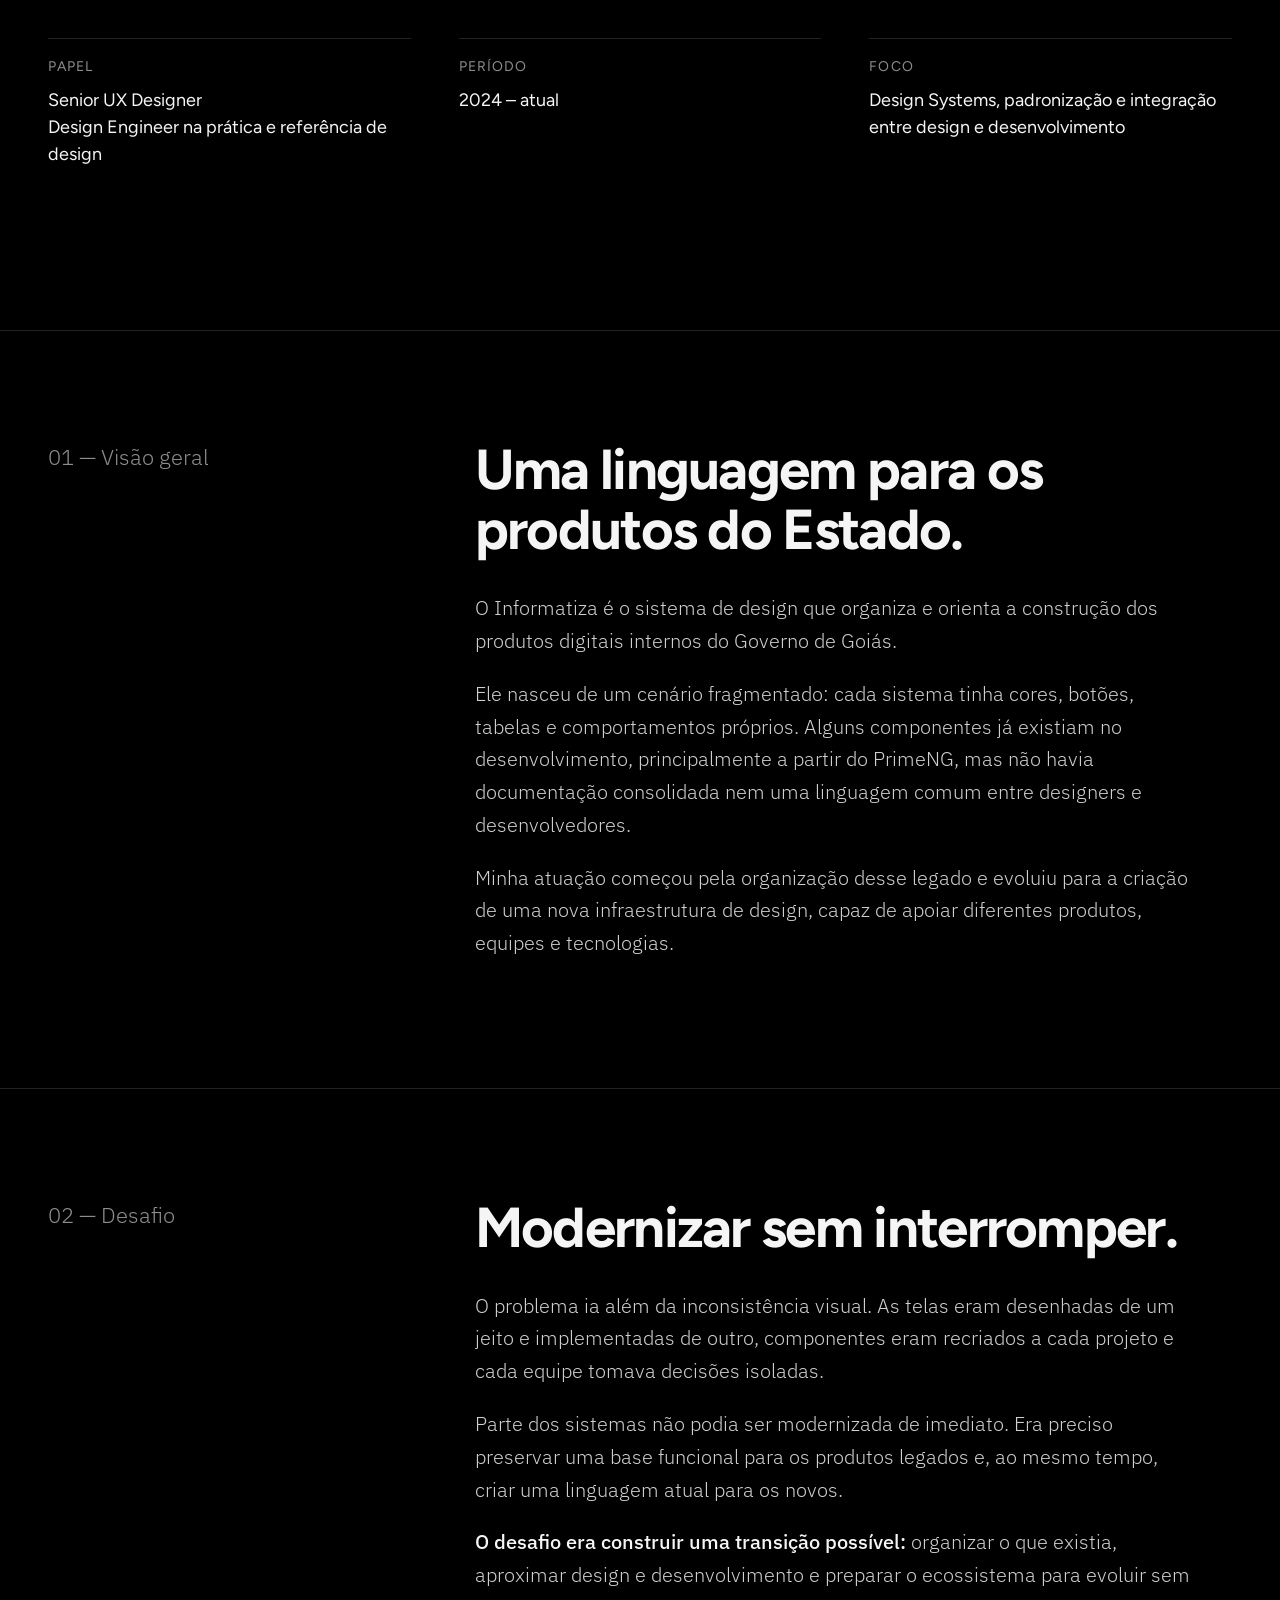
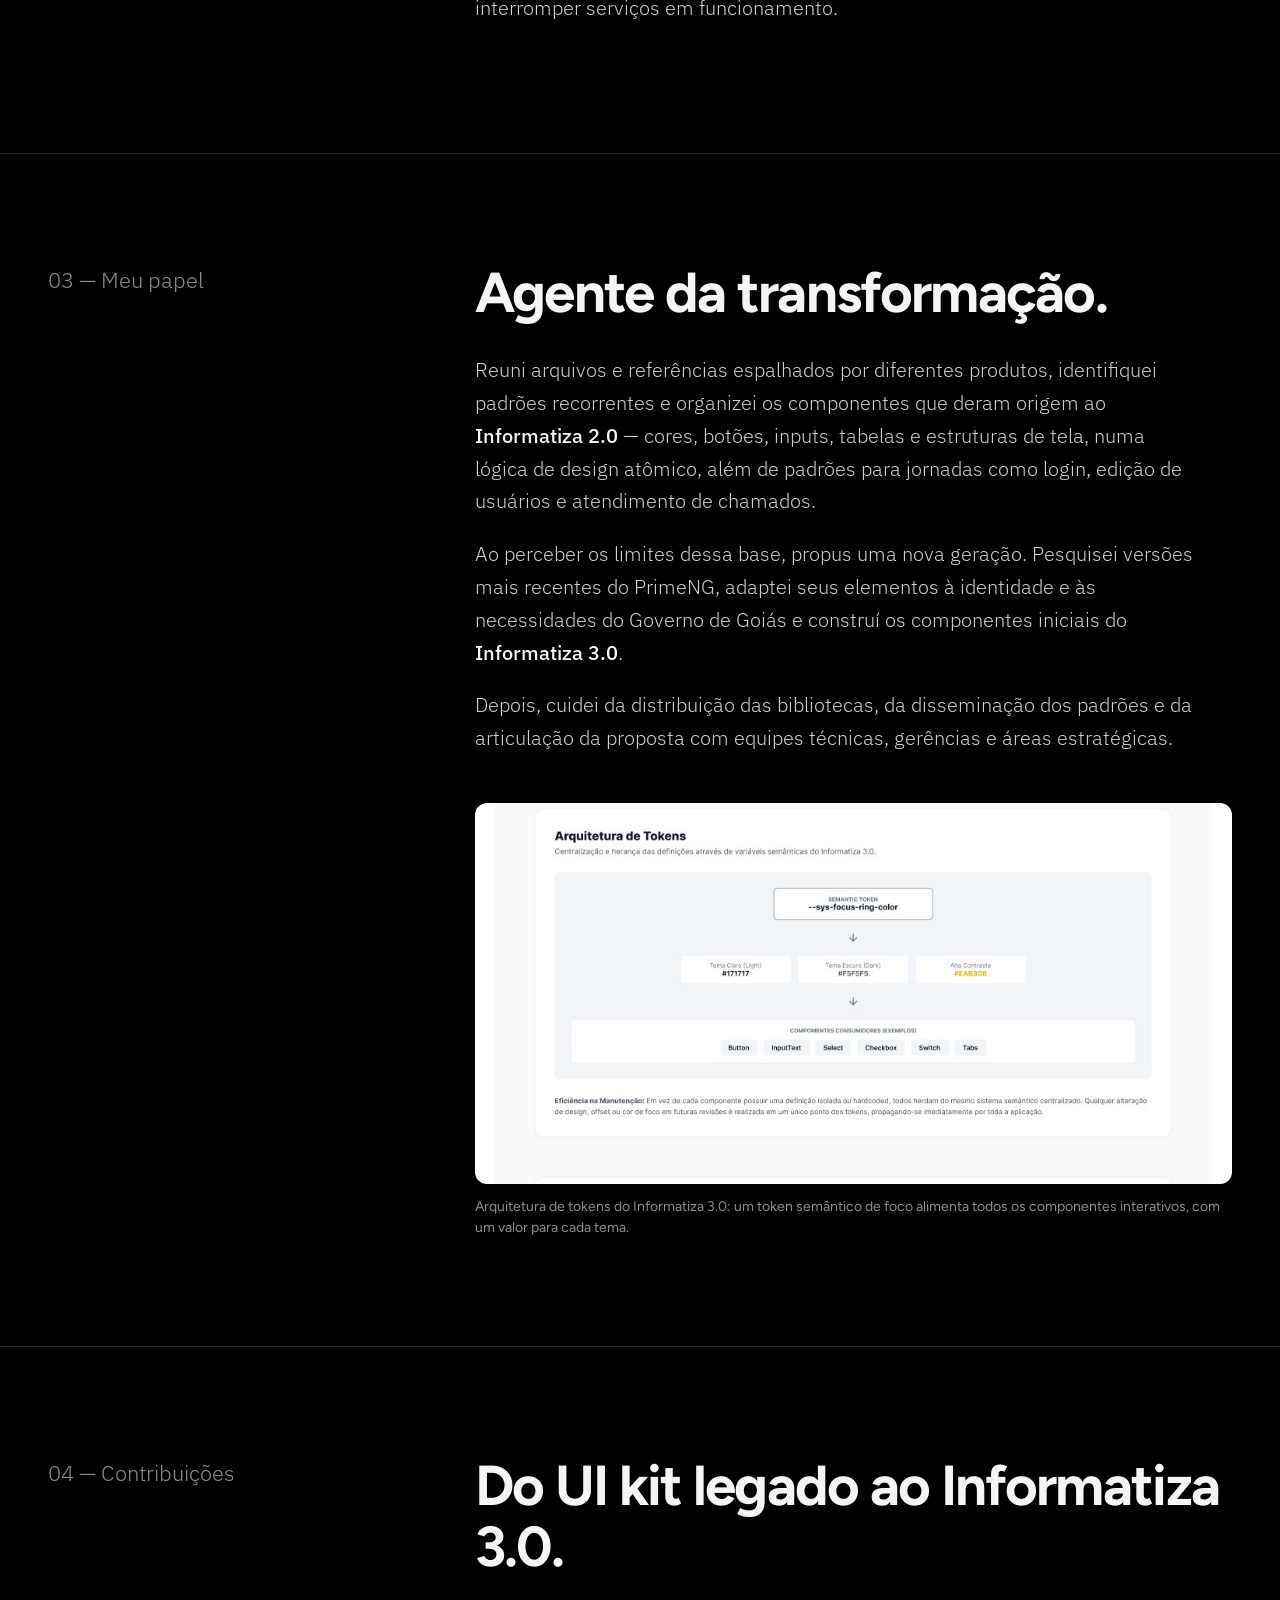
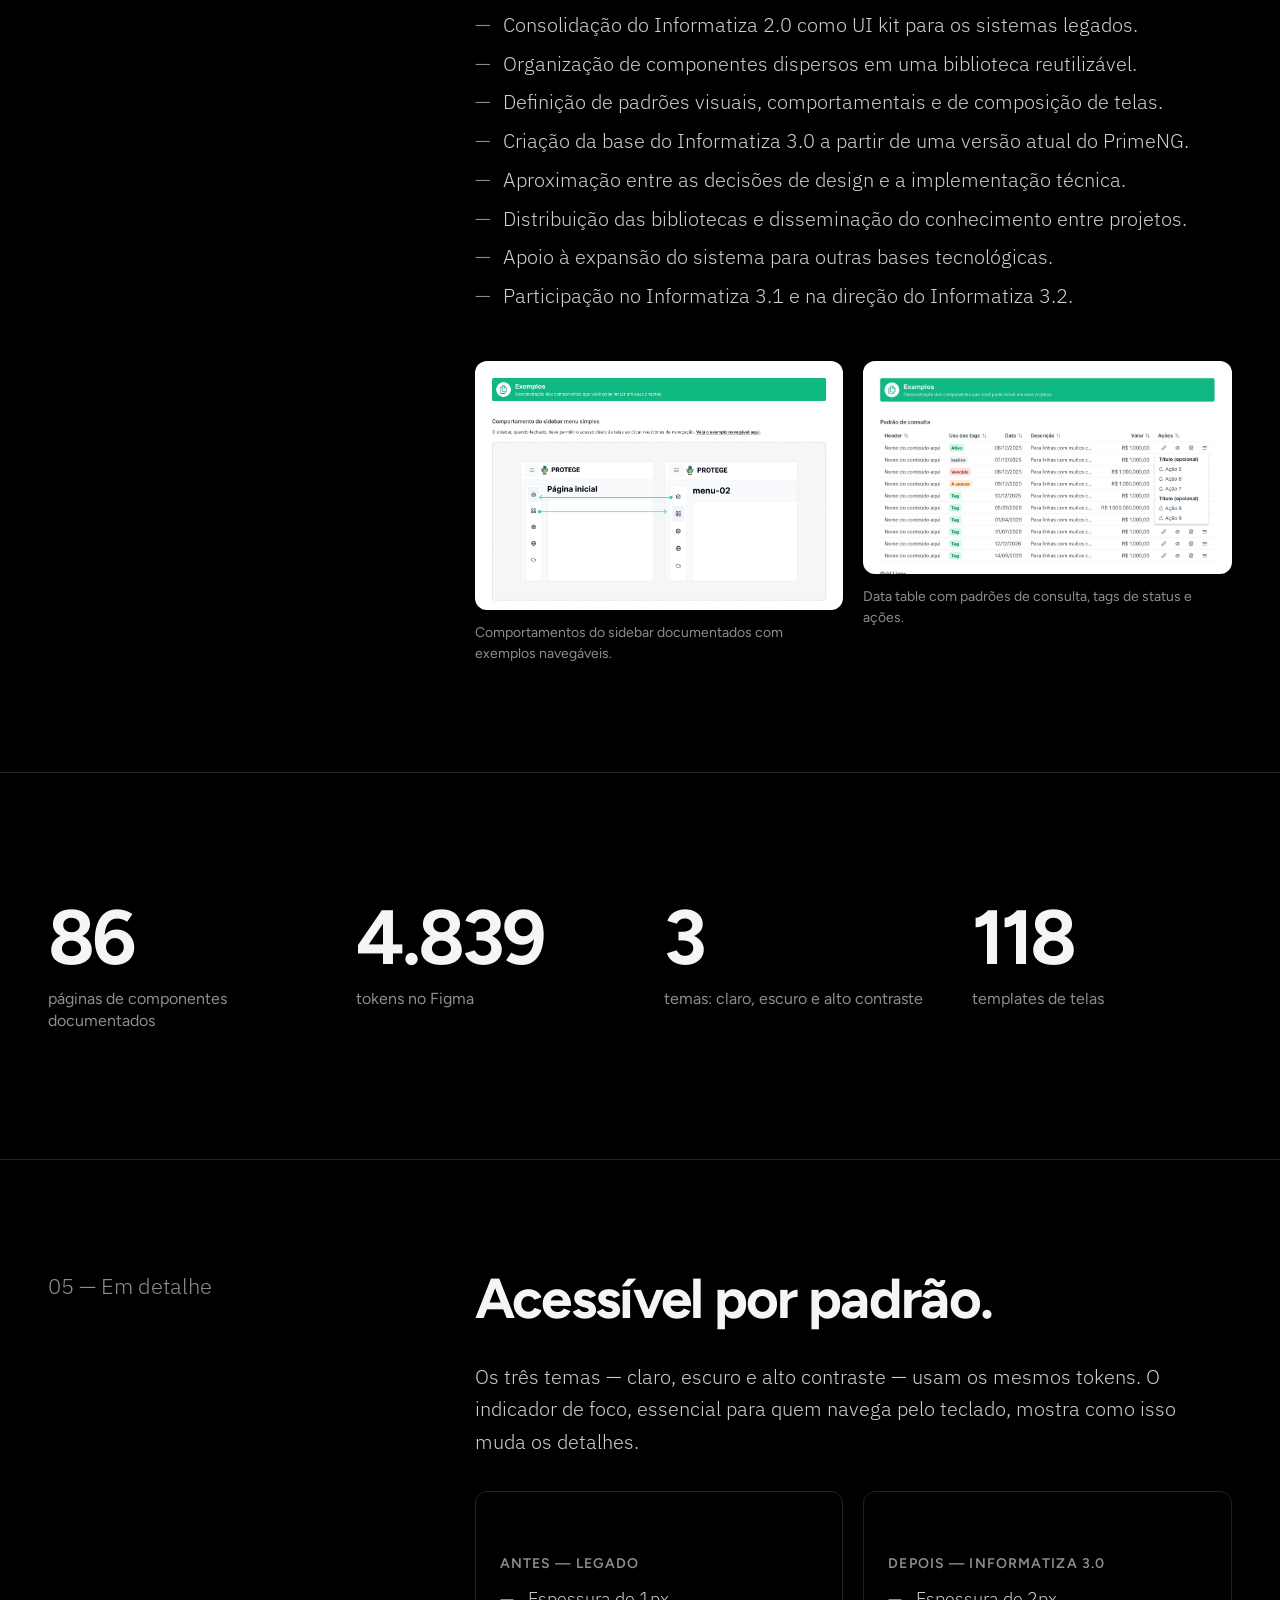
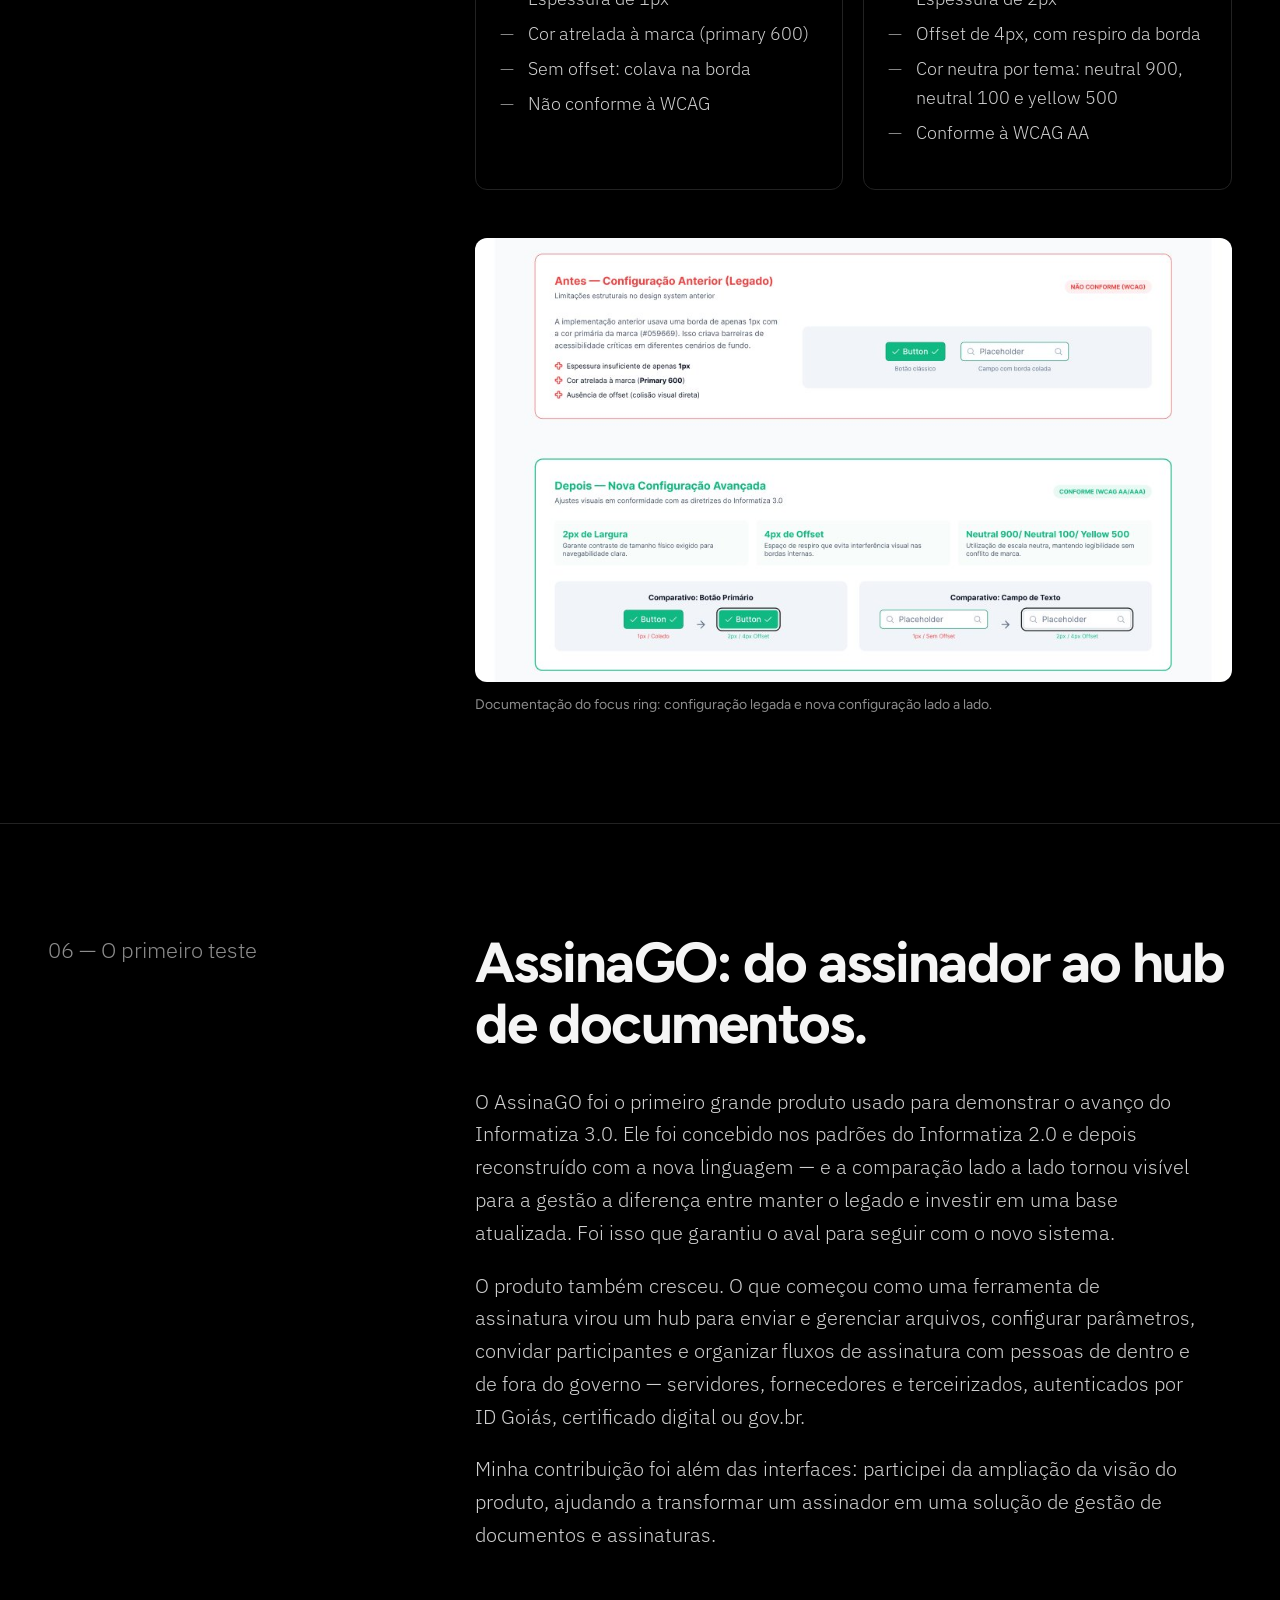
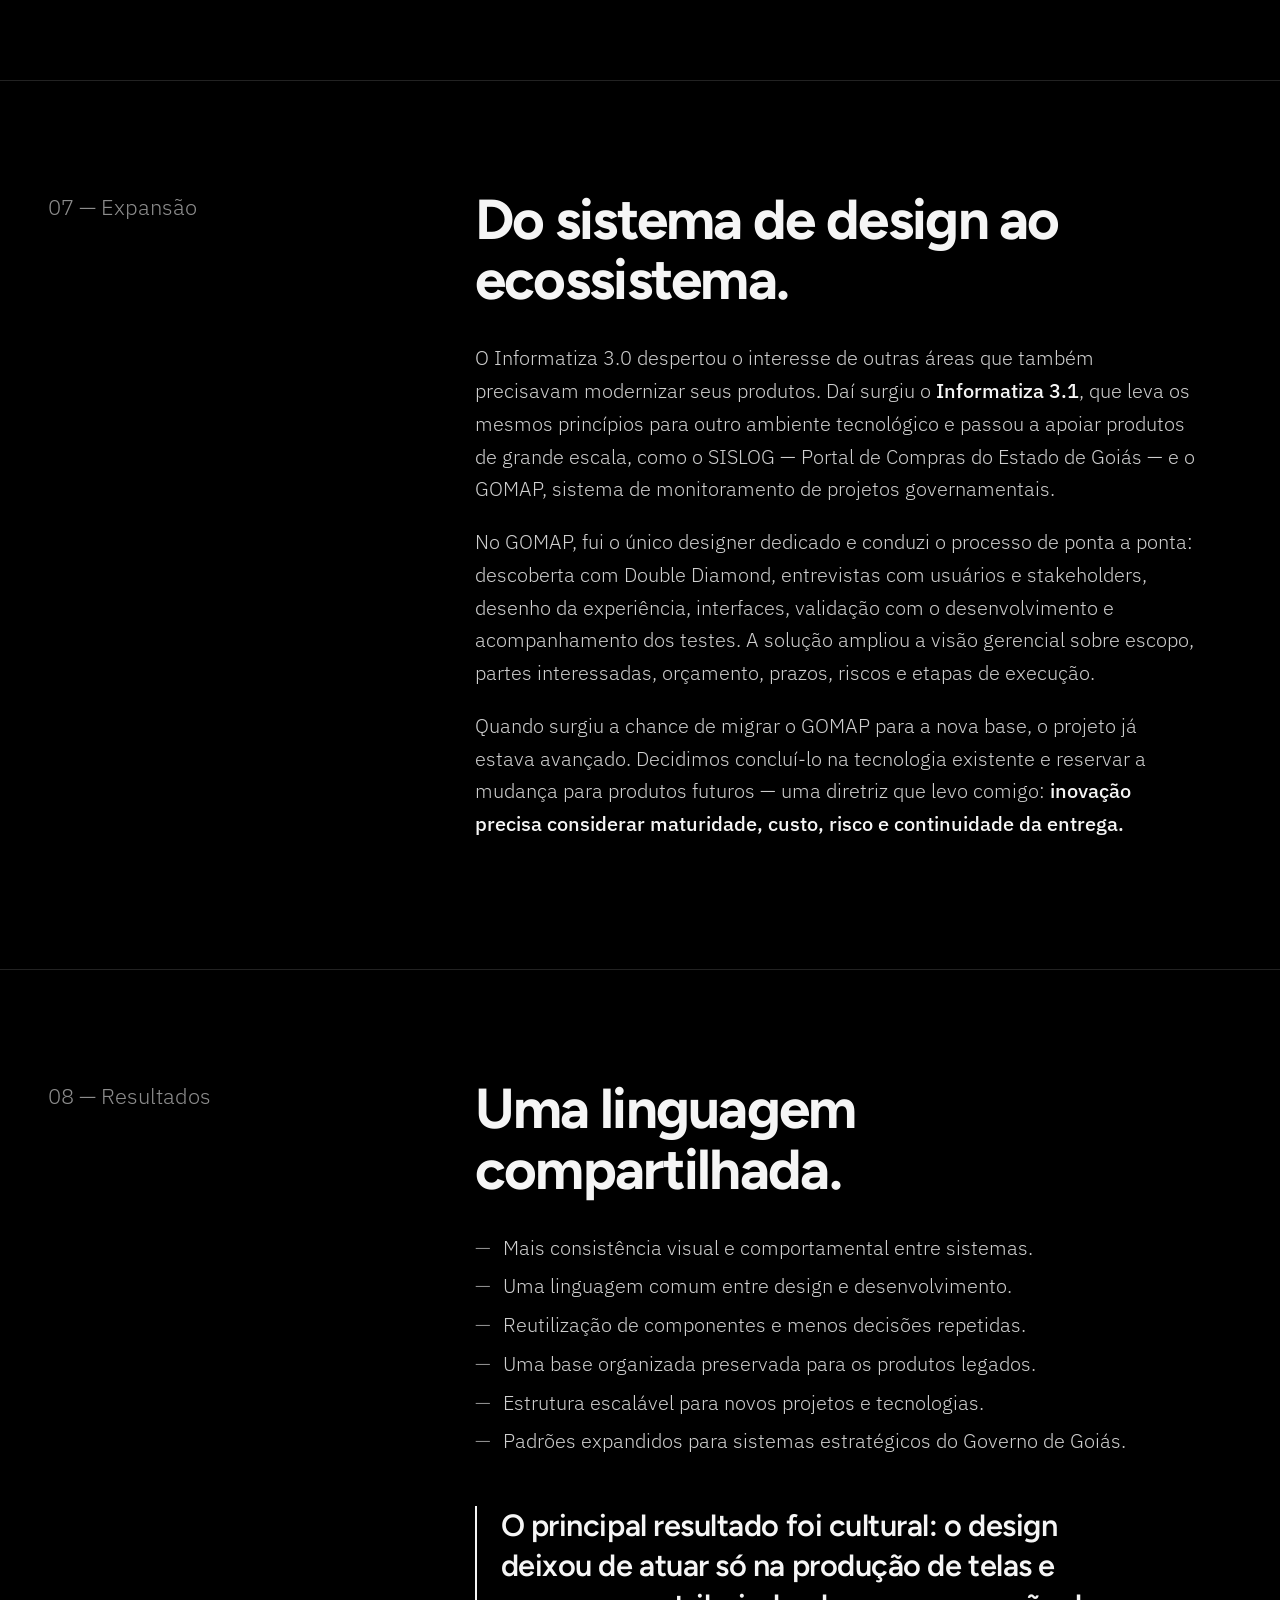
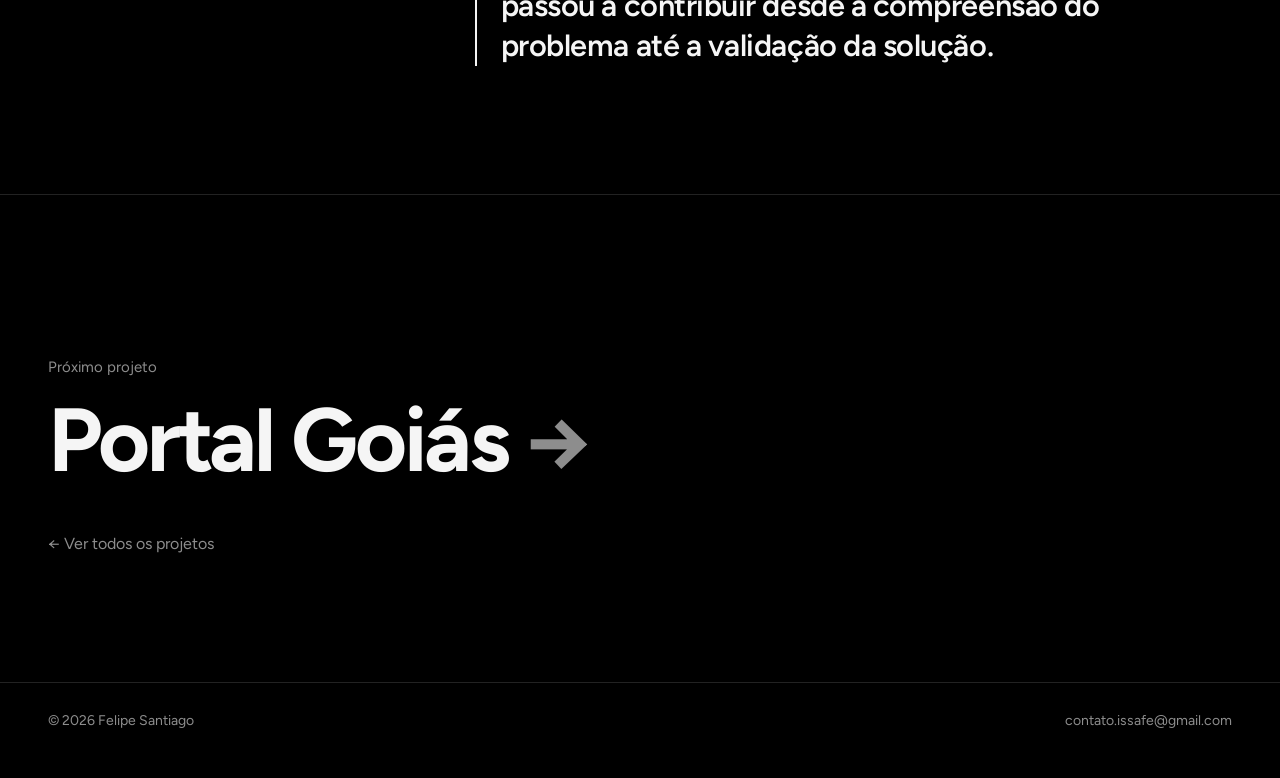
<file: projetos/informatiza.html>
<!doctype html>
<html lang="pt-BR">
<head>
  <meta charset="utf-8">
  <script>try{var s=localStorage,t=s.getItem("theme"),l=s.getItem("lang");if(t)document.documentElement.dataset.theme=t;if(l==="en")document.documentElement.lang="en"}catch(e){}</script>
  <meta name="viewport" content="width=device-width, initial-scale=1">
  <title data-en="Informatiza — Felipe Santiago">Informatiza — Felipe Santiago</title>
  <meta name="description" content="Como padrões dispersos viraram uma linguagem compartilhada entre design e desenvolvimento para os produtos digitais do Estado." data-pt-content="Como padrões dispersos viraram uma linguagem compartilhada entre design e desenvolvimento para os produtos digitais do Estado." data-en-content="How scattered patterns became a language shared by design and development across the State&#x27;s digital products.">
  <link rel="canonical" href="https://felippeissa.github.io/portfolio/projetos/informatiza.html">
  <link rel="icon" href="../favicon.svg" type="image/svg+xml">
  <meta property="og:type" content="article">
  <meta property="og:site_name" content="Felipe Santiago">
  <meta property="og:title" content="Informatiza — Felipe Santiago">
  <meta property="og:description" content="Como padrões dispersos viraram uma linguagem compartilhada entre design e desenvolvimento para os produtos digitais do Estado.">
  <meta property="og:url" content="https://felippeissa.github.io/portfolio/projetos/informatiza.html">
  <meta property="og:image" content="https://felippeissa.github.io/portfolio/assets/informatiza-ds-poster.jpg">
  <meta name="twitter:card" content="summary_large_image">
  <link rel="preconnect" href="https://fonts.googleapis.com">
  <link rel="preconnect" href="https://fonts.gstatic.com" crossorigin>
  <link href="https://fonts.googleapis.com/css2?family=Figtree:wght@400;500;600;700&family=IBM+Plex+Sans:wght@300;400;500&display=swap" rel="stylesheet">
  <link rel="stylesheet" href="../styles.css?v=11">
  <link rel="stylesheet" href="../case.css?v=11">
</head>
<body>
  <a class="skip" href="#historia" data-en="Skip to the story">Pular para a história</a>
  <div class="bg" id="bg"></div>

  <nav class="top" aria-label="Principal" data-pt-label="Principal" data-en-label="Main">
    <a href="../index.html">Felipe Santiago</a>
    <span class="sep" aria-hidden="true"></span>
    <div class="ctrl" role="group" aria-label="Tema" data-en-label="Theme" data-pt-label="Tema">
      <button class="ctrl-btn" type="button" data-theme-set="light" aria-pressed="false" aria-label="Tema claro" data-en-label="Light theme" data-pt-label="Tema claro" title="Tema claro"><svg viewBox="0 0 24 24" aria-hidden="true"><circle cx="12" cy="12" r="4"/><path d="M12 2v2M12 20v2M4.9 4.9l1.4 1.4M17.7 17.7l1.4 1.4M2 12h2M20 12h2M4.9 19.1l1.4-1.4M17.7 6.3l1.4-1.4"/></svg></button>
      <button class="ctrl-btn" type="button" data-theme-set="dark" aria-pressed="true" aria-label="Tema escuro" data-en-label="Dark theme" data-pt-label="Tema escuro" title="Tema escuro"><svg viewBox="0 0 24 24" aria-hidden="true"><path d="M20.5 14.2A8.5 8.5 0 0 1 9.8 3.5a8.5 8.5 0 1 0 10.7 10.7z"/></svg></button>
    </div>
    <div class="ctrl" role="group" aria-label="Idioma" data-en-label="Language" data-pt-label="Idioma">
      <button class="ctrl-btn" type="button" data-lang-set="pt" aria-pressed="true" lang="pt" title="Português">PT</button>
      <button class="ctrl-btn" type="button" data-lang-set="en" aria-pressed="false" lang="en" title="English">EN</button>
    </div>
  </nav>
  <a class="back" href="../index.html#trabalho" data-en="← Back to projects">← Voltar aos projetos</a>

  <!-- ============ EDITE A PARTIR DAQUI ============
       Cada texto em português tem a versão em inglês no atributo data-en="..." ao lado. -->

  <header class="case-hero" data-bg="#000000">
    <p class="eyebrow anim-up" data-en="Government of Goiás · 2024 – present">Governo de Goiás · 2024 – atual</p>
    <h1 class="title big">
      <span class="line"><span>Informatiza</span></span>
      <span class="line sub"><span data-en="The design system of the Government of Goiás">O sistema de design do Governo de Goiás</span></span>
    </h1>
    <p class="lead anim-up d1" data-en="How scattered patterns became a language shared by design and development across the State&#x27;s digital products.">Como padrões dispersos viraram uma linguagem compartilhada entre design e desenvolvimento para os produtos digitais do Estado.</p>
  </header>

  <div class="case-media reveal-block">
    <video src="../assets/informatiza-ds.mp4" poster="../assets/informatiza-ds-poster.jpg" autoplay muted loop playsinline preload="metadata"></video>
  </div>

  <dl class="facts reveal-block">
    <div><dt data-en="Role">Papel</dt><dd data-en="Senior UX Designer&lt;br&gt;Design Engineer in practice and design lead">Senior UX Designer<br>Design Engineer na prática e referência de design</dd></div>
    <div><dt data-en="Period">Período</dt><dd data-en="2024 – present">2024 – atual</dd></div>
    <div><dt data-en="Focus">Foco</dt><dd data-en="Design Systems, standardization and design–development integration">Design Systems, padronização e integração entre design e desenvolvimento</dd></div>
  </dl>

  <div id="historia"></div>
  <section class="chapter reveal-block">
    <p class="num" data-en="01 — Overview">01 — Visão geral</p>
    <div>
      <h2 data-en="A language for the State&#x27;s products.">Uma linguagem para os produtos do Estado.</h2>
      <p data-en="Informatiza is the design system that organizes and guides how the Government of Goiás builds its internal digital products.">O Informatiza é o sistema de design que organiza e orienta a construção dos produtos digitais internos do Governo de Goiás.</p>
      <p data-en="It was born from a fragmented landscape: each system had its own colors, buttons, tables and behaviors. Some components already existed in code, mostly built on PrimeNG, but there was no consolidated documentation and no common language between designers and developers.">Ele nasceu de um cenário fragmentado: cada sistema tinha cores, botões, tabelas e comportamentos próprios. Alguns componentes já existiam no desenvolvimento, principalmente a partir do PrimeNG, mas não havia documentação consolidada nem uma linguagem comum entre designers e desenvolvedores.</p>
      <p data-en="My work started by organizing that legacy and grew into building a new design infrastructure able to support different products, teams and technologies.">Minha atuação começou pela organização desse legado e evoluiu para a criação de uma nova infraestrutura de design, capaz de apoiar diferentes produtos, equipes e tecnologias.</p>
    </div>
  </section>

  <section class="chapter reveal-block">
    <p class="num" data-en="02 — Challenge">02 — Desafio</p>
    <div>
      <h2 data-en="Modernizing without disrupting.">Modernizar sem interromper.</h2>
      <p data-en="The problem went beyond visual inconsistency. Screens were designed one way and built another, components were recreated on every project and each team made isolated decisions.">O problema ia além da inconsistência visual. As telas eram desenhadas de um jeito e implementadas de outro, componentes eram recriados a cada projeto e cada equipe tomava decisões isoladas.</p>
      <p data-en="Some systems could not be modernized right away. We had to keep a working foundation for legacy products while creating a modern language for new ones.">Parte dos sistemas não podia ser modernizada de imediato. Era preciso preservar uma base funcional para os produtos legados e, ao mesmo tempo, criar uma linguagem atual para os novos.</p>
      <p data-en="&lt;strong&gt;The challenge was to build a feasible transition:&lt;/strong&gt; organize what existed, bring design and development closer and prepare the ecosystem to evolve without interrupting live services."><strong>O desafio era construir uma transição possível:</strong> organizar o que existia, aproximar design e desenvolvimento e preparar o ecossistema para evoluir sem interromper serviços em funcionamento.</p>
    </div>
  </section>

  <section class="chapter reveal-block">
    <p class="num" data-en="03 — My role">03 — Meu papel</p>
    <div>
      <h2 data-en="Driving the transformation.">Agente da transformação.</h2>
      <p data-en="I gathered files and references scattered across products, identified recurring patterns and organized the components that became &lt;strong&gt;Informatiza 2.0&lt;/strong&gt; — colors, buttons, inputs, tables and screen structures, following atomic design, plus patterns for journeys such as login, user editing and ticket handling.">Reuni arquivos e referências espalhados por diferentes produtos, identifiquei padrões recorrentes e organizei os componentes que deram origem ao <strong>Informatiza 2.0</strong> — cores, botões, inputs, tabelas e estruturas de tela, numa lógica de design atômico, além de padrões para jornadas como login, edição de usuários e atendimento de chamados.</p>
      <p data-en="Seeing the limits of that foundation, I proposed a new generation. I researched newer PrimeNG versions, adapted their elements to the identity and needs of the Government of Goiás, and built the first components of &lt;strong&gt;Informatiza 3.0&lt;/strong&gt;.">Ao perceber os limites dessa base, propus uma nova geração. Pesquisei versões mais recentes do PrimeNG, adaptei seus elementos à identidade e às necessidades do Governo de Goiás e construí os componentes iniciais do <strong>Informatiza 3.0</strong>.</p>
      <p data-en="Then I took care of distributing the libraries, spreading the patterns and aligning the proposal with technical teams, managers and strategic areas.">Depois, cuidei da distribuição das bibliotecas, da disseminação dos padrões e da articulação da proposta com equipes técnicas, gerências e áreas estratégicas.</p>
      <figure><img src="../assets/informatiza/tokens-arquitetura.jpg" alt="Arquitetura de tokens do Informatiza 3.0: um token semântico de foco alimenta todos os componentes interativos, com um valor para cada tema." loading="lazy"><figcaption data-en="Informatiza 3.0 token architecture: one semantic focus token feeds every interactive component, with a value for each theme.">Arquitetura de tokens do Informatiza 3.0: um token semântico de foco alimenta todos os componentes interativos, com um valor para cada tema.</figcaption></figure>
    </div>
  </section>

  <section class="chapter reveal-block">
    <p class="num" data-en="04 — Contributions">04 — Contribuições</p>
    <div>
      <h2 data-en="From legacy UI kit to Informatiza 3.0.">Do UI kit legado ao Informatiza 3.0.</h2>
      <ul>
        <li data-en="Consolidated Informatiza 2.0 as the UI kit for legacy systems.">Consolidação do Informatiza 2.0 como UI kit para os sistemas legados.</li>
        <li data-en="Organized scattered components into a reusable library.">Organização de componentes dispersos em uma biblioteca reutilizável.</li>
        <li data-en="Defined visual, behavioral and screen composition patterns.">Definição de padrões visuais, comportamentais e de composição de telas.</li>
        <li data-en="Built the Informatiza 3.0 foundation on a current PrimeNG version.">Criação da base do Informatiza 3.0 a partir de uma versão atual do PrimeNG.</li>
        <li data-en="Brought design decisions and technical implementation closer together.">Aproximação entre as decisões de design e a implementação técnica.</li>
        <li data-en="Distributed the libraries and spread knowledge across projects.">Distribuição das bibliotecas e disseminação do conhecimento entre projetos.</li>
        <li data-en="Supported expanding the system to other technology stacks.">Apoio à expansão do sistema para outras bases tecnológicas.</li>
        <li data-en="Contributed to Informatiza 3.1 and to the direction of Informatiza 3.2.">Participação no Informatiza 3.1 e na direção do Informatiza 3.2.</li>
      </ul>
      <div class="fig-pair"><figure><img src="../assets/informatiza/sidebar.jpg" alt="Comportamentos do sidebar documentados com exemplos navegáveis." loading="lazy"><figcaption data-en="Sidebar behaviors documented with clickable examples.">Comportamentos do sidebar documentados com exemplos navegáveis.</figcaption></figure><figure><img src="../assets/informatiza/datatable.jpg" alt="Data table com padrões de consulta, tags de status e ações." loading="lazy"><figcaption data-en="Data table with query patterns, status tags and actions.">Data table com padrões de consulta, tags de status e ações.</figcaption></figure></div>
    </div>
  </section>

  <section class="stats reveal-block">
    <div><b>86</b><span data-en="documented component pages">páginas de componentes documentados</span></div>
    <div><b>4.839</b><span data-en="tokens in Figma">tokens no Figma</span></div>
    <div><b>3</b><span data-en="themes: light, dark and high contrast">temas: claro, escuro e alto contraste</span></div>
    <div><b>118</b><span data-en="screen templates">templates de telas</span></div>
  </section>

  <section class="chapter reveal-block">
    <p class="num" data-en="05 — In detail">05 — Em detalhe</p>
    <div>
      <h2 data-en="Accessible by default.">Acessível por padrão.</h2>
      <p data-en="The three themes — light, dark and high contrast — share the same tokens. The focus indicator, essential for keyboard users, shows how this changes the details.">Os três temas — claro, escuro e alto contraste — usam os mesmos tokens. O indicador de foco, essencial para quem navega pelo teclado, mostra como isso muda os detalhes.</p>
      <div class="compare"><div><h3 data-en="Before — legacy">Antes — legado</h3><ul><li data-en="1px thick">Espessura de 1px</li><li data-en="Color tied to the brand (primary 600)">Cor atrelada à marca (primary 600)</li><li data-en="No offset: it collided with the border">Sem offset: colava na borda</li><li data-en="Not WCAG conformant">Não conforme à WCAG</li></ul></div><div><h3 data-en="After — Informatiza 3.0">Depois — Informatiza 3.0</h3><ul><li data-en="2px thick">Espessura de 2px</li><li data-en="4px offset, breathing room from the border">Offset de 4px, com respiro da borda</li><li data-en="Neutral color per theme: neutral 900, neutral 100 and yellow 500">Cor neutra por tema: neutral 900, neutral 100 e yellow 500</li><li data-en="Conformant with WCAG AA">Conforme à WCAG AA</li></ul></div></div>
      <figure><img src="../assets/informatiza/foco-antes-depois.jpg" alt="Documentação do focus ring: configuração legada e nova configuração lado a lado." loading="lazy"><figcaption data-en="Focus ring documentation: legacy and new configuration side by side.">Documentação do focus ring: configuração legada e nova configuração lado a lado.</figcaption></figure>
    </div>
  </section>

  <section class="chapter reveal-block">
    <p class="num" data-en="06 — The first test">06 — O primeiro teste</p>
    <div>
      <h2 data-en="AssinaGO: from signer to document hub.">AssinaGO: do assinador ao hub de documentos.</h2>
      <p data-en="AssinaGO was the first major product used to demonstrate the progress of Informatiza 3.0. It was first designed with the Informatiza 2.0 patterns and then rebuilt with the new language — and the side-by-side comparison made the difference between keeping the legacy and investing in a modern foundation visible to management. That is what secured the go-ahead for the new system.">O AssinaGO foi o primeiro grande produto usado para demonstrar o avanço do Informatiza 3.0. Ele foi concebido nos padrões do Informatiza 2.0 e depois reconstruído com a nova linguagem — e a comparação lado a lado tornou visível para a gestão a diferença entre manter o legado e investir em uma base atualizada. Foi isso que garantiu o aval para seguir com o novo sistema.</p>
      <p data-en="The product grew too. What started as a signing tool became a hub to upload and manage files, set parameters, invite participants and organize signing flows with people inside and outside government — civil servants, suppliers and contractors, authenticated via ID Goiás, digital certificate or gov.br.">O produto também cresceu. O que começou como uma ferramenta de assinatura virou um hub para enviar e gerenciar arquivos, configurar parâmetros, convidar participantes e organizar fluxos de assinatura com pessoas de dentro e de fora do governo — servidores, fornecedores e terceirizados, autenticados por ID Goiás, certificado digital ou gov.br.</p>
      <p data-en="My contribution went beyond interfaces: I helped broaden the product vision, turning a signer into a document and signature management solution.">Minha contribuição foi além das interfaces: participei da ampliação da visão do produto, ajudando a transformar um assinador em uma solução de gestão de documentos e assinaturas.</p>
    </div>
  </section>

  <section class="chapter reveal-block">
    <p class="num" data-en="07 — Expansion">07 — Expansão</p>
    <div>
      <h2 data-en="From design system to ecosystem.">Do sistema de design ao ecossistema.</h2>
      <p data-en="Informatiza 3.0 drew interest from other areas that also needed to modernize their products. That led to &lt;strong&gt;Informatiza 3.1&lt;/strong&gt;, which brings the same principles to another technology stack and went on to support large-scale products such as SISLOG — the State of Goiás Procurement Portal — and GOMAP, a system for monitoring government projects.">O Informatiza 3.0 despertou o interesse de outras áreas que também precisavam modernizar seus produtos. Daí surgiu o <strong>Informatiza 3.1</strong>, que leva os mesmos princípios para outro ambiente tecnológico e passou a apoiar produtos de grande escala, como o SISLOG — Portal de Compras do Estado de Goiás — e o GOMAP, sistema de monitoramento de projetos governamentais.</p>
      <p data-en="On GOMAP, I was the only dedicated designer and led the process end to end: Double Diamond discovery, user and stakeholder interviews, experience design, interfaces, validation with development and test follow-up. The solution broadened management visibility over scope, stakeholders, budget, deadlines, risks and execution stages.">No GOMAP, fui o único designer dedicado e conduzi o processo de ponta a ponta: descoberta com Double Diamond, entrevistas com usuários e stakeholders, desenho da experiência, interfaces, validação com o desenvolvimento e acompanhamento dos testes. A solução ampliou a visão gerencial sobre escopo, partes interessadas, orçamento, prazos, riscos e etapas de execução.</p>
      <p data-en="When the chance came to migrate GOMAP to the new foundation, the project was already well underway. We chose to finish it on the existing stack and save the change for future products — a principle I carry with me: &lt;strong&gt;innovation has to weigh maturity, cost, risk and delivery continuity.&lt;/strong&gt;">Quando surgiu a chance de migrar o GOMAP para a nova base, o projeto já estava avançado. Decidimos concluí-lo na tecnologia existente e reservar a mudança para produtos futuros — uma diretriz que levo comigo: <strong>inovação precisa considerar maturidade, custo, risco e continuidade da entrega.</strong></p>
    </div>
  </section>

  <section class="chapter reveal-block">
    <p class="num" data-en="08 — Results">08 — Resultados</p>
    <div>
      <h2 data-en="A shared language.">Uma linguagem compartilhada.</h2>
      <ul>
        <li data-en="More visual and behavioral consistency across systems.">Mais consistência visual e comportamental entre sistemas.</li>
        <li data-en="A common language between design and development.">Uma linguagem comum entre design e desenvolvimento.</li>
        <li data-en="Reusable components and fewer repeated decisions.">Reutilização de componentes e menos decisões repetidas.</li>
        <li data-en="An organized foundation preserved for legacy products.">Uma base organizada preservada para os produtos legados.</li>
        <li data-en="A scalable structure for new projects and technologies.">Estrutura escalável para novos projetos e tecnologias.</li>
        <li data-en="Patterns expanded to strategic Government of Goiás systems.">Padrões expandidos para sistemas estratégicos do Governo de Goiás.</li>
      </ul>
      <p class="pull" data-en="The main result was cultural: design stopped being only about producing screens and began contributing from understanding the problem to validating the solution.">O principal resultado foi cultural: o design deixou de atuar só na produção de telas e passou a contribuir desde a compreensão do problema até a validação da solução.</p>
    </div>
  </section>

  <footer class="next" data-bg="#000000">
    <p data-en="Next project">Próximo projeto</p>
    <a class="next-title" href="portal-goias.html">Portal Goiás <span>→</span></a>
    <br>
    <a class="all" href="../index.html#trabalho" data-en="← See all projects">← Ver todos os projetos</a>
  </footer>

  <!-- ============ FIM da área de edição ============ -->

  <div class="site-foot">
    <span>© <span data-year>2026</span> Felipe Santiago</span>
    <a href="mailto:contato.issafe@gmail.com">contato.issafe@gmail.com</a>
  </div>

  <script src="../script.js?v=11"></script>
</body>
</html>
</file>
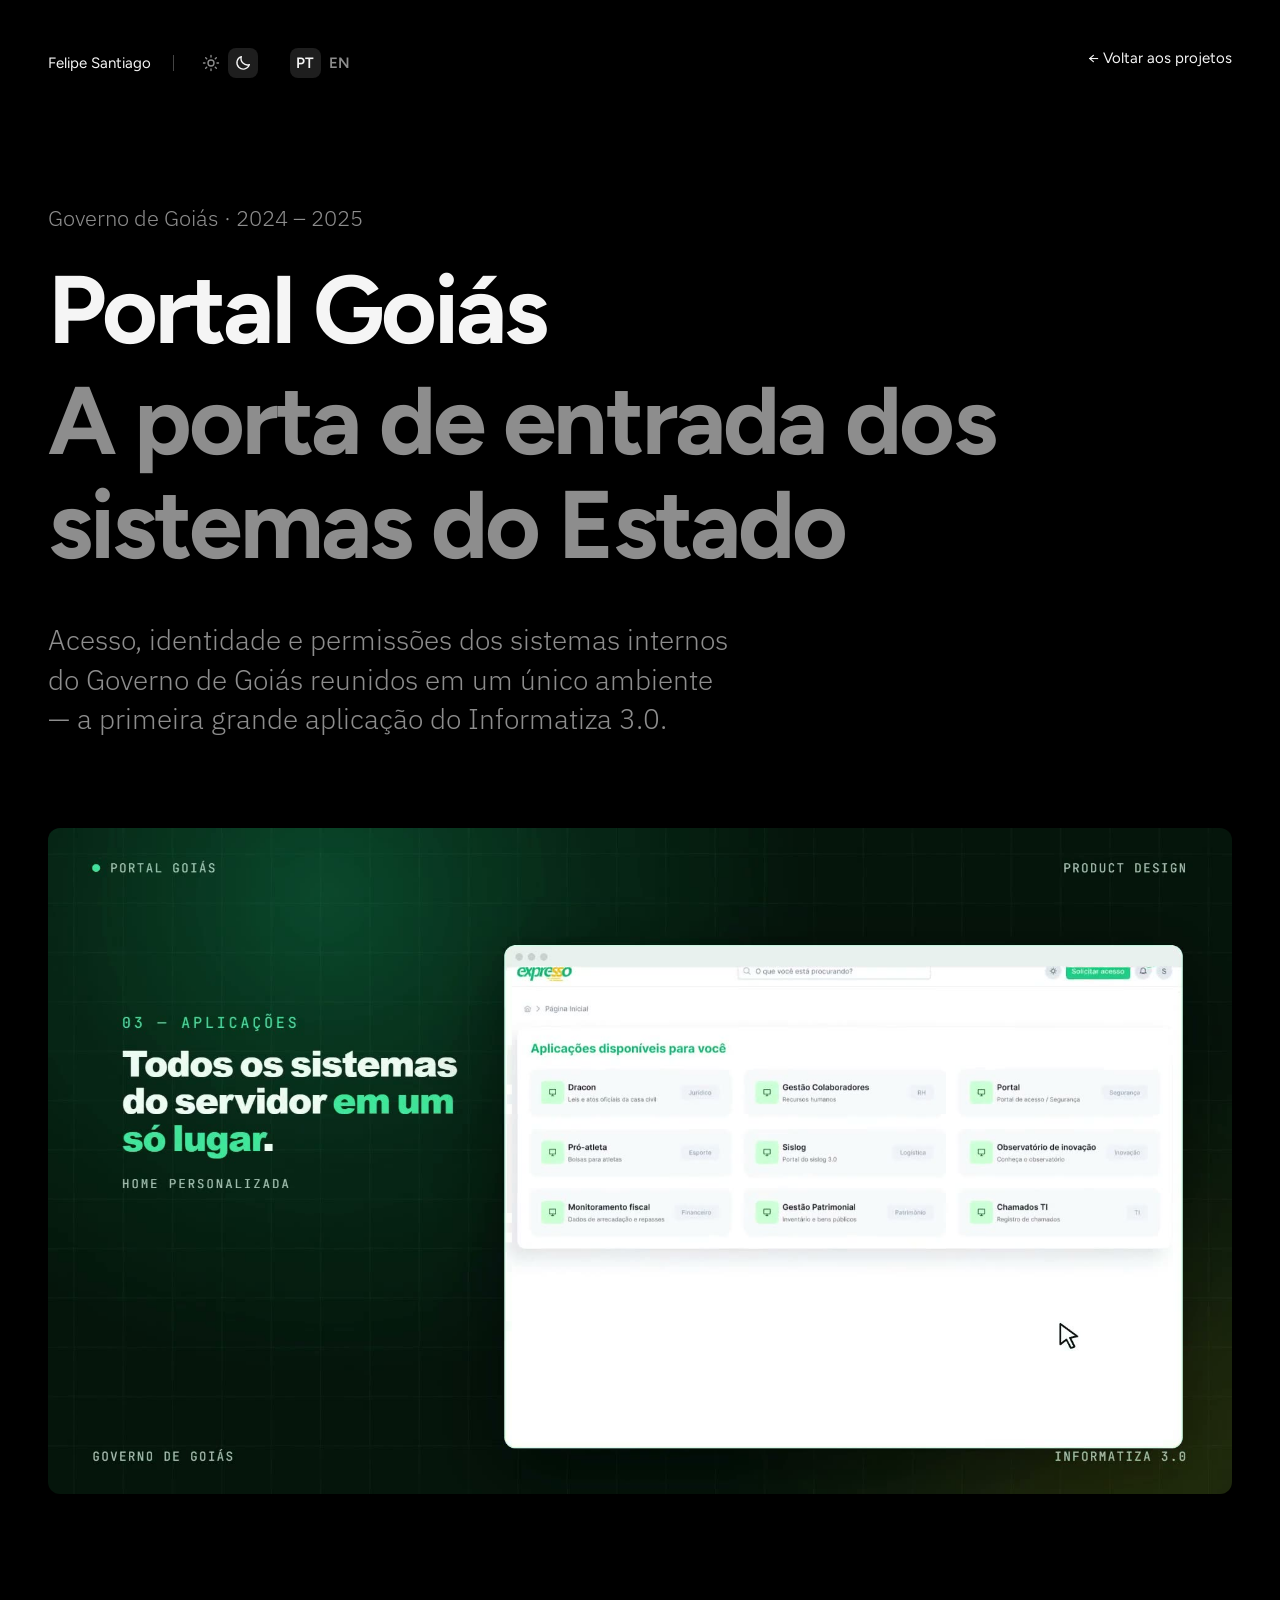
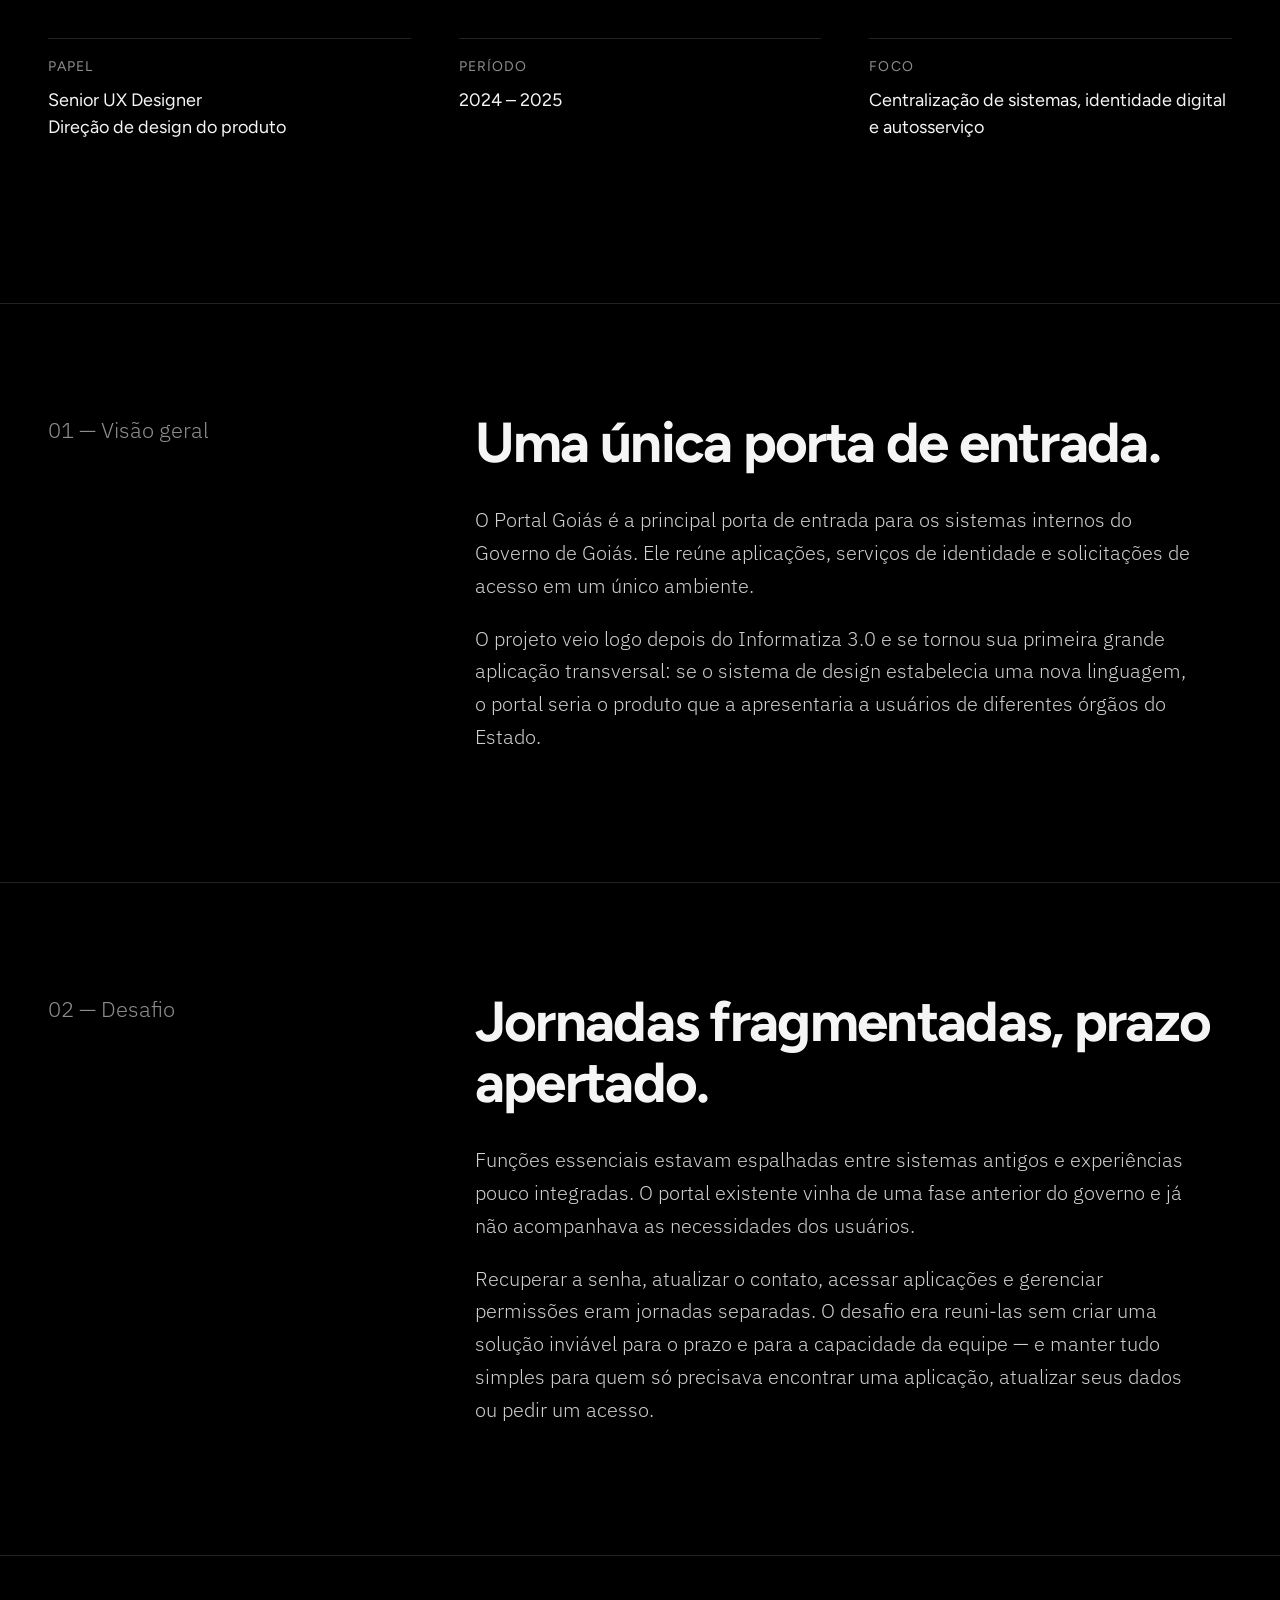
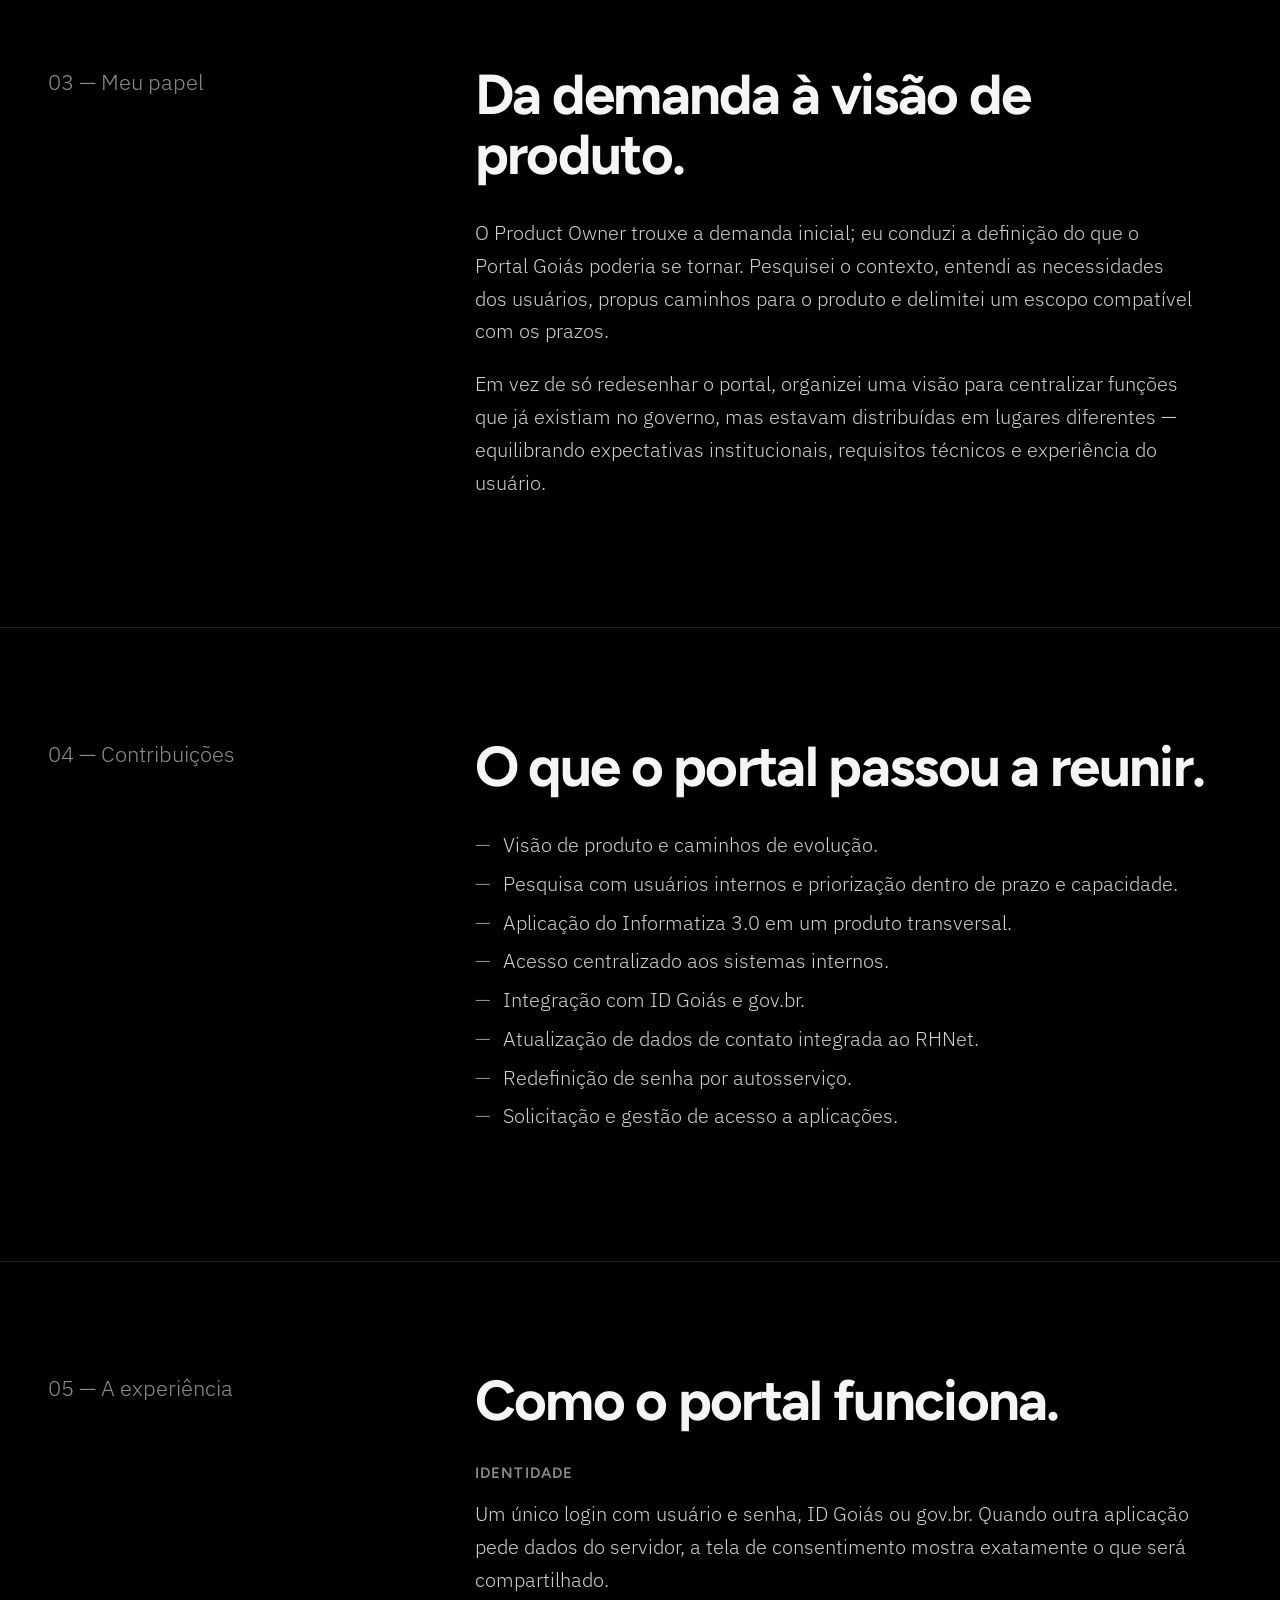
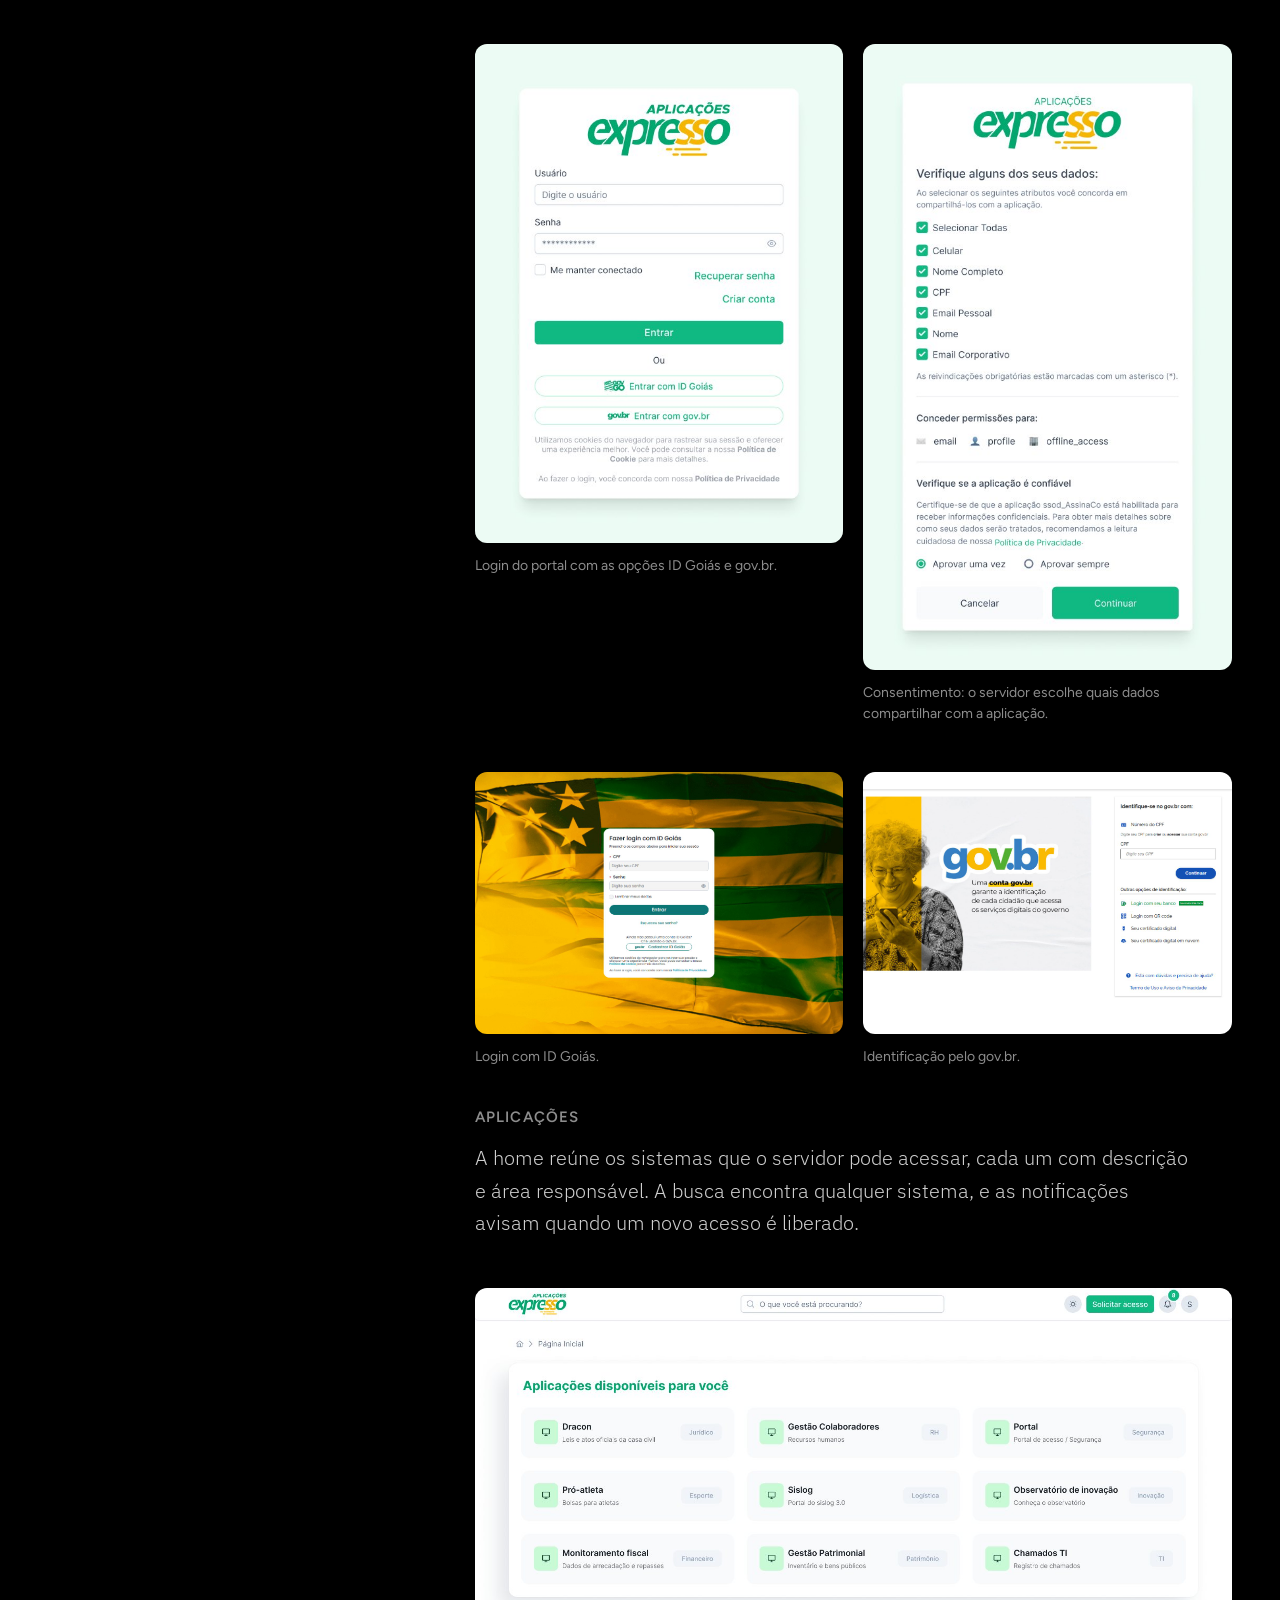
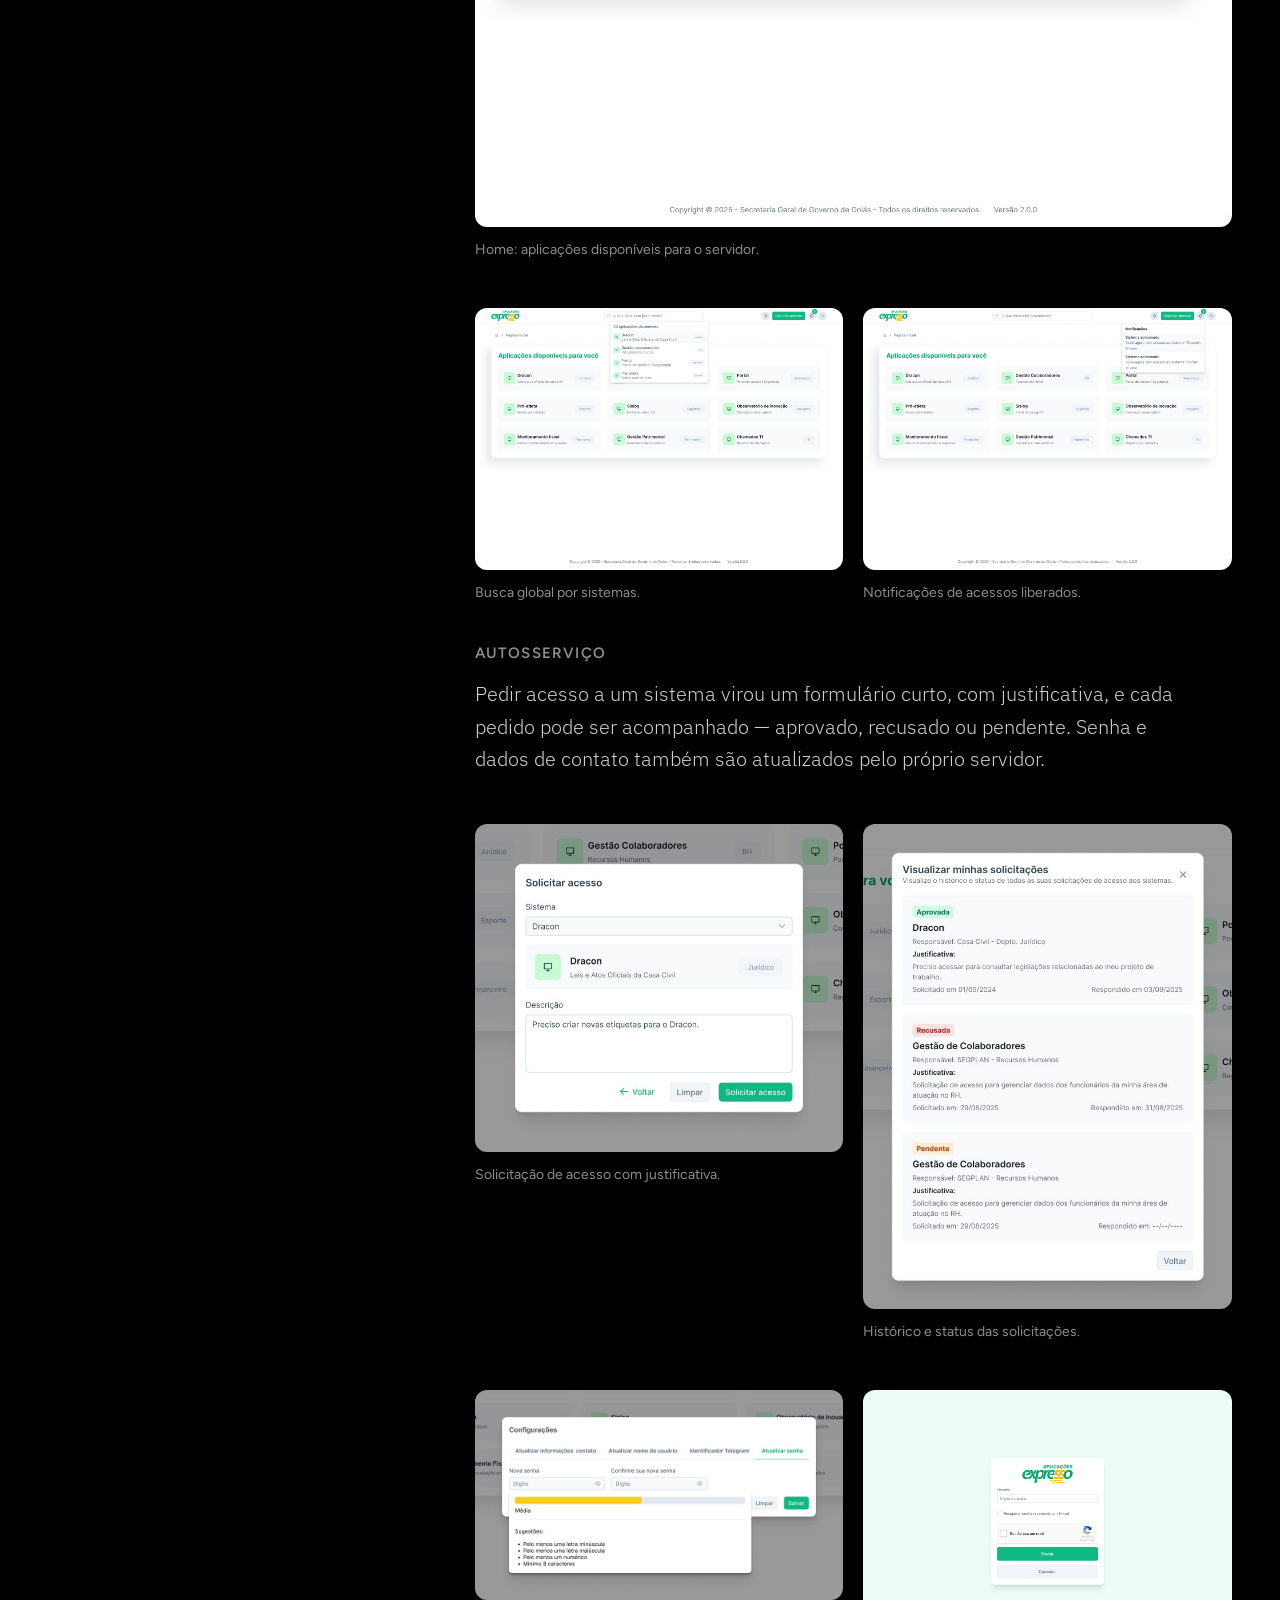
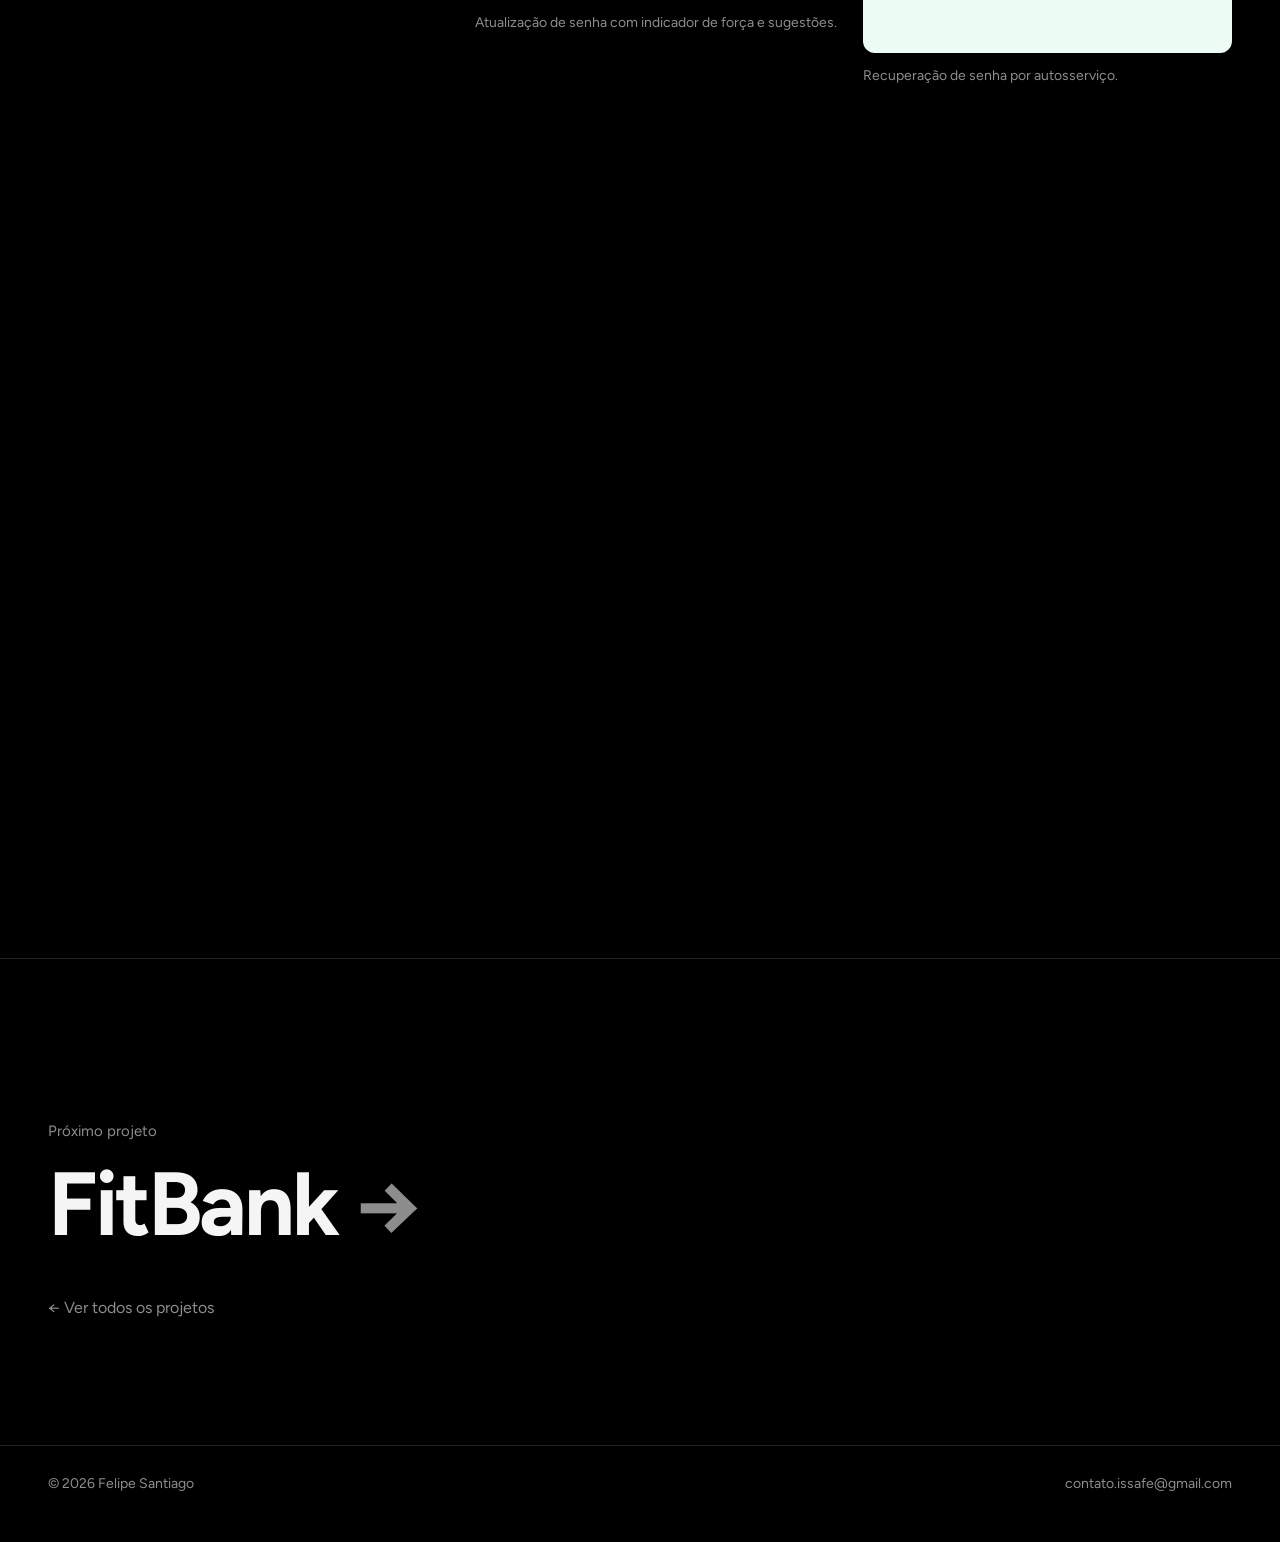
<file: projetos/portal-goias.html>
<!doctype html>
<html lang="pt-BR">
<head>
  <meta charset="utf-8">
  <script>try{var s=localStorage,t=s.getItem("theme"),l=s.getItem("lang");if(t)document.documentElement.dataset.theme=t;if(l==="en")document.documentElement.lang="en"}catch(e){}</script>
  <meta name="viewport" content="width=device-width, initial-scale=1">
  <title data-en="Portal Goiás — Felipe Santiago">Portal Goiás — Felipe Santiago</title>
  <meta name="description" content="Acesso, identidade e permissões dos sistemas internos do Governo de Goiás reunidos em um único ambiente — a primeira grande aplicação do Informatiza 3.0." data-pt-content="Acesso, identidade e permissões dos sistemas internos do Governo de Goiás reunidos em um único ambiente — a primeira grande aplicação do Informatiza 3.0." data-en-content="Access, identity and permissions for the internal systems of the Government of Goiás, brought together in one place — the first major application of Informatiza 3.0.">
  <link rel="canonical" href="https://felippeissa.github.io/portfolio/projetos/portal-goias.html">
  <link rel="icon" href="../favicon.svg" type="image/svg+xml">
  <meta property="og:type" content="article">
  <meta property="og:site_name" content="Felipe Santiago">
  <meta property="og:title" content="Portal Goiás — Felipe Santiago">
  <meta property="og:description" content="Acesso, identidade e permissões dos sistemas internos do Governo de Goiás reunidos em um único ambiente — a primeira grande aplicação do Informatiza 3.0.">
  <meta property="og:url" content="https://felippeissa.github.io/portfolio/projetos/portal-goias.html">
  <meta property="og:image" content="https://felippeissa.github.io/portfolio/assets/portal-goias-poster.jpg">
  <meta name="twitter:card" content="summary_large_image">
  <link rel="preconnect" href="https://fonts.googleapis.com">
  <link rel="preconnect" href="https://fonts.gstatic.com" crossorigin>
  <link href="https://fonts.googleapis.com/css2?family=Figtree:wght@400;500;600;700&family=IBM+Plex+Sans:wght@300;400;500&display=swap" rel="stylesheet">
  <link rel="stylesheet" href="../styles.css?v=11">
  <link rel="stylesheet" href="../case.css?v=11">
</head>
<body>
  <a class="skip" href="#historia" data-en="Skip to the story">Pular para a história</a>
  <div class="bg" id="bg"></div>

  <nav class="top" aria-label="Principal" data-pt-label="Principal" data-en-label="Main">
    <a href="../index.html">Felipe Santiago</a>
    <span class="sep" aria-hidden="true"></span>
    <div class="ctrl" role="group" aria-label="Tema" data-en-label="Theme" data-pt-label="Tema">
      <button class="ctrl-btn" type="button" data-theme-set="light" aria-pressed="false" aria-label="Tema claro" data-en-label="Light theme" data-pt-label="Tema claro" title="Tema claro"><svg viewBox="0 0 24 24" aria-hidden="true"><circle cx="12" cy="12" r="4"/><path d="M12 2v2M12 20v2M4.9 4.9l1.4 1.4M17.7 17.7l1.4 1.4M2 12h2M20 12h2M4.9 19.1l1.4-1.4M17.7 6.3l1.4-1.4"/></svg></button>
      <button class="ctrl-btn" type="button" data-theme-set="dark" aria-pressed="true" aria-label="Tema escuro" data-en-label="Dark theme" data-pt-label="Tema escuro" title="Tema escuro"><svg viewBox="0 0 24 24" aria-hidden="true"><path d="M20.5 14.2A8.5 8.5 0 0 1 9.8 3.5a8.5 8.5 0 1 0 10.7 10.7z"/></svg></button>
    </div>
    <div class="ctrl" role="group" aria-label="Idioma" data-en-label="Language" data-pt-label="Idioma">
      <button class="ctrl-btn" type="button" data-lang-set="pt" aria-pressed="true" lang="pt" title="Português">PT</button>
      <button class="ctrl-btn" type="button" data-lang-set="en" aria-pressed="false" lang="en" title="English">EN</button>
    </div>
  </nav>
  <a class="back" href="../index.html#trabalho" data-en="← Back to projects">← Voltar aos projetos</a>

  <!-- ============ EDITE A PARTIR DAQUI ============
       Cada texto em português tem a versão em inglês no atributo data-en="..." ao lado. -->

  <header class="case-hero" data-bg="#000000">
    <p class="eyebrow anim-up" data-en="Government of Goiás · 2024 – 2025">Governo de Goiás · 2024 – 2025</p>
    <h1 class="title big">
      <span class="line"><span>Portal Goiás</span></span>
      <span class="line sub"><span data-en="The front door to the State&#x27;s systems">A porta de entrada dos sistemas do Estado</span></span>
    </h1>
    <p class="lead anim-up d1" data-en="Access, identity and permissions for the internal systems of the Government of Goiás, brought together in one place — the first major application of Informatiza 3.0.">Acesso, identidade e permissões dos sistemas internos do Governo de Goiás reunidos em um único ambiente — a primeira grande aplicação do Informatiza 3.0.</p>
  </header>

  <div class="case-media reveal-block">
    <video src="../assets/portal-goias.mp4" poster="../assets/portal-goias-poster.jpg" autoplay muted loop playsinline preload="metadata"></video>
  </div>

  <dl class="facts reveal-block">
    <div><dt data-en="Role">Papel</dt><dd data-en="Senior UX Designer&lt;br&gt;Product design lead">Senior UX Designer<br>Direção de design do produto</dd></div>
    <div><dt data-en="Period">Período</dt><dd data-en="2024 – 2025">2024 – 2025</dd></div>
    <div><dt data-en="Focus">Foco</dt><dd data-en="System centralization, digital identity and self-service">Centralização de sistemas, identidade digital e autosserviço</dd></div>
  </dl>

  <div id="historia"></div>
  <section class="chapter reveal-block">
    <p class="num" data-en="01 — Overview">01 — Visão geral</p>
    <div>
      <h2 data-en="One front door.">Uma única porta de entrada.</h2>
      <p data-en="Portal Goiás is the main front door to the internal systems of the Government of Goiás. It brings applications, identity services and access requests together in one place.">O Portal Goiás é a principal porta de entrada para os sistemas internos do Governo de Goiás. Ele reúne aplicações, serviços de identidade e solicitações de acesso em um único ambiente.</p>
      <p data-en="The project came right after Informatiza 3.0 and became its first major cross-cutting application: if the design system set a new language, the portal would be the product introducing it to users across the State&#x27;s agencies.">O projeto veio logo depois do Informatiza 3.0 e se tornou sua primeira grande aplicação transversal: se o sistema de design estabelecia uma nova linguagem, o portal seria o produto que a apresentaria a usuários de diferentes órgãos do Estado.</p>
    </div>
  </section>

  <section class="chapter reveal-block">
    <p class="num" data-en="02 — Challenge">02 — Desafio</p>
    <div>
      <h2 data-en="Fragmented journeys, tight deadline.">Jornadas fragmentadas, prazo apertado.</h2>
      <p data-en="Essential functions were spread across old systems and poorly integrated experiences. The existing portal came from an earlier phase of government and no longer kept up with user needs.">Funções essenciais estavam espalhadas entre sistemas antigos e experiências pouco integradas. O portal existente vinha de uma fase anterior do governo e já não acompanhava as necessidades dos usuários.</p>
      <p data-en="Recovering a password, updating contact details, opening applications and managing permissions were separate journeys. The challenge was to bring them together without creating something unfeasible for the deadline and team capacity — and keep it simple for someone who just needed to find an app, update their data or request access.">Recuperar a senha, atualizar o contato, acessar aplicações e gerenciar permissões eram jornadas separadas. O desafio era reuni-las sem criar uma solução inviável para o prazo e para a capacidade da equipe — e manter tudo simples para quem só precisava encontrar uma aplicação, atualizar seus dados ou pedir um acesso.</p>
    </div>
  </section>

  <section class="chapter reveal-block">
    <p class="num" data-en="03 — My role">03 — Meu papel</p>
    <div>
      <h2 data-en="From request to product vision.">Da demanda à visão de produto.</h2>
      <p data-en="The Product Owner brought the initial request; I led the definition of what Portal Goiás could become. I researched the context, understood user needs, proposed product directions and scoped it to fit the deadlines.">O Product Owner trouxe a demanda inicial; eu conduzi a definição do que o Portal Goiás poderia se tornar. Pesquisei o contexto, entendi as necessidades dos usuários, propus caminhos para o produto e delimitei um escopo compatível com os prazos.</p>
      <p data-en="Rather than just redesigning the portal, I shaped a vision to centralize functions that already existed in government but were spread across different places — balancing institutional expectations, technical requirements and user experience.">Em vez de só redesenhar o portal, organizei uma visão para centralizar funções que já existiam no governo, mas estavam distribuídas em lugares diferentes — equilibrando expectativas institucionais, requisitos técnicos e experiência do usuário.</p>
    </div>
  </section>

  <section class="chapter reveal-block">
    <p class="num" data-en="04 — Contributions">04 — Contribuições</p>
    <div>
      <h2 data-en="What the portal now brings together.">O que o portal passou a reunir.</h2>
      <ul>
        <li data-en="Product vision and evolution paths.">Visão de produto e caminhos de evolução.</li>
        <li data-en="Research with internal users and prioritization within time and capacity.">Pesquisa com usuários internos e priorização dentro de prazo e capacidade.</li>
        <li data-en="Applied Informatiza 3.0 to a cross-cutting product.">Aplicação do Informatiza 3.0 em um produto transversal.</li>
        <li data-en="Centralized access to internal systems.">Acesso centralizado aos sistemas internos.</li>
        <li data-en="Integration with ID Goiás and gov.br.">Integração com ID Goiás e gov.br.</li>
        <li data-en="Contact details update integrated with RHNet.">Atualização de dados de contato integrada ao RHNet.</li>
        <li data-en="Self-service password reset.">Redefinição de senha por autosserviço.</li>
        <li data-en="Requesting and managing access to applications.">Solicitação e gestão de acesso a aplicações.</li>
      </ul>
    </div>
  </section>

  <section class="chapter reveal-block">
    <p class="num" data-en="05 — The experience">05 — A experiência</p>
    <div>
      <h2 data-en="How the portal works.">Como o portal funciona.</h2>
      <h3 data-en="Identity">Identidade</h3>
      <p data-en="One login with username and password, ID Goiás or gov.br. When another application asks for the user’s data, the consent screen shows exactly what will be shared.">Um único login com usuário e senha, ID Goiás ou gov.br. Quando outra aplicação pede dados do servidor, a tela de consentimento mostra exatamente o que será compartilhado.</p>
      <div class="fig-pair"><figure><img src="../assets/portal/login.jpg" alt="Login do portal com as opções ID Goiás e gov.br." loading="lazy"><figcaption data-en="Portal login with ID Goiás and gov.br options.">Login do portal com as opções ID Goiás e gov.br.</figcaption></figure><figure><img src="../assets/portal/consentimento.jpg" alt="Consentimento: o servidor escolhe quais dados compartilhar com a aplicação." loading="lazy"><figcaption data-en="Consent: users choose which data to share with the application.">Consentimento: o servidor escolhe quais dados compartilhar com a aplicação.</figcaption></figure></div>
      <div class="fig-pair"><figure><img src="../assets/portal/id-goias.jpg" alt="Login com ID Goiás." loading="lazy"><figcaption data-en="Signing in with ID Goiás.">Login com ID Goiás.</figcaption></figure><figure><img src="../assets/portal/govbr.jpg" alt="Identificação pelo gov.br." loading="lazy"><figcaption data-en="Identification through gov.br.">Identificação pelo gov.br.</figcaption></figure></div>
      <h3 data-en="Applications">Aplicações</h3>
      <p data-en="The home page gathers the systems each user can access, each with a description and owning area. Search finds any system, and notifications tell users when new access is granted.">A home reúne os sistemas que o servidor pode acessar, cada um com descrição e área responsável. A busca encontra qualquer sistema, e as notificações avisam quando um novo acesso é liberado.</p>
      <figure><img src="../assets/portal/home.jpg" alt="Home: aplicações disponíveis para o servidor." loading="lazy"><figcaption data-en="Home: applications available to the user.">Home: aplicações disponíveis para o servidor.</figcaption></figure>
      <div class="fig-pair"><figure><img src="../assets/portal/busca.jpg" alt="Busca global por sistemas." loading="lazy"><figcaption data-en="Global system search.">Busca global por sistemas.</figcaption></figure><figure><img src="../assets/portal/notificacoes.jpg" alt="Notificações de acessos liberados." loading="lazy"><figcaption data-en="Notifications for granted access.">Notificações de acessos liberados.</figcaption></figure></div>
      <h3 data-en="Self-service">Autosserviço</h3>
      <p data-en="Requesting access to a system became a short form with a justification, and every request can be tracked — approved, rejected or pending. Passwords and contact details are updated by users themselves.">Pedir acesso a um sistema virou um formulário curto, com justificativa, e cada pedido pode ser acompanhado — aprovado, recusado ou pendente. Senha e dados de contato também são atualizados pelo próprio servidor.</p>
      <div class="fig-pair"><figure><img src="../assets/portal/solicitar.jpg" alt="Solicitação de acesso com justificativa." loading="lazy"><figcaption data-en="Access request with a justification.">Solicitação de acesso com justificativa.</figcaption></figure><figure><img src="../assets/portal/solicitacoes.jpg" alt="Histórico e status das solicitações." loading="lazy"><figcaption data-en="Request history and status.">Histórico e status das solicitações.</figcaption></figure></div>
      <div class="fig-pair"><figure><img src="../assets/portal/senha.jpg" alt="Atualização de senha com indicador de força e sugestões." loading="lazy"><figcaption data-en="Password update with a strength meter and tips.">Atualização de senha com indicador de força e sugestões.</figcaption></figure><figure><img src="../assets/portal/recuperar.jpg" alt="Recuperação de senha por autosserviço." loading="lazy"><figcaption data-en="Self-service password recovery.">Recuperação de senha por autosserviço.</figcaption></figure></div>
    </div>
  </section>

  <section class="chapter reveal-block">
    <p class="num" data-en="06 — Results">06 — Resultados</p>
    <div>
      <h2 data-en="One access, one ecosystem.">Um acesso, um ecossistema.</h2>
      <ul>
        <li data-en="Services and systems unified behind a single front door.">Serviços e sistemas unificados em uma única porta de entrada.</li>
        <li data-en="More consistent access for civil servants and staff.">Acesso mais consistente para servidores e colaboradores.</li>
        <li data-en="More autonomy to reset passwords and request permissions.">Mais autonomia para redefinir senhas e solicitar permissões.</li>
        <li data-en="Potentially fewer support tickets for self-service tasks.">Potencial redução de chamados para tarefas de autosserviço.</li>
        <li data-en="A scalable foundation to add new systems.">Uma base escalável para incorporar novos sistemas.</li>
        <li data-en="Well received by government managers and users.">Boa recepção entre gestores e usuários do governo.</li>
      </ul>
      <p class="pull" data-en="Portal Goiás turned Informatiza 3.0 into a concrete experience: it organized access to the State&#x27;s digital ecosystem around one identity and one shared journey.">O Portal Goiás transformou o Informatiza 3.0 em uma experiência concreta: organizou o acesso ao ecossistema digital do Estado em torno de uma identidade e de uma jornada comuns.</p>
    </div>
  </section>

  <footer class="next" data-bg="#000000">
    <p data-en="Next project">Próximo projeto</p>
    <a class="next-title" href="fitbank.html">FitBank <span>→</span></a>
    <br>
    <a class="all" href="../index.html#trabalho" data-en="← See all projects">← Ver todos os projetos</a>
  </footer>

  <!-- ============ FIM da área de edição ============ -->

  <div class="site-foot">
    <span>© <span data-year>2026</span> Felipe Santiago</span>
    <a href="mailto:contato.issafe@gmail.com">contato.issafe@gmail.com</a>
  </div>

  <script src="../script.js?v=11"></script>
</body>
</html>
</file>
<file: styles.css>
:root {
  color-scheme: dark;
  --bg: #000;
  --fg: #f5f5f5;
  --muted: #8d8d8d;
  --rule: #222;
  --body: #cfcfcf;
  --ind: #444;
  --pad: clamp(20px, 4vw, 48px);
  --ease: cubic-bezier(.2, .7, .2, 1);
}

:root[data-theme="light"] {
  color-scheme: light;
  --bg: #f6f6f4;
  --fg: #111111;
  --muted: #6b6b6b;
  --rule: #dcdcd7;
  --body: #2b2b2b;
  --ind: #c9c9c5;
}

* { box-sizing: border-box; margin: 0; padding: 0; }
html { scroll-behavior: smooth; }

body {
  background: var(--bg);
  color: var(--fg);
  font-family: "Figtree", system-ui, sans-serif;
  line-height: 1.4;
  -webkit-font-smoothing: antialiased;
}

a { color: inherit; text-decoration: none; transition: color .6s ease; }
a:hover { color: var(--muted); }
:focus-visible { outline: 2px solid var(--fg); outline-offset: 4px; border-radius: 4px; }

.skip { position: absolute; left: var(--pad); top: -80px; z-index: 20; background: var(--fg); color: var(--bg); padding: 10px 16px; border-radius: 8px; font-weight: 600; }
.skip:focus { top: 12px; }

/* fundo fixo que troca de cor */
.bg {
  position: fixed; inset: 0; z-index: -1;
  background: var(--bg);
  transition: background-color .9s ease;
}

/* nav entra de cima e se esconde ao rolar para baixo */
.top {
  position: fixed; top: 0; left: 0; z-index: 10;
  display: flex; align-items: center; gap: 32px;
  padding: var(--pad);
  font-size: 15px;
  transform: translateY(-100%); opacity: 0;
  animation: nav-in 1s var(--ease) .3s forwards;
  transition: translate .5s var(--ease);
}
@keyframes nav-in { to { transform: none; opacity: 1; } }
.nav-hidden .top, .nav-hidden .back { translate: 0 -140%; }

/* controles: tema (sol / lua) e idioma (PT / EN) */
.ctrl { display: inline-flex; align-items: center; gap: 2px; }
.ctrl-btn {
  appearance: none; background: none; border: 0; cursor: pointer;
  font: inherit; font-weight: 600; letter-spacing: .02em; color: var(--muted);
  display: inline-flex; align-items: center; justify-content: center;
  min-width: 30px; height: 30px; padding: 0 6px; border-radius: 8px;
  transition: color .4s ease, background-color .4s ease;
}
.ctrl-btn svg { width: 18px; height: 18px; display: block; fill: none; stroke: currentColor; stroke-width: 1.8; stroke-linecap: round; stroke-linejoin: round; }
.ctrl-btn:hover { color: var(--fg); }
.ctrl-btn[aria-pressed="true"] { color: var(--fg); background: color-mix(in srgb, var(--fg) 12%, transparent); }
.ctrl-btn:focus-visible { outline: 2px solid var(--fg); outline-offset: 2px; }
.top .sep { width: 1px; height: 16px; background: var(--ind); display: block; margin: 0 -10px; }

/* indicador Work */
.work-indicator {
  position: fixed; left: var(--pad); bottom: var(--pad); z-index: 10;
  display: flex; flex-direction: column; gap: 10px;
  font-size: 15px;
  opacity: 0; transform: translateY(20px);
  transition: opacity .6s ease, transform .6s var(--ease);
  pointer-events: none;
}
.work-indicator.show { opacity: 1; transform: none; }
.work-indicator i { display: block; width: 1px; height: 48px; background: var(--ind); position: relative; }
.work-indicator b { position: absolute; left: 0; top: 0; width: 1px; height: 100%; background: var(--fg); transform-origin: top; transform: scaleY(0); }

/* hero */
.hero {
  min-height: 100vh;
  display: flex; flex-direction: column; justify-content: center;
  padding: 18vh var(--pad) 10vh;
}
.name { font-weight: 700; font-size: 18px; margin-bottom: 28px; }
.hero-lead {
  font-family: "IBM Plex Sans", sans-serif; font-weight: 300;
  font-size: clamp(20px, 2.2vw, 28px); color: var(--muted);
  max-width: 34ch; margin-top: 40px;
}
.hero-meta { display: flex; flex-wrap: wrap; gap: 12px 40px; margin-top: 12vh; font-size: 15px; color: var(--muted); }
.hero-meta b { color: var(--fg); font-weight: 600; }

/* títulos com máscara: cada linha sobe de dentro */
.title { font-weight: 700; letter-spacing: -0.03em; line-height: 1.1; }
.title.big { font-size: clamp(40px, 7.5vw, 104px); line-height: 1.08; }
.title.mid { font-size: clamp(34px, 5.4vw, 76px); line-height: 1.08; }
.line { display: block; overflow: hidden; padding-bottom: .08em; }
.line > span {
  display: block;
  transform: translateY(110%);
  transition: transform 1.1s var(--ease);
}
.line:nth-child(2) > span { transition-delay: .12s; }
.line:nth-child(3) > span { transition-delay: .24s; }
.in-view .line > span, .line.in-view > span, .title.in-view .line > span { transform: none; }
.line.sub { color: var(--muted); }

/* texto que sobe */
.anim-up, .year, .desc {
  opacity: 0; transform: translateY(30px);
  transition: opacity 1s ease, transform 1s var(--ease);
}
.in-view .year, .in-view .desc, .anim-up.in-view { opacity: 1; transform: none; }
.in-view .desc { transition-delay: .3s; }
.anim-up.in-view.d1 { transition-delay: .25s; }
.anim-up.in-view.d2 { transition-delay: .45s; }

/* blocos que aparecem ao rolar */
.reveal-block { opacity: 0; transform: translateY(40px); transition: opacity 1s ease, transform 1s var(--ease); }
.reveal-block.in-view { opacity: 1; transform: none; }

/* cabeçalho de seção */
.section { padding: 24vh var(--pad) 0; }
.section-label {
  display: flex; justify-content: space-between; gap: 24px;
  border-top: 1px solid var(--rule); padding-top: 20px; margin-bottom: 9vh;
  font-size: 15px; color: var(--muted);
}
.section-label b { color: var(--fg); font-weight: 600; }

/* trabalhos */
.work-head { padding: 18vh var(--pad) 0; }
.work-head .section-label { margin-bottom: 0; }
.project { padding: 24vh 0 0; }
.intro { padding: 0 var(--pad); max-width: 1100px; margin: 0 auto 10vh; width: 100%; }
.year { font-family: "IBM Plex Sans", sans-serif; font-weight: 300; font-size: 26px; color: var(--muted); margin-bottom: 16px; }
.intro .title { font-size: clamp(34px, 5vw, 60px); }
.desc { font-family: "IBM Plex Sans", sans-serif; font-weight: 300; font-size: clamp(18px, 2vw, 24px); color: var(--muted); max-width: 32ch; margin-top: 32px; }
.tags { display: flex; flex-wrap: wrap; gap: 8px; margin-top: 24px; }
.tags span { font-size: 13px; letter-spacing: .04em; color: var(--muted); border: 1px solid var(--rule); border-radius: 30px; padding: 6px 12px; }

/* mídia: entra com escala + fade, e parallax via JS */
.media {
  width: min(1400px, 100%);
  margin: 0 auto;
  padding: 0 var(--pad);
  opacity: 0;
  transform: translateY(80px) scale(.94);
  transition: opacity 1.2s ease, transform 1.4s var(--ease);
}
.media.in-view { opacity: 1; transform: none; }
.media img, .media video, .placeholder {
  display: block; width: 100%; aspect-ratio: 16 / 9; object-fit: cover; border-radius: 12px;
}
.placeholder {
  background: linear-gradient(135deg, #1b2a3a, #3b1f4a 55%, #0f3d3a);
  position: relative;
}
.placeholder::after { content: "Sua imagem ou vídeo aqui"; position: absolute; inset: 0; display: grid; place-items: center; color: rgba(255,255,255,.5); font-size: 15px; }

/* mídia clicável → página do projeto */
.media-link { display: block; position: relative; cursor: none; }
.media-link:hover { color: inherit; }
.media-link video, .media-link img, .media-link .cover { transition: filter .5s ease; }
.media-link:hover video, .media-link:hover img, .media-link:hover .cover { filter: brightness(.72); }
.view-cursor {
  position: absolute; left: 0; top: 0; z-index: 2;
  width: 132px; height: 132px; margin: -66px 0 0 -66px;
  border-radius: 50%; background: var(--fg); color: var(--bg);
  display: flex; flex-direction: column; align-items: center; justify-content: center; gap: 2px; text-align: center;
  font-weight: 700; font-size: 15px; line-height: 1.2; padding: 0 18px;
  pointer-events: none;
  transform: translate(var(--cx, 50%), var(--cy, 50%)) scale(0);
  transition: transform .35s var(--ease);
}
.view-cursor i { font-style: normal; display: block; font-size: 20px; }
.media-link.hovering .view-cursor { transform: translate(var(--cx), var(--cy)) scale(1); }
/* toque: sem hover, mostra um selo fixo */
@media (hover: none) {
  .media-link { cursor: pointer; }
  .view-cursor { width: auto; height: auto; margin: 0; left: auto; top: auto; right: 16px; bottom: 16px; padding: 10px 16px; border-radius: 30px; display: flex; flex-direction: row; gap: 6px; transform: none; }
  .view-cursor i { font-size: 15px; }
}

/* ---------- capas ilustradas dos projetos (sem imagens) ---------- */
.cover {
  position: relative; display: block; width: 100%; aspect-ratio: 16 / 9;
  border-radius: 12px; overflow: hidden; isolation: isolate;
  container-type: inline-size; color: #fff;
  background: radial-gradient(120% 120% at 85% 15%, var(--c2) 0%, var(--c1) 55%, var(--c0) 100%);
}
.cover::after {
  content: ""; position: absolute; inset: 0; z-index: -1; opacity: .5;
  background-image: linear-gradient(rgba(255,255,255,.06) 1px, transparent 1px), linear-gradient(90deg, rgba(255,255,255,.06) 1px, transparent 1px);
  background-size: 4cqw 4cqw;
  mask-image: radial-gradient(80% 80% at 70% 40%, #000 30%, transparent 100%);
}
.c-tags { position: absolute; left: 5.5cqw; top: 5cqw; font: 500 max(9px, 1.25cqw)/1.3 "IBM Plex Sans", sans-serif; letter-spacing: .16em; text-transform: uppercase; color: rgba(255,255,255,.75); }
.c-title { position: absolute; left: 5.5cqw; bottom: 5cqw; font-size: 7cqw; font-weight: 700; letter-spacing: -.035em; line-height: .95; }
.c-title small { display: block; font-size: max(11px, 2.1cqw); font-weight: 500; letter-spacing: -.01em; color: rgba(255,255,255,.7); margin-top: 1.6cqw; }
.c-art { position: absolute; right: 5cqw; top: 50%; translate: 0 -50%; width: 46cqw; height: 34cqw; }
.c-art svg { width: 100%; height: 100%; display: block; overflow: visible; }

.cover--portal { --c0: #061426; --c1: #0b2545; --c2: #1d4e89; }
.cover--fitbank { --c0: #0f0a2a; --c1: #1e1446; --c2: #4c2fa8; }
.cover--austa { --c0: #031c1f; --c1: #06343a; --c2: #0f766e; }

@keyframes c-float { 50% { translate: 0 -1.2cqw; } }
@keyframes c-pulse { 50% { opacity: .35; } }
@keyframes c-dash { to { stroke-dashoffset: 0; } }
.c-float { animation: c-float 6s ease-in-out infinite; }
.c-float.d2 { animation-delay: -2s; }
.c-float.d3 { animation-delay: -4s; }
.c-pulse { animation: c-pulse 3.2s ease-in-out infinite; }
.c-pulse.d2 { animation-delay: -1.1s; }
.c-pulse.d3 { animation-delay: -2.2s; }
.c-draw { stroke-dasharray: 400; stroke-dashoffset: 400; animation: c-dash 2.4s var(--ease) .4s forwards; }

/* ---------- sobre ---------- */
.about-grid { display: grid; grid-template-columns: 1fr 2fr; gap: 24px var(--pad); }
.about-grid .kicker { font-family: "IBM Plex Sans", sans-serif; font-weight: 300; color: var(--muted); font-size: 22px; }
.about-body p strong { color: var(--fg); font-weight: 500; }
.about-body p { font-family: "IBM Plex Sans", sans-serif; font-weight: 300; font-size: clamp(18px, 1.6vw, 22px); line-height: 1.6; color: var(--body); max-width: 60ch; margin-top: 28px; }
.numbers { display: grid; grid-template-columns: repeat(4, 1fr); gap: var(--pad); margin-top: 16vh; }
.numbers div { border-top: 1px solid var(--rule); padding-top: 22px; }
.numbers b { display: block; font-size: clamp(44px, 6vw, 88px); font-weight: 700; letter-spacing: -0.04em; line-height: 1; }
.numbers span { display: block; color: var(--muted); margin-top: 12px; font-size: 16px; max-width: 22ch; }

/* ---------- competências ---------- */
.skills { display: grid; grid-template-columns: repeat(4, 1fr); gap: 48px var(--pad); }
.skills h3 { font-size: 20px; font-weight: 700; margin-bottom: 18px; }
.skills li { list-style: none; color: var(--muted); font-size: 17px; padding: 6px 0; }
.tools { display: flex; flex-wrap: wrap; align-items: center; gap: 10px; margin-top: 12vh; }
.tools p { color: var(--muted); font-size: 15px; margin-right: 12px; }
.tools span { border: 1px solid var(--rule); border-radius: 30px; padding: 8px 16px; font-size: 15px; }

/* ---------- experiência ---------- */
.xp-row {
  display: grid; grid-template-columns: 1fr 1.4fr 2.2fr; gap: 12px var(--pad);
  padding: 32px 0; border-top: 1px solid var(--rule);
}
.xp-row:last-child { border-bottom: 1px solid var(--rule); }
.xp-row .when { color: var(--muted); font-family: "IBM Plex Sans", sans-serif; font-weight: 300; font-size: 18px; }
.xp-row h3 { font-size: clamp(22px, 2.2vw, 30px); font-weight: 700; letter-spacing: -0.02em; line-height: 1.15; }
.xp-row .role { display: block; color: var(--muted); font-size: 16px; font-weight: 400; letter-spacing: 0; margin-top: 6px; }
.xp-row p { font-family: "IBM Plex Sans", sans-serif; font-weight: 300; font-size: 18px; line-height: 1.55; color: var(--body); max-width: 56ch; }

/* ---------- formação ---------- */
.edu { display: grid; grid-template-columns: repeat(3, 1fr); gap: 48px var(--pad); }
.edu div { border-top: 1px solid var(--rule); padding-top: 22px; }
.edu .when { color: var(--muted); font-size: 15px; display: block; margin-bottom: 12px; }
.edu h3 { font-size: 22px; font-weight: 700; letter-spacing: -0.01em; line-height: 1.2; }
.edu p { color: var(--muted); margin-top: 8px; font-size: 16px; line-height: 1.5; }

/* ---------- contato ---------- */
.contact { padding: 28vh var(--pad) 14vh; min-height: 100vh; display: flex; flex-direction: column; justify-content: center; }
.contact .lead { font-family: "IBM Plex Sans", sans-serif; font-weight: 300; font-size: clamp(18px, 1.8vw, 24px); color: var(--muted); max-width: 44ch; margin-top: 32px; }
.mail-row { display: flex; flex-wrap: wrap; align-items: baseline; gap: 12px 28px; margin-top: 10vh; }
.mail { font-size: clamp(26px, 5.4vw, 80px); font-weight: 700; letter-spacing: -0.035em; line-height: 1.05; overflow-wrap: anywhere; }
.copy-btn {
  appearance: none; background: none; border: 1px solid var(--rule); color: var(--fg); cursor: pointer;
  font: inherit; font-size: 15px; font-weight: 600; padding: 10px 18px; border-radius: 30px;
  transition: background-color .3s ease, color .3s ease;
}
.copy-btn:hover { background: var(--fg); color: var(--bg); }
.links { display: flex; flex-wrap: wrap; gap: 12px 36px; margin-top: 8vh; font-size: 18px; }
.links a { display: inline-flex; gap: 8px; align-items: center; }
.links a::after { content: "↗"; font-size: .85em; color: var(--muted); }

.site-foot { display: flex; flex-wrap: wrap; justify-content: space-between; gap: 12px; padding: 28px var(--pad) var(--pad); border-top: 1px solid var(--rule); color: var(--muted); font-size: 14px; }

/* compatibilidade com o bloco antigo */
.thanks-block { padding: 28vh var(--pad) calc(var(--pad) * 2); min-height: 100vh; }
.link-thanks { display: inline-block; margin-top: 20px; font-size: 18px; }

@media (prefers-reduced-motion: reduce) {
  html { scroll-behavior: auto; }
  .line > span, .anim-up, .year, .desc, .media, .top, .reveal-block { transition: none; animation: none; transform: none; opacity: 1; }
  .c-float, .c-pulse, .c-draw { animation: none; stroke-dashoffset: 0; }
}

@media (max-width: 900px) {
  .skills, .numbers { grid-template-columns: 1fr 1fr; }
  .xp-row { grid-template-columns: 1fr 2fr; }
  .xp-row p { grid-column: 2; }
}

@media (max-width: 640px) {
  .top { gap: 16px; }
  .top .sep { margin: 0 -6px; }
  .work-indicator { display: none; }
  .project { padding-top: 16vh; }
  .media { padding: 0; }
  .media img, .media video, .placeholder, .media .cover { border-radius: 0; }
  .about-grid, .edu { grid-template-columns: 1fr; }
  .xp-row { grid-template-columns: 1fr; gap: 8px; }
  .xp-row p { grid-column: auto; }
  .section { padding-top: 16vh; }
  .hero-meta { margin-top: 8vh; }
}
</file>
<file: case.css>
/* Páginas de case (projetos/*.html) — complementa styles.css */

.back { position: fixed; top: 0; right: 0; z-index: 10; padding: var(--pad); font-size: 15px;
  opacity: 0; animation: nav-in 1s var(--ease) .3s forwards; transition: translate .5s var(--ease); }

.case-hero { min-height: 92vh; display: flex; flex-direction: column; justify-content: flex-end; padding: 0 var(--pad) 10vh; }
.case-hero .eyebrow { color: var(--muted); font-family: "IBM Plex Sans", sans-serif; font-weight: 300; font-size: 22px; margin-bottom: 24px; }
.case-hero .lead { font-family: "IBM Plex Sans", sans-serif; font-weight: 300; font-size: clamp(20px, 2.2vw, 28px);
  color: var(--muted); max-width: 40ch; margin-top: 36px; }

.case-media { padding: 0 var(--pad); margin-bottom: 16vh; }
.case-media video, .case-media img { display: block; width: 100%; aspect-ratio: 16 / 9; object-fit: cover; border-radius: 12px; }

/* ficha técnica */
.facts { display: grid; grid-template-columns: repeat(3, 1fr); gap: var(--pad); padding: 0 var(--pad); margin-bottom: 18vh; }
.facts > div { border-top: 1px solid var(--rule); padding-top: 18px; }
.facts dt { color: var(--muted); font-size: 14px; letter-spacing: .08em; text-transform: uppercase; margin-bottom: 10px; }
.facts dd { font-size: 18px; line-height: 1.5; }

/* capítulos da história */
.chapter { display: grid; grid-template-columns: 1fr 2fr; column-gap: var(--pad); padding: 12vh var(--pad); border-top: 1px solid var(--rule); }
.chapter .num { font-family: "IBM Plex Sans", sans-serif; font-weight: 300; color: var(--muted); font-size: 22px; }
.chapter h2 { font-size: clamp(32px, 4.4vw, 60px); font-weight: 700; letter-spacing: -0.03em; line-height: 1.08; margin-bottom: 32px; }
.chapter p { font-family: "IBM Plex Sans", sans-serif; font-weight: 300; font-size: clamp(18px, 1.6vw, 22px); line-height: 1.6;
  color: var(--body); max-width: 60ch; margin-bottom: 20px; }
.chapter p strong { font-weight: 500; color: var(--fg); }
.chapter ul { list-style: none; margin: 8px 0 20px; }
.chapter li { font-family: "IBM Plex Sans", sans-serif; font-weight: 300; font-size: clamp(18px, 1.6vw, 22px); line-height: 1.6;
  color: var(--body); padding-left: 28px; position: relative; max-width: 60ch; margin-bottom: 6px; }
.chapter li::before { content: "—"; position: absolute; left: 0; color: var(--muted); }
.chapter h3 { font-size: 15px; letter-spacing: .08em; text-transform: uppercase; color: var(--muted); font-weight: 600; margin: 40px 0 14px; }
.chapter h2 + h3 { margin-top: 0; }
.chapter .pull {
  font-family: "Figtree", sans-serif; font-weight: 600; color: var(--fg);
  font-size: clamp(22px, 2.4vw, 34px); line-height: 1.3; letter-spacing: -0.015em;
  max-width: 34ch; margin-top: 48px; padding-left: 24px; border-left: 2px solid var(--fg);
}

/* figuras: imagens reais do Figma */
.chapter figure { margin-top: 48px; }
.chapter figure img { width: 100%; border-radius: 12px; display: block; background: #fff; }
.chapter figcaption { color: var(--muted); font-size: 14px; margin-top: 12px; line-height: 1.5; }
.fig-pair { display: grid; grid-template-columns: 1fr 1fr; gap: 20px; margin-top: 48px; }
.fig-pair figure { margin-top: 0; }

/* destaque: antes / depois */
.compare { display: grid; grid-template-columns: 1fr 1fr; gap: 20px; margin: 32px 0 8px; }
.compare div { border: 1px solid var(--rule); border-radius: 12px; padding: 22px 24px; }
.compare h3 { font-size: 14px; letter-spacing: .08em; text-transform: uppercase; color: var(--muted); margin-bottom: 12px; font-weight: 600; }
.compare li { font-size: 18px; }

/* números de impacto */
.stats { display: grid; grid-template-columns: repeat(4, 1fr); gap: var(--pad); padding: 14vh var(--pad); border-top: 1px solid var(--rule); }
.stats b { display: block; font-size: clamp(44px, 6vw, 88px); font-weight: 700; letter-spacing: -0.04em; line-height: 1; }
.stats span { display: block; color: var(--muted); margin-top: 12px; font-size: 16px; }

/* próximo projeto */
.next { padding: 18vh var(--pad) 14vh; border-top: 1px solid var(--rule); }
.next p { color: var(--muted); font-size: 15px; margin-bottom: 16px; }
.next .next-title { display: inline-block; font-size: clamp(40px, 7vw, 104px); font-weight: 700; letter-spacing: -0.035em; line-height: 1.02; }
.next .next-title span { color: var(--muted); }
.next .all { display: inline-block; margin-top: 48px; font-size: 16px; color: var(--muted); }
.next .all:hover { color: var(--fg); }

@media (max-width: 900px) {
  .stats { grid-template-columns: 1fr 1fr; }
}
@media (max-width: 640px) {
  .back { top: 38px; }
  .facts { grid-template-columns: 1fr; }
  .chapter { grid-template-columns: 1fr; row-gap: 16px; }
  .case-media { padding: 0; }
  .case-media video, .case-media img, .case-media .cover { border-radius: 0; }
  .fig-pair, .compare { grid-template-columns: 1fr; }
}
</file>
